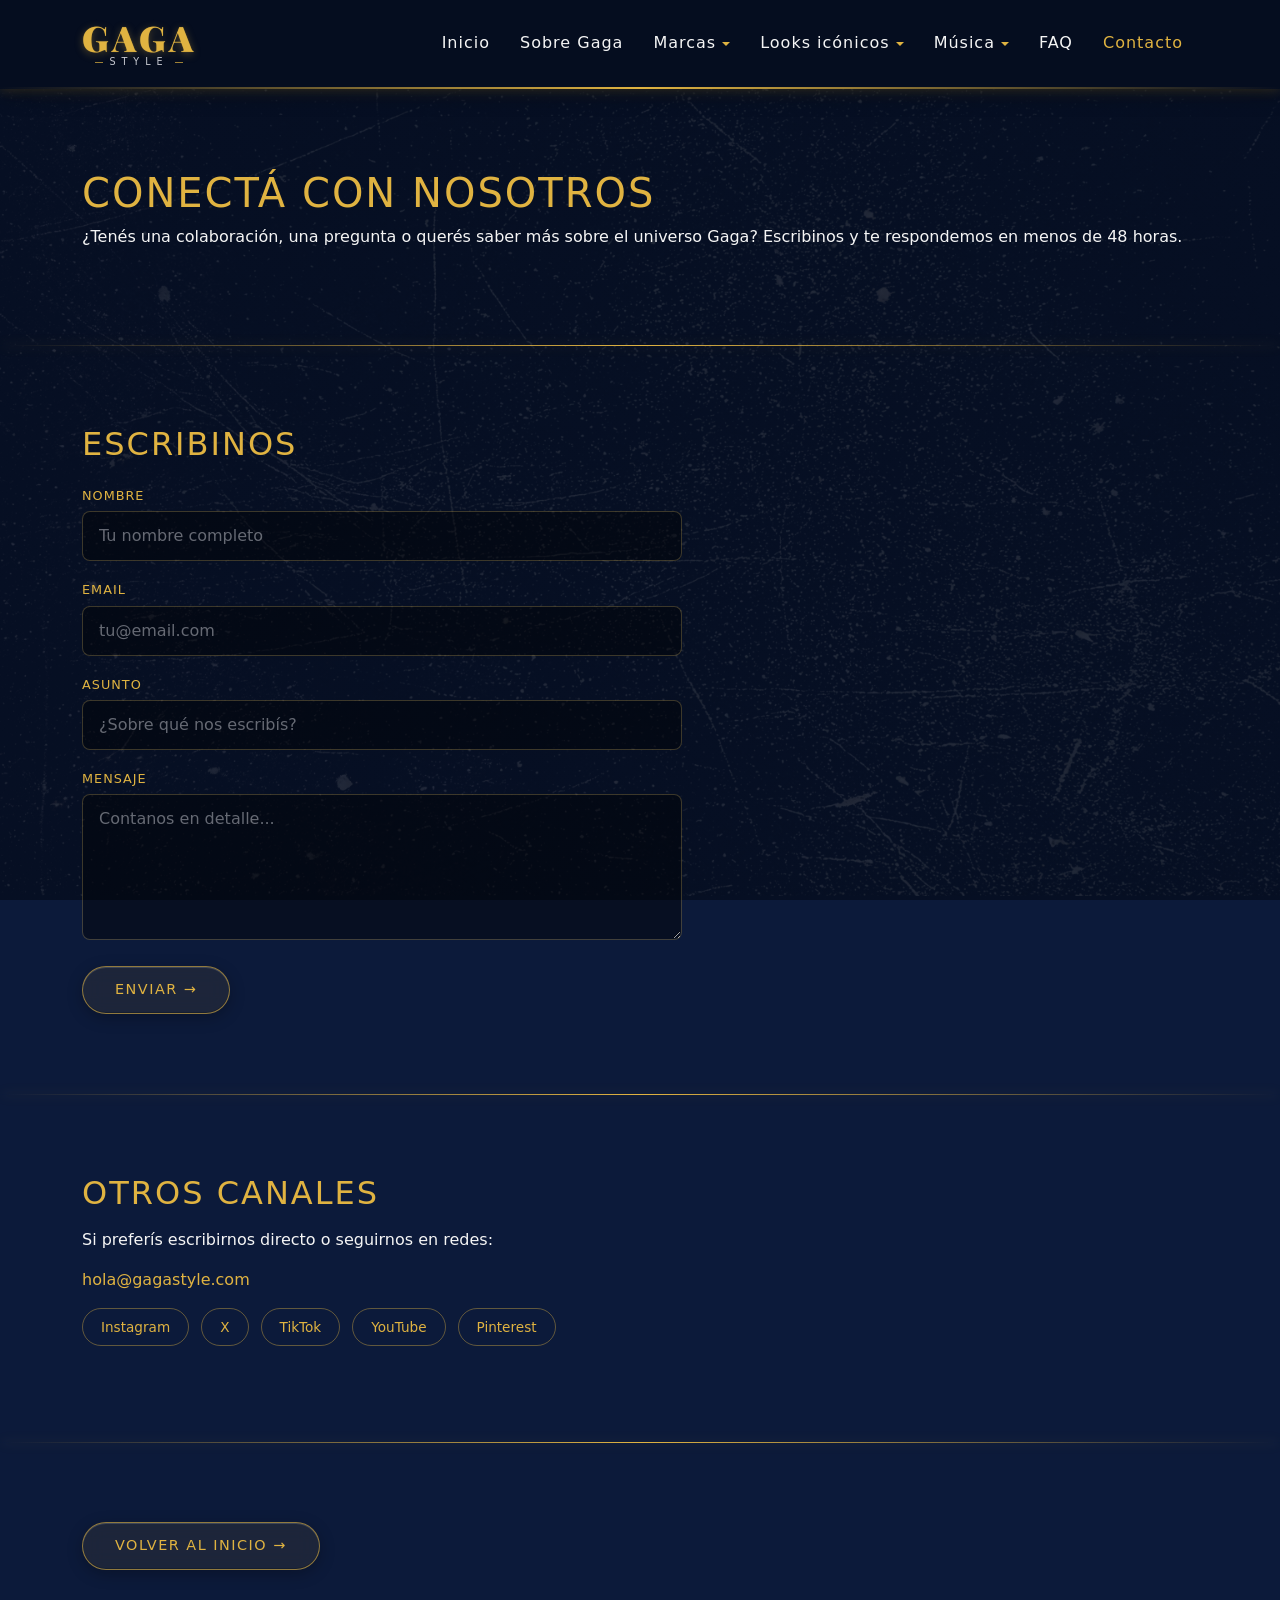
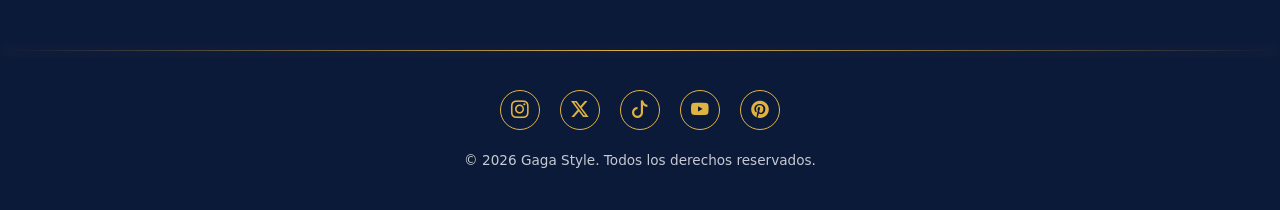
<file: secciones/contacto.html>
<!DOCTYPE html>
<html lang="es">
<head>
    <meta charset="UTF-8">
    <meta name="viewport" content="width=device-width, initial-scale=1.0">
    <link rel="icon" type="image/svg+xml" href="../multimedia/favicon.svg">
    <title>Contacto — GAGA Style</title>
    <link rel="stylesheet" href="../estilos/bootstrap.css">
    <link rel="stylesheet" href="https://cdn.jsdelivr.net/npm/bootstrap-icons@1.11.3/font/bootstrap-icons.css">
    <link rel="preconnect" href="https://fonts.googleapis.com">
    <link rel="preconnect" href="https://fonts.gstatic.com" crossorigin>
    <link rel="stylesheet" href="https://fonts.googleapis.com/css2?family=Playfair+Display:wght@700;900&display=swap">
    <link rel="stylesheet" href="../estilos/estilos.css">
</head>
<body>

    <header>
        <nav class="navbar navbar-expand-lg">
            <div class="container">
                <a class="navbar-brand" href="../index.html">
                    <span class="brand-main">GAGA</span>
                    <span class="brand-tag">Style</span>
                </a>
                <button class="navbar-toggler" type="button" data-bs-toggle="collapse" data-bs-target="#menuPrincipal" aria-controls="menuPrincipal" aria-expanded="false" aria-label="Abrir menú">
                    <span class="navbar-toggler-icon"></span>
                </button>
                <div class="collapse navbar-collapse" id="menuPrincipal">
                    <ul class="navbar-nav ms-auto">
                        <li class="nav-item"><a class="nav-link" href="../index.html">Inicio</a></li>
                        <li class="nav-item"><a class="nav-link" href="sobre.html">Sobre Gaga</a></li>
                        <li class="nav-item dropdown">
                            <a class="nav-link dropdown-toggle" href="../index.html#marcas" role="button" data-bs-toggle="dropdown" aria-expanded="false">Marcas</a>
                            <ul class="dropdown-menu">
                                <li><a class="dropdown-item" href="marca1.html">Versace</a></li>
                                <li><a class="dropdown-item" href="marca2.html">Armani</a></li>
                                <li><a class="dropdown-item" href="marca3.html">Valentino</a></li>
                                <li><a class="dropdown-item" href="marca4.html">Mugler</a></li>
                                <li><a class="dropdown-item" href="marca5.html">Alexander McQueen</a></li>
                                <li><a class="dropdown-item" href="marca6.html">Gucci</a></li>
                            </ul>
                        </li>
                        <li class="nav-item dropdown">
                            <a class="nav-link dropdown-toggle" href="../index.html#looks" role="button" data-bs-toggle="dropdown" aria-expanded="false">Looks icónicos</a>
                            <ul class="dropdown-menu">
                                <li><a class="dropdown-item" href="look1.html">Vestido de carne</a></li>
                                <li><a class="dropdown-item" href="look2.html">Burbujas plásticas</a></li>
                                <li><a class="dropdown-item" href="look3.html">Alta costura roja</a></li>
                            </ul>
                        </li>
                        <li class="nav-item dropdown nav-musica-pc">
                            <a class="nav-link dropdown-toggle" href="../index.html#musica" role="button" data-bs-toggle="dropdown" aria-expanded="false">Música</a>
                            <ul class="dropdown-menu">
                                <li><a class="dropdown-item" href="../index.html#musica">Música</a></li>
                                <li><a class="dropdown-item" href="../index.html#video">Video</a></li>
                                <li><a class="dropdown-item" href="discografia.html">Discografía</a></li>
                            </ul>
                        </li>
                        <li class="nav-item nav-musica-flat"><a class="nav-link" href="discografia.html">Discografía</a></li>
                        <li class="nav-item nav-musica-flat"><a class="nav-link" href="../index.html#musica">Música</a></li>
                        <li class="nav-item nav-musica-flat"><a class="nav-link" href="../index.html#video">Video</a></li>
                        <li class="nav-item"><a class="nav-link" href="../index.html#faq">FAQ</a></li>
                        <li class="nav-item"><a class="nav-link active" aria-current="page" href="contacto.html">Contacto</a></li>
                    </ul>
                </div>
            </div>
        </nav>
    </header>

    <main>

        <!-- Intro -->
        <section id="intro-contacto">
            <div class="container">
                <h1>Conectá con nosotros</h1>
                <p>¿Tenés una colaboración, una pregunta o querés saber más sobre el universo Gaga? Escribinos y te respondemos en menos de 48 horas.</p>
            </div>
        </section>

        <!-- Formulario -->
        <section id="formulario">
            <div class="container">
                <h2>Escribinos</h2>
                <form>
                    <div class="mb-3">
                        <label for="nombre" class="form-label">Nombre</label>
                        <input type="text" class="form-control" id="nombre" name="nombre" placeholder="Tu nombre completo" required>
                    </div>
                    <div class="mb-3">
                        <label for="email" class="form-label">Email</label>
                        <input type="email" class="form-control" id="email" name="email" placeholder="tu@email.com" required>
                    </div>
                    <div class="mb-3">
                        <label for="asunto" class="form-label">Asunto</label>
                        <input type="text" class="form-control" id="asunto" name="asunto" placeholder="¿Sobre qué nos escribís?" required>
                    </div>
                    <div class="mb-3">
                        <label for="mensaje" class="form-label">Mensaje</label>
                        <textarea class="form-control" id="mensaje" name="mensaje" rows="5" placeholder="Contanos en detalle..." required></textarea>
                    </div>
                    <button type="submit" class="btn btn-outline-warning">Enviar</button>
                </form>
            </div>
        </section>

        <!-- Otros canales -->
        <section id="canales">
            <div class="container">
                <h2>Otros canales</h2>
                <p>Si preferís escribirnos directo o seguirnos en redes:</p>
                <p><a href="mailto:hola@gagastyle.com">hola@gagastyle.com</a></p>
                <ul class="list-unstyled redes-contacto">
                    <li><a href="https://instagram.com/">Instagram</a></li>
                    <li><a href="https://x.com/">X</a></li>
                    <li><a href="https://tiktok.com/">TikTok</a></li>
                    <li><a href="https://youtube.com/">YouTube</a></li>
                    <li><a href="https://pinterest.com/">Pinterest</a></li>
                </ul>
            </div>
        </section>

        <!-- Volver -->
        <section id="volver">
            <div class="container">
                <a href="../index.html" class="btn btn-outline-warning">Volver al inicio</a>
            </div>
        </section>

    </main>

    <footer>
        <div class="container text-center">
            <ul class="list-unstyled">
                <li><a href="https://instagram.com/" aria-label="Instagram"><i class="bi bi-instagram"></i></a></li>
                <li><a href="https://x.com/" aria-label="X"><i class="bi bi-twitter-x"></i></a></li>
                <li><a href="https://tiktok.com/" aria-label="TikTok"><i class="bi bi-tiktok"></i></a></li>
                <li><a href="https://youtube.com/" aria-label="YouTube"><i class="bi bi-youtube"></i></a></li>
                <li><a href="https://pinterest.com/" aria-label="Pinterest"><i class="bi bi-pinterest"></i></a></li>
            </ul>
            <p>&copy; 2026 Gaga Style. Todos los derechos reservados.</p>
        </div>
    </footer>

    <script src="../js/bootstrap.bundle.min.js"></script>
</body>
</html>
</file>
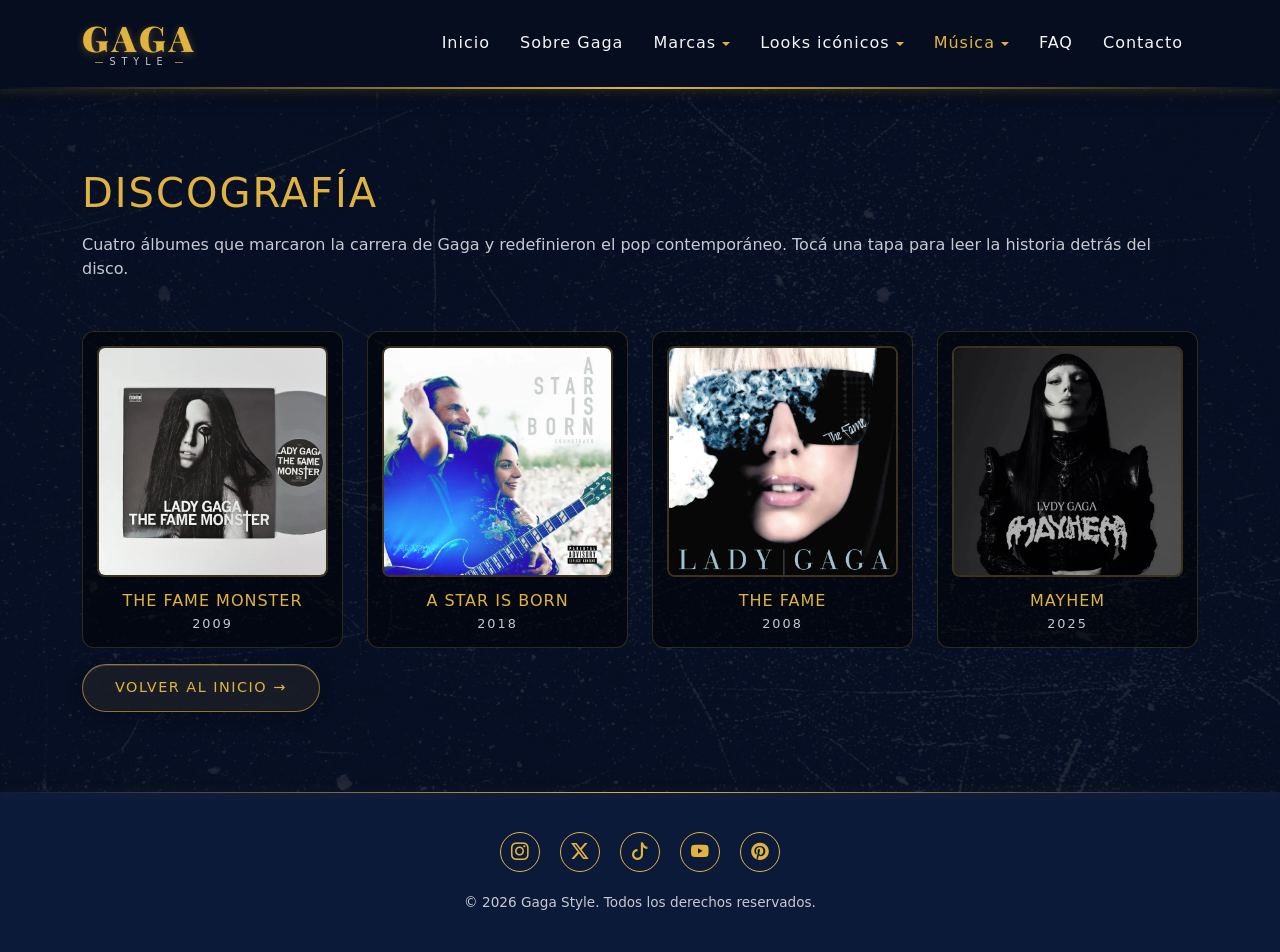
<file: secciones/discografia.html>
<!DOCTYPE html>
<html lang="es">
<head>
    <meta charset="UTF-8">
    <meta name="viewport" content="width=device-width, initial-scale=1.0">
    <link rel="icon" type="image/svg+xml" href="../multimedia/favicon.svg">
    <title>Discografía — GAGA Style</title>
    <link rel="stylesheet" href="../estilos/bootstrap.css">
    <link rel="stylesheet" href="https://cdn.jsdelivr.net/npm/bootstrap-icons@1.11.3/font/bootstrap-icons.css">
    <link rel="preconnect" href="https://fonts.googleapis.com">
    <link rel="preconnect" href="https://fonts.gstatic.com" crossorigin>
    <link rel="stylesheet" href="https://fonts.googleapis.com/css2?family=Playfair+Display:wght@700;900&display=swap">
    <link rel="stylesheet" href="../estilos/estilos.css">
</head>
<body>

    <header>
        <nav class="navbar navbar-expand-lg">
            <div class="container">
                <a class="navbar-brand" href="../index.html">
                    <span class="brand-main">GAGA</span>
                    <span class="brand-tag">Style</span>
                </a>
                <button class="navbar-toggler" type="button" data-bs-toggle="collapse" data-bs-target="#menuPrincipal" aria-controls="menuPrincipal" aria-expanded="false" aria-label="Abrir menú">
                    <span class="navbar-toggler-icon"></span>
                </button>
                <div class="collapse navbar-collapse" id="menuPrincipal">
                    <ul class="navbar-nav ms-auto">
                        <li class="nav-item"><a class="nav-link" href="../index.html">Inicio</a></li>
                        <li class="nav-item"><a class="nav-link" href="sobre.html">Sobre Gaga</a></li>
                        <li class="nav-item dropdown">
                            <a class="nav-link dropdown-toggle" href="../index.html#marcas" role="button" data-bs-toggle="dropdown" aria-expanded="false">Marcas</a>
                            <ul class="dropdown-menu">
                                <li><a class="dropdown-item" href="marca1.html">Versace</a></li>
                                <li><a class="dropdown-item" href="marca2.html">Armani</a></li>
                                <li><a class="dropdown-item" href="marca3.html">Valentino</a></li>
                                <li><a class="dropdown-item" href="marca4.html">Mugler</a></li>
                                <li><a class="dropdown-item" href="marca5.html">Alexander McQueen</a></li>
                                <li><a class="dropdown-item" href="marca6.html">Gucci</a></li>
                            </ul>
                        </li>
                        <li class="nav-item dropdown">
                            <a class="nav-link dropdown-toggle" href="../index.html#looks" role="button" data-bs-toggle="dropdown" aria-expanded="false">Looks icónicos</a>
                            <ul class="dropdown-menu">
                                <li><a class="dropdown-item" href="look1.html">Vestido de carne</a></li>
                                <li><a class="dropdown-item" href="look2.html">Burbujas plásticas</a></li>
                                <li><a class="dropdown-item" href="look3.html">Alta costura roja</a></li>
                            </ul>
                        </li>
                        <li class="nav-item dropdown nav-musica-pc">
                            <a class="nav-link dropdown-toggle active" aria-current="page" href="../index.html#musica" role="button" data-bs-toggle="dropdown" aria-expanded="false">Música</a>
                            <ul class="dropdown-menu">
                                <li><a class="dropdown-item" href="../index.html#musica">Música</a></li>
                                <li><a class="dropdown-item" href="../index.html#video">Video</a></li>
                                <li><a class="dropdown-item active" aria-current="page" href="discografia.html">Discografía</a></li>
                            </ul>
                        </li>
                        <li class="nav-item nav-musica-flat"><a class="nav-link active" aria-current="page" href="discografia.html">Discografía</a></li>
                        <li class="nav-item nav-musica-flat"><a class="nav-link" href="../index.html#musica">Música</a></li>
                        <li class="nav-item nav-musica-flat"><a class="nav-link" href="../index.html#video">Video</a></li>
                        <li class="nav-item"><a class="nav-link" href="../index.html#faq">FAQ</a></li>
                        <li class="nav-item"><a class="nav-link" href="contacto.html">Contacto</a></li>
                    </ul>
                </div>
            </div>
        </nav>
    </header>

    <main>

        <!-- Galería de discografía: 4 álbumes icónicos de Lady Gaga.
             Mobile: 1 columna (col-12). Tablet: 2 columnas (col-md-6). PC: 4 columnas (col-lg-3).
             Cada tapa es un <button> que abre un modal de Bootstrap con el texto del álbum. -->
        <section id="discografia">
            <div class="container">
                <h1>Discografía</h1>
                <p>Cuatro álbumes que marcaron la carrera de Gaga y redefinieron el pop contemporáneo. Tocá una tapa para leer la historia detrás del disco.</p>

                <ul class="row list-unstyled galeria-discos">
                    <li class="col-12 col-md-6 col-lg-3">
                        <article class="tarjeta-disco">
                            <button type="button" class="disco-trigger" data-bs-toggle="modal" data-bs-target="#discoModal1" aria-label="Abrir detalle de The Fame Monster">
                                <picture>
                                    <source media="(max-width: 767px)" srcset="../multimedia/discos/disco_mobile1.webp">
                                    <source media="(max-width: 991px)" srcset="../multimedia/discos/disco_tablet1.webp">
                                    <img src="../multimedia/discos/disco_pc1.webp" class="img-fluid" alt="Tapa del álbum The Fame Monster de Lady Gaga">
                                </picture>
                            </button>
                            <div class="disco-info">
                                <h2>The Fame Monster</h2>
                                <p>2009</p>
                            </div>
                        </article>
                    </li>
                    <li class="col-12 col-md-6 col-lg-3">
                        <article class="tarjeta-disco">
                            <button type="button" class="disco-trigger" data-bs-toggle="modal" data-bs-target="#discoModal2" aria-label="Abrir detalle de A Star Is Born">
                                <picture>
                                    <source media="(max-width: 767px)" srcset="../multimedia/discos/disco_mobile2.webp">
                                    <source media="(max-width: 991px)" srcset="../multimedia/discos/disco_tablet2.webp">
                                    <img src="../multimedia/discos/disco_pc2.webp" class="img-fluid" alt="Tapa del soundtrack de A Star Is Born con Lady Gaga y Bradley Cooper">
                                </picture>
                            </button>
                            <div class="disco-info">
                                <h2>A Star Is Born</h2>
                                <p>2018</p>
                            </div>
                        </article>
                    </li>
                    <li class="col-12 col-md-6 col-lg-3">
                        <article class="tarjeta-disco">
                            <button type="button" class="disco-trigger" data-bs-toggle="modal" data-bs-target="#discoModal3" aria-label="Abrir detalle de The Fame">
                                <picture>
                                    <source media="(max-width: 767px)" srcset="../multimedia/discos/disco_mobile3.webp">
                                    <source media="(max-width: 991px)" srcset="../multimedia/discos/disco_tablet3.webp">
                                    <img src="../multimedia/discos/disco_pc3.webp" class="img-fluid" alt="Tapa del álbum The Fame de Lady Gaga">
                                </picture>
                            </button>
                            <div class="disco-info">
                                <h2>The Fame</h2>
                                <p>2008</p>
                            </div>
                        </article>
                    </li>
                    <li class="col-12 col-md-6 col-lg-3">
                        <article class="tarjeta-disco">
                            <button type="button" class="disco-trigger" data-bs-toggle="modal" data-bs-target="#discoModal4" aria-label="Abrir detalle de Mayhem">
                                <picture>
                                    <source media="(max-width: 767px)" srcset="../multimedia/discos/disco_mobile4.webp">
                                    <source media="(max-width: 991px)" srcset="../multimedia/discos/disco_tablet4.webp">
                                    <img src="../multimedia/discos/disco_pc4.webp" class="img-fluid" alt="Tapa del álbum Mayhem de Lady Gaga">
                                </picture>
                            </button>
                            <div class="disco-info">
                                <h2>Mayhem</h2>
                                <p>2025</p>
                            </div>
                        </article>
                    </li>
                </ul>

                <a href="../index.html" class="btn btn-outline-warning">Volver al inicio</a>
            </div>
        </section>

    </main>

    <footer>
        <div class="container text-center">
            <ul class="list-unstyled">
                <li><a href="https://instagram.com/" aria-label="Instagram"><i class="bi bi-instagram"></i></a></li>
                <li><a href="https://x.com/" aria-label="X"><i class="bi bi-twitter-x"></i></a></li>
                <li><a href="https://tiktok.com/" aria-label="TikTok"><i class="bi bi-tiktok"></i></a></li>
                <li><a href="https://youtube.com/" aria-label="YouTube"><i class="bi bi-youtube"></i></a></li>
                <li><a href="https://pinterest.com/" aria-label="Pinterest"><i class="bi bi-pinterest"></i></a></li>
            </ul>
            <p>&copy; 2026 Gaga Style. Todos los derechos reservados.</p>
        </div>
    </footer>

    <!-- Modales: uno por disco. Se abren al clickear la tapa (botón con data-bs-toggle="modal"
         y data-bs-target apuntando al id del modal). Mismo lenguaje visual que .look-modal
         de los marcaN-look.html: navy + marco dorado. -->
    <div class="modal fade disco-modal" id="discoModal1" tabindex="-1" aria-labelledby="discoModal1Label" aria-hidden="true">
        <div class="modal-dialog modal-lg modal-dialog-centered">
            <div class="modal-content">
                <div class="modal-header">
                    <h2 class="modal-title" id="discoModal1Label">The Fame Monster · 2009</h2>
                    <button type="button" class="btn-close" data-bs-dismiss="modal" aria-label="Cerrar"></button>
                </div>
                <div class="modal-body">
                    <div class="row g-4 align-items-center">
                        <div class="col-md-5">
                            <img src="../multimedia/discos/disco_pc1.webp" class="img-fluid disco-modal-img" alt="Tapa del álbum The Fame Monster de Lady Gaga">
                        </div>
                        <div class="col-md-7">
                            <p>Segundo lanzamiento de Gaga: un EP de ocho canciones pensado como reverso oscuro de <em>The Fame</em>. Contiene himnos como "Bad Romance", "Telephone" (con Beyoncé) y "Alejandro". Acá Gaga explora el lado tóxico de la fama, los miedos y obsesiones que la persiguen tras volverse una estrella global.</p>
                        </div>
                    </div>
                </div>
            </div>
        </div>
    </div>

    <div class="modal fade disco-modal" id="discoModal2" tabindex="-1" aria-labelledby="discoModal2Label" aria-hidden="true">
        <div class="modal-dialog modal-lg modal-dialog-centered">
            <div class="modal-content">
                <div class="modal-header">
                    <h2 class="modal-title" id="discoModal2Label">A Star Is Born · 2018</h2>
                    <button type="button" class="btn-close" data-bs-dismiss="modal" aria-label="Cerrar"></button>
                </div>
                <div class="modal-body">
                    <div class="row g-4 align-items-center">
                        <div class="col-md-5">
                            <img src="../multimedia/discos/disco_pc2.webp" class="img-fluid disco-modal-img" alt="Tapa del soundtrack de A Star Is Born con Lady Gaga y Bradley Cooper">
                        </div>
                        <div class="col-md-7">
                            <p>Banda sonora de la película homónima protagonizada junto a Bradley Cooper. El álbum mostró la faceta más íntima y vocal de Gaga, con "Shallow" a la cabeza: canción que ganó el Oscar a Mejor Canción Original en 2019. Marcó un giro hacia lo acústico, emocional y cinematográfico.</p>
                        </div>
                    </div>
                </div>
            </div>
        </div>
    </div>

    <div class="modal fade disco-modal" id="discoModal3" tabindex="-1" aria-labelledby="discoModal3Label" aria-hidden="true">
        <div class="modal-dialog modal-lg modal-dialog-centered">
            <div class="modal-content">
                <div class="modal-header">
                    <h2 class="modal-title" id="discoModal3Label">The Fame · 2008</h2>
                    <button type="button" class="btn-close" data-bs-dismiss="modal" aria-label="Cerrar"></button>
                </div>
                <div class="modal-body">
                    <div class="row g-4 align-items-center">
                        <div class="col-md-5">
                            <img src="../multimedia/discos/disco_pc3.webp" class="img-fluid disco-modal-img" alt="Tapa del álbum The Fame de Lady Gaga">
                        </div>
                        <div class="col-md-7">
                            <p>El álbum debut que la convirtió en superestrella global. "Just Dance", "Poker Face", "Paparazzi" y "LoveGame" dominaron radios y pistas de baile de todo el planeta. Estableció el sonido electropop teatral que definiría una era entera del pop mainstream.</p>
                        </div>
                    </div>
                </div>
            </div>
        </div>
    </div>

    <div class="modal fade disco-modal" id="discoModal4" tabindex="-1" aria-labelledby="discoModal4Label" aria-hidden="true">
        <div class="modal-dialog modal-lg modal-dialog-centered">
            <div class="modal-content">
                <div class="modal-header">
                    <h2 class="modal-title" id="discoModal4Label">Mayhem · 2025</h2>
                    <button type="button" class="btn-close" data-bs-dismiss="modal" aria-label="Cerrar"></button>
                </div>
                <div class="modal-body">
                    <div class="row g-4 align-items-center">
                        <div class="col-md-5">
                            <img src="../multimedia/discos/disco_pc4.webp" class="img-fluid disco-modal-img" alt="Tapa del álbum Mayhem de Lady Gaga">
                        </div>
                        <div class="col-md-7">
                            <p>Séptimo álbum de estudio: regreso al pop oscuro y experimental, con influencias industriales y de glam rock. Lanzado en marzo de 2025, recupera la teatralidad y el riesgo estético de sus primeros años, ahora filtrado por dos décadas de carrera.</p>
                        </div>
                    </div>
                </div>
            </div>
        </div>
    </div>

    <script src="../js/bootstrap.bundle.min.js"></script>
</body>
</html>
</file>
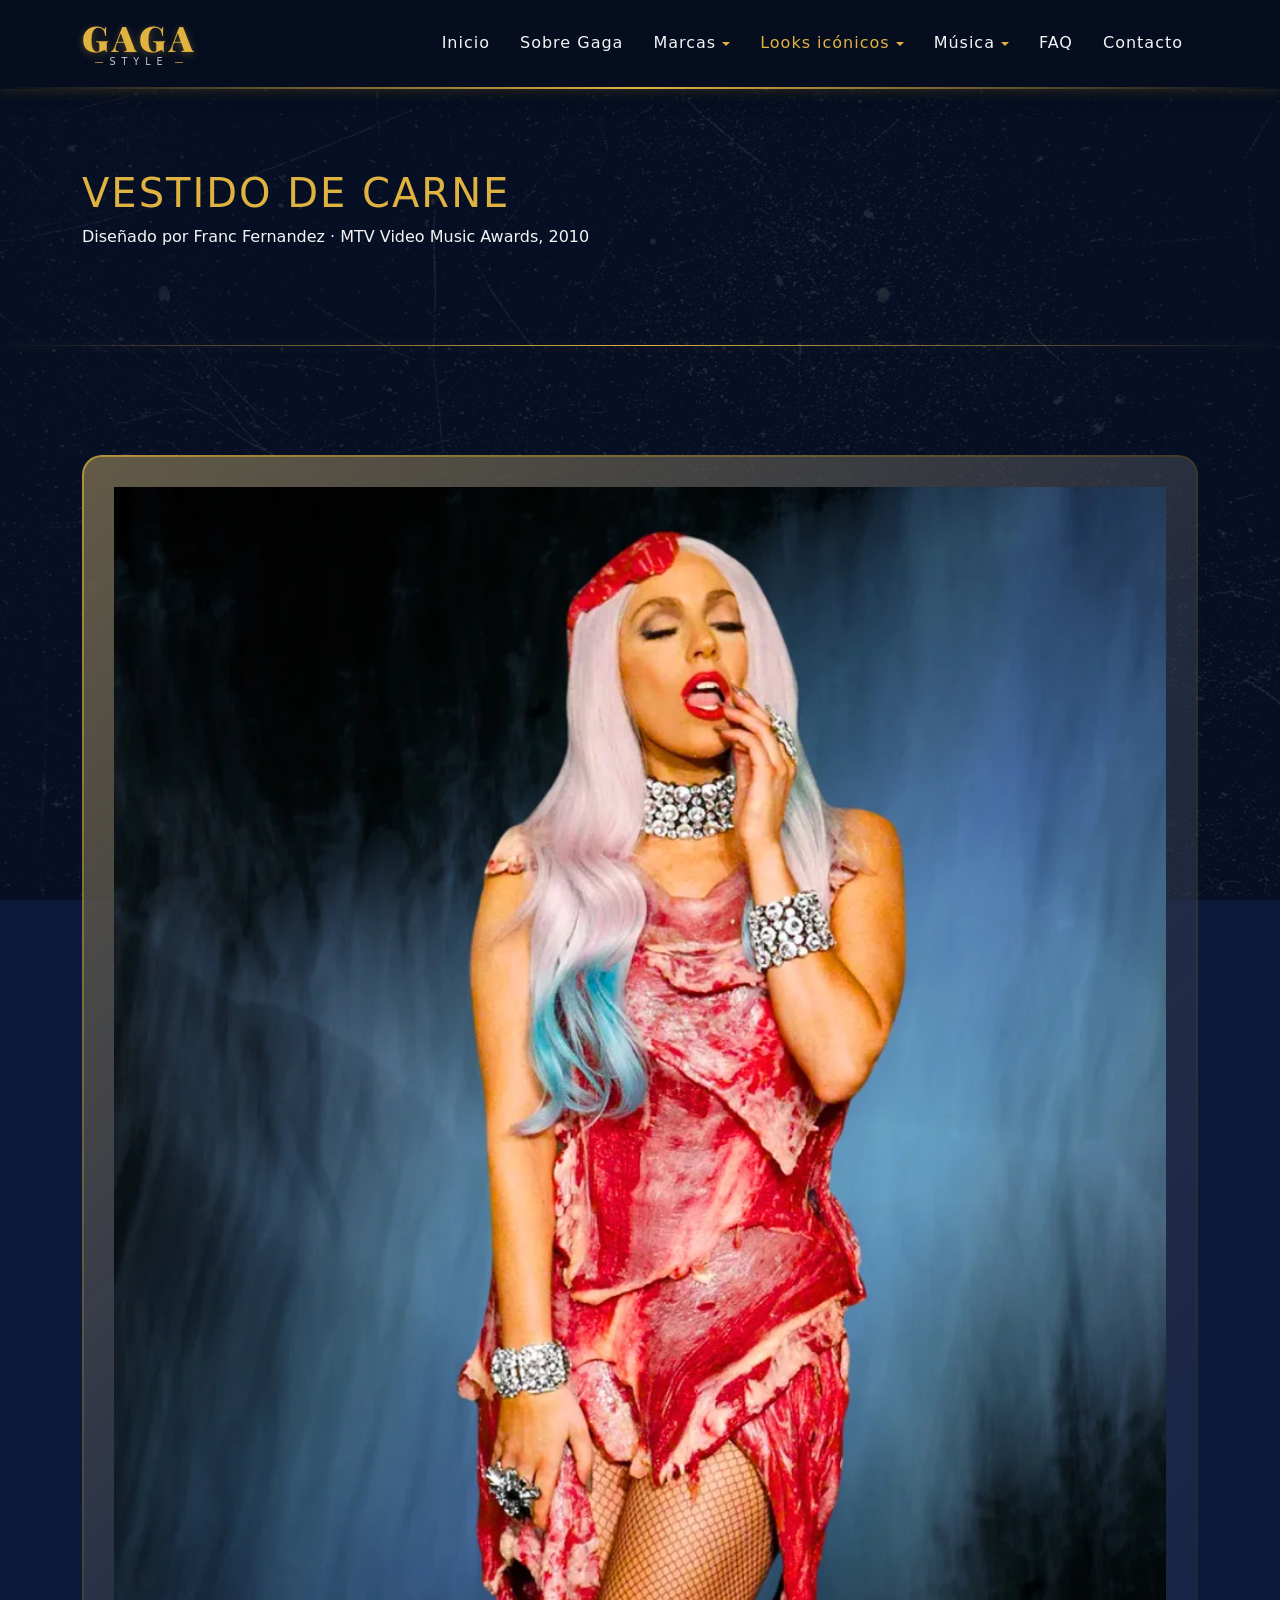
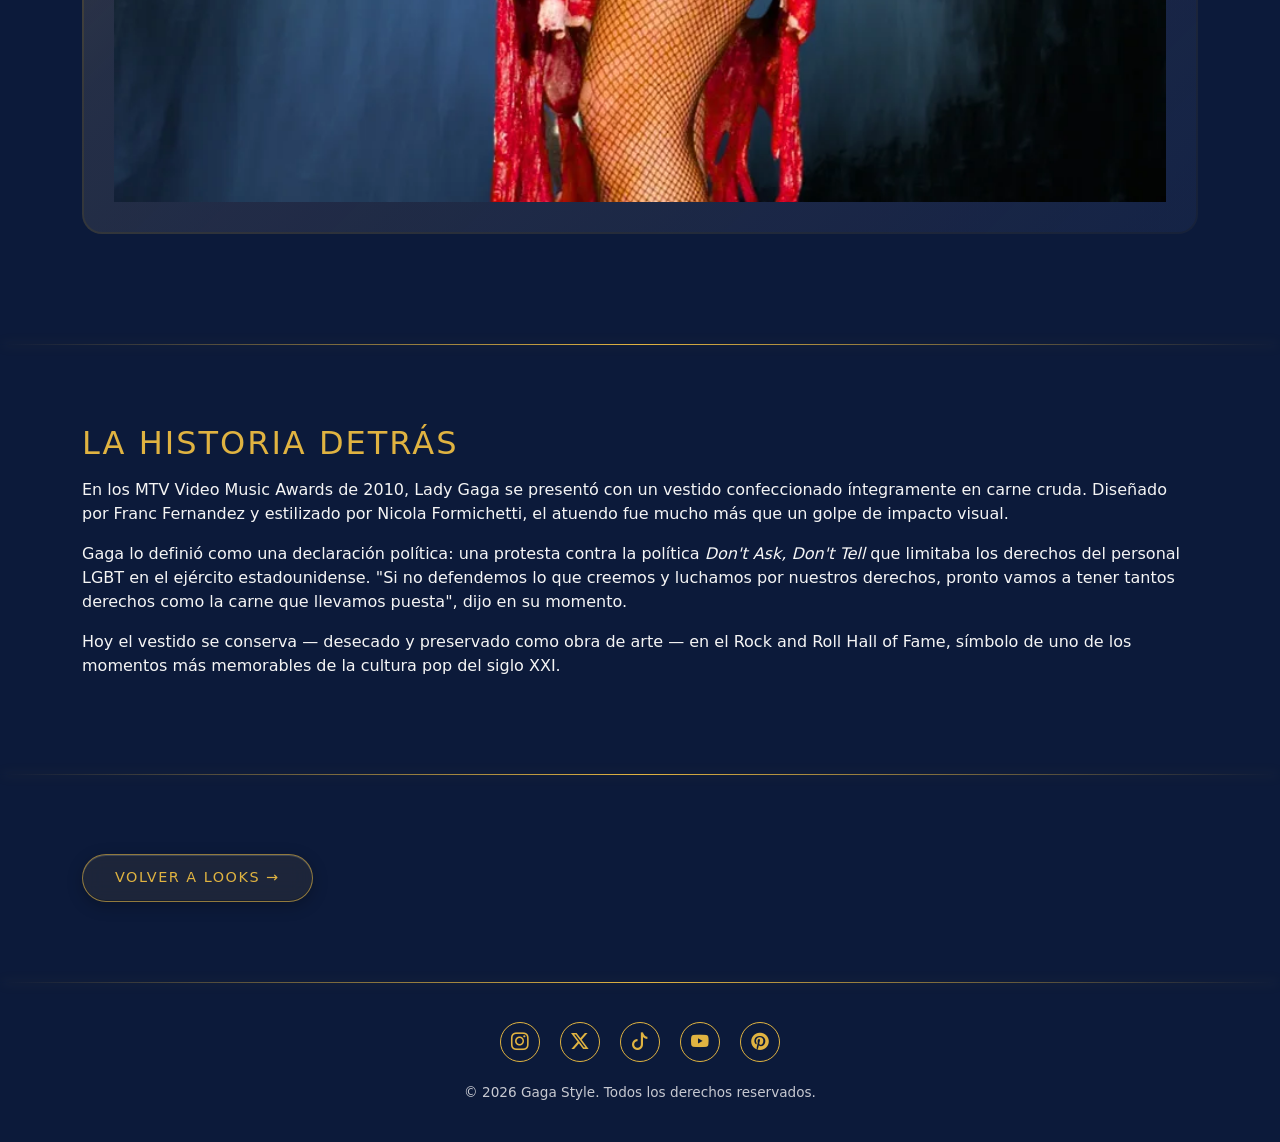
<file: secciones/look1.html>
<!DOCTYPE html>
<html lang="es">
<head>
    <meta charset="UTF-8">
    <meta name="viewport" content="width=device-width, initial-scale=1.0">
    <link rel="icon" type="image/svg+xml" href="../multimedia/favicon.svg">
    <title>Vestido de carne — GAGA Style</title>
    <link rel="stylesheet" href="../estilos/bootstrap.css">
    <link rel="stylesheet" href="https://cdn.jsdelivr.net/npm/bootstrap-icons@1.11.3/font/bootstrap-icons.css">
    <link rel="preconnect" href="https://fonts.googleapis.com">
    <link rel="preconnect" href="https://fonts.gstatic.com" crossorigin>
    <link rel="stylesheet" href="https://fonts.googleapis.com/css2?family=Playfair+Display:wght@700;900&display=swap">
    <link rel="stylesheet" href="../estilos/estilos.css">
</head>
<body>

    <header>
        <nav class="navbar navbar-expand-lg">
            <div class="container">
                <a class="navbar-brand" href="../index.html">
                    <span class="brand-main">GAGA</span>
                    <span class="brand-tag">Style</span>
                </a>
                <button class="navbar-toggler" type="button" data-bs-toggle="collapse" data-bs-target="#menuPrincipal" aria-controls="menuPrincipal" aria-expanded="false" aria-label="Abrir menú">
                    <span class="navbar-toggler-icon"></span>
                </button>
                <div class="collapse navbar-collapse" id="menuPrincipal">
                    <ul class="navbar-nav ms-auto">
                        <li class="nav-item"><a class="nav-link" href="../index.html">Inicio</a></li>
                        <li class="nav-item"><a class="nav-link" href="sobre.html">Sobre Gaga</a></li>
                        <li class="nav-item dropdown">
                            <a class="nav-link dropdown-toggle" href="../index.html#marcas" role="button" data-bs-toggle="dropdown" aria-expanded="false">Marcas</a>
                            <ul class="dropdown-menu">
                                <li><a class="dropdown-item" href="marca1.html">Versace</a></li>
                                <li><a class="dropdown-item" href="marca2.html">Armani</a></li>
                                <li><a class="dropdown-item" href="marca3.html">Valentino</a></li>
                                <li><a class="dropdown-item" href="marca4.html">Mugler</a></li>
                                <li><a class="dropdown-item" href="marca5.html">Alexander McQueen</a></li>
                                <li><a class="dropdown-item" href="marca6.html">Gucci</a></li>
                            </ul>
                        </li>
                        <li class="nav-item dropdown">
                            <a class="nav-link dropdown-toggle active" aria-current="page" href="../index.html#looks" role="button" data-bs-toggle="dropdown" aria-expanded="false">Looks icónicos</a>
                            <ul class="dropdown-menu">
                                <li><a class="dropdown-item" href="look1.html">Vestido de carne</a></li>
                                <li><a class="dropdown-item" href="look2.html">Burbujas plásticas</a></li>
                                <li><a class="dropdown-item" href="look3.html">Alta costura roja</a></li>
                            </ul>
                        </li>
                        <li class="nav-item dropdown nav-musica-pc">
                            <a class="nav-link dropdown-toggle" href="../index.html#musica" role="button" data-bs-toggle="dropdown" aria-expanded="false">Música</a>
                            <ul class="dropdown-menu">
                                <li><a class="dropdown-item" href="../index.html#musica">Música</a></li>
                                <li><a class="dropdown-item" href="../index.html#video">Video</a></li>
                                <li><a class="dropdown-item" href="discografia.html">Discografía</a></li>
                            </ul>
                        </li>
                        <li class="nav-item nav-musica-flat"><a class="nav-link" href="discografia.html">Discografía</a></li>
                        <li class="nav-item nav-musica-flat"><a class="nav-link" href="../index.html#musica">Música</a></li>
                        <li class="nav-item nav-musica-flat"><a class="nav-link" href="../index.html#video">Video</a></li>
                        <li class="nav-item"><a class="nav-link" href="../index.html#faq">FAQ</a></li>
                        <li class="nav-item"><a class="nav-link" href="contacto.html">Contacto</a></li>
                    </ul>
                </div>
            </div>
        </nav>
    </header>

    <main>

        <!-- Intro -->
        <section id="intro-look">
            <div class="container">
                <h1>Vestido de carne</h1>
                <p>Diseñado por Franc Fernandez · MTV Video Music Awards, 2010</p>
            </div>
        </section>

        <!-- Imagen -->
        <section id="imagen-look">
            <div class="container">
                <figure>
                    <picture>
                        <source media="(max-width: 767px)" srcset="../multimedia/looks/look1_mobile.webp">
                        <source media="(max-width: 991px)" srcset="../multimedia/looks/look1_tablet.webp">
                        <img src="../multimedia/looks/look1_pc.webp" class="img-fluid" alt="Lady Gaga con el vestido de carne en los MTV VMAs 2010">
                    </picture>
                </figure>
            </div>
        </section>

        <!-- Historia -->
        <section id="historia">
            <div class="container">
                <h2>La historia detrás</h2>
                <p>En los MTV Video Music Awards de 2010, Lady Gaga se presentó con un vestido confeccionado íntegramente en carne cruda. Diseñado por Franc Fernandez y estilizado por Nicola Formichetti, el atuendo fue mucho más que un golpe de impacto visual.</p>
                <p>Gaga lo definió como una declaración política: una protesta contra la política <em>Don't Ask, Don't Tell</em> que limitaba los derechos del personal LGBT en el ejército estadounidense. "Si no defendemos lo que creemos y luchamos por nuestros derechos, pronto vamos a tener tantos derechos como la carne que llevamos puesta", dijo en su momento.</p>
                <p>Hoy el vestido se conserva — desecado y preservado como obra de arte — en el Rock and Roll Hall of Fame, símbolo de uno de los momentos más memorables de la cultura pop del siglo XXI.</p>
            </div>
        </section>

        <!-- Volver -->
        <section id="volver">
            <div class="container">
                <a href="../index.html#looks" class="btn btn-outline-warning">Volver a looks</a>
            </div>
        </section>

    </main>

    <footer>
        <div class="container text-center">
            <ul class="list-unstyled">
                <li><a href="https://instagram.com/" aria-label="Instagram"><i class="bi bi-instagram"></i></a></li>
                <li><a href="https://x.com/" aria-label="X"><i class="bi bi-twitter-x"></i></a></li>
                <li><a href="https://tiktok.com/" aria-label="TikTok"><i class="bi bi-tiktok"></i></a></li>
                <li><a href="https://youtube.com/" aria-label="YouTube"><i class="bi bi-youtube"></i></a></li>
                <li><a href="https://pinterest.com/" aria-label="Pinterest"><i class="bi bi-pinterest"></i></a></li>
            </ul>
            <p>&copy; 2026 Gaga Style. Todos los derechos reservados.</p>
        </div>
    </footer>

    <script src="../js/bootstrap.bundle.min.js"></script>
</body>
</html>
</file>
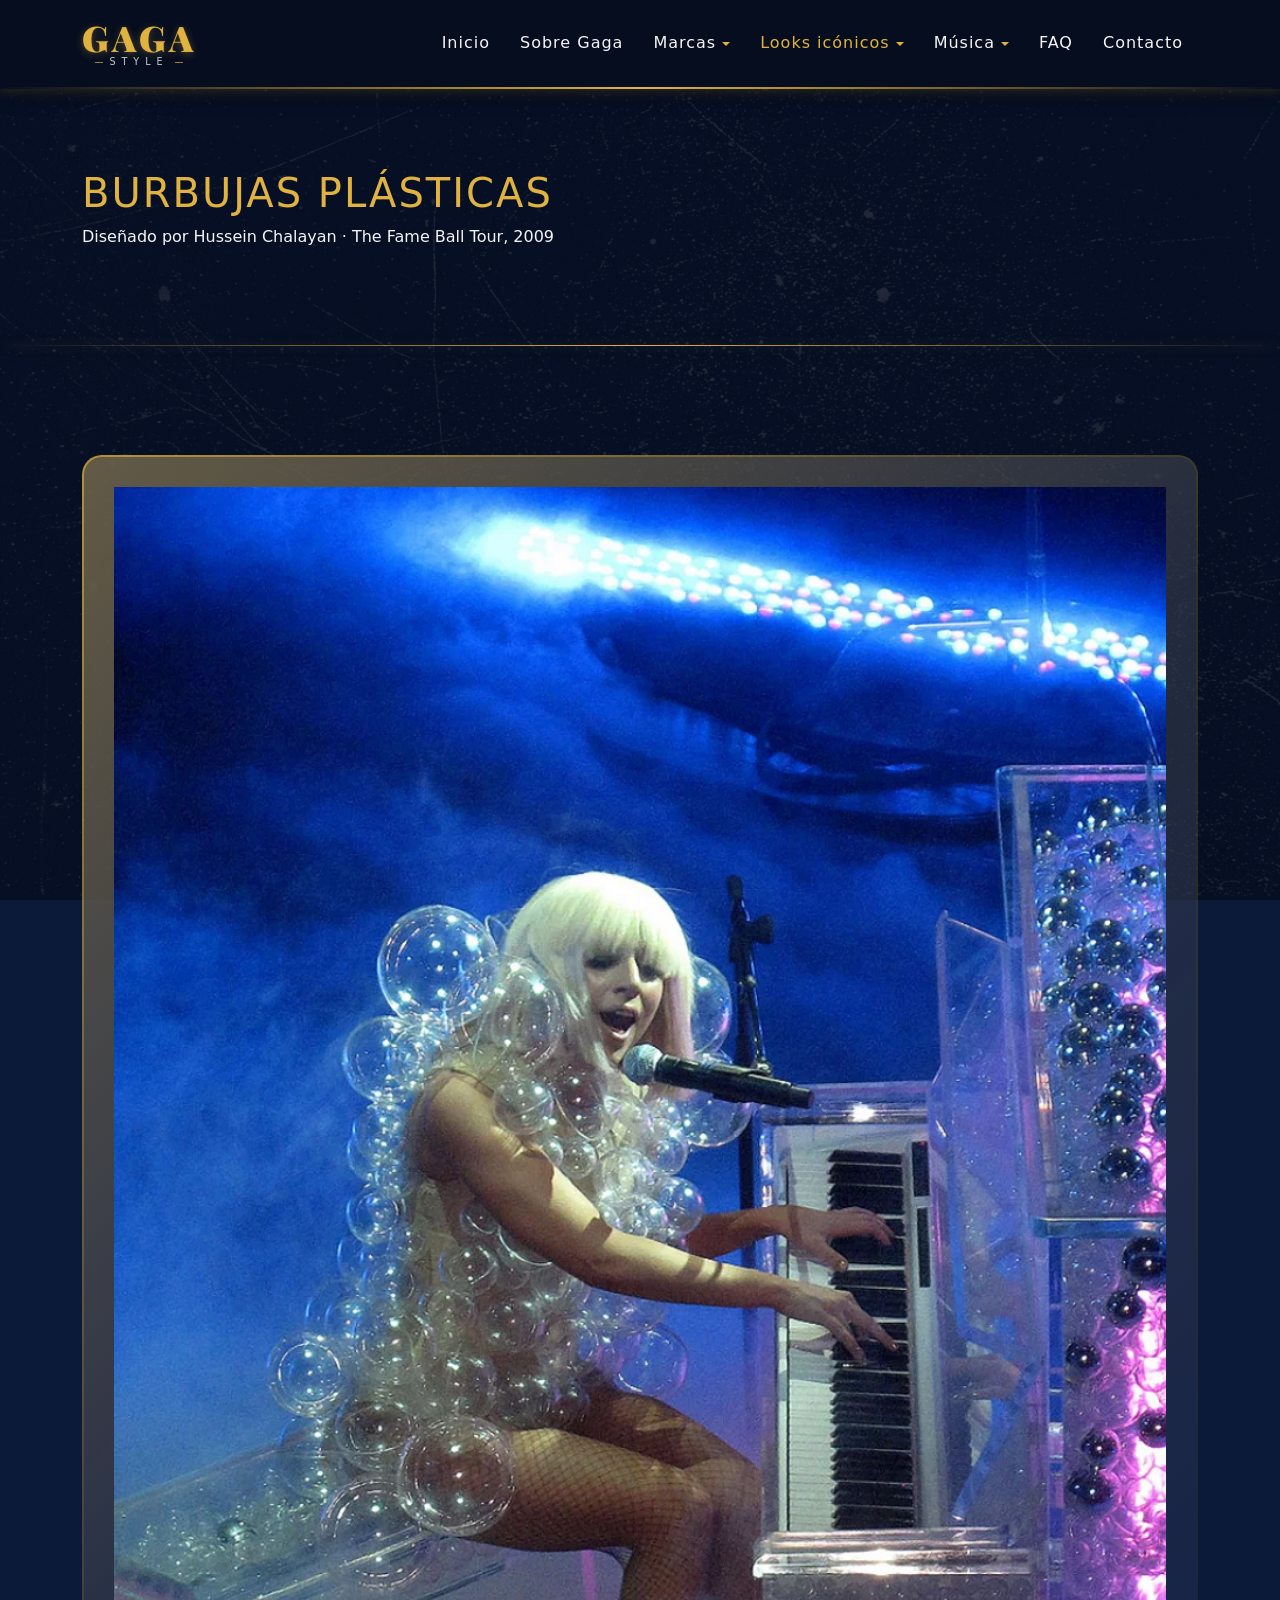
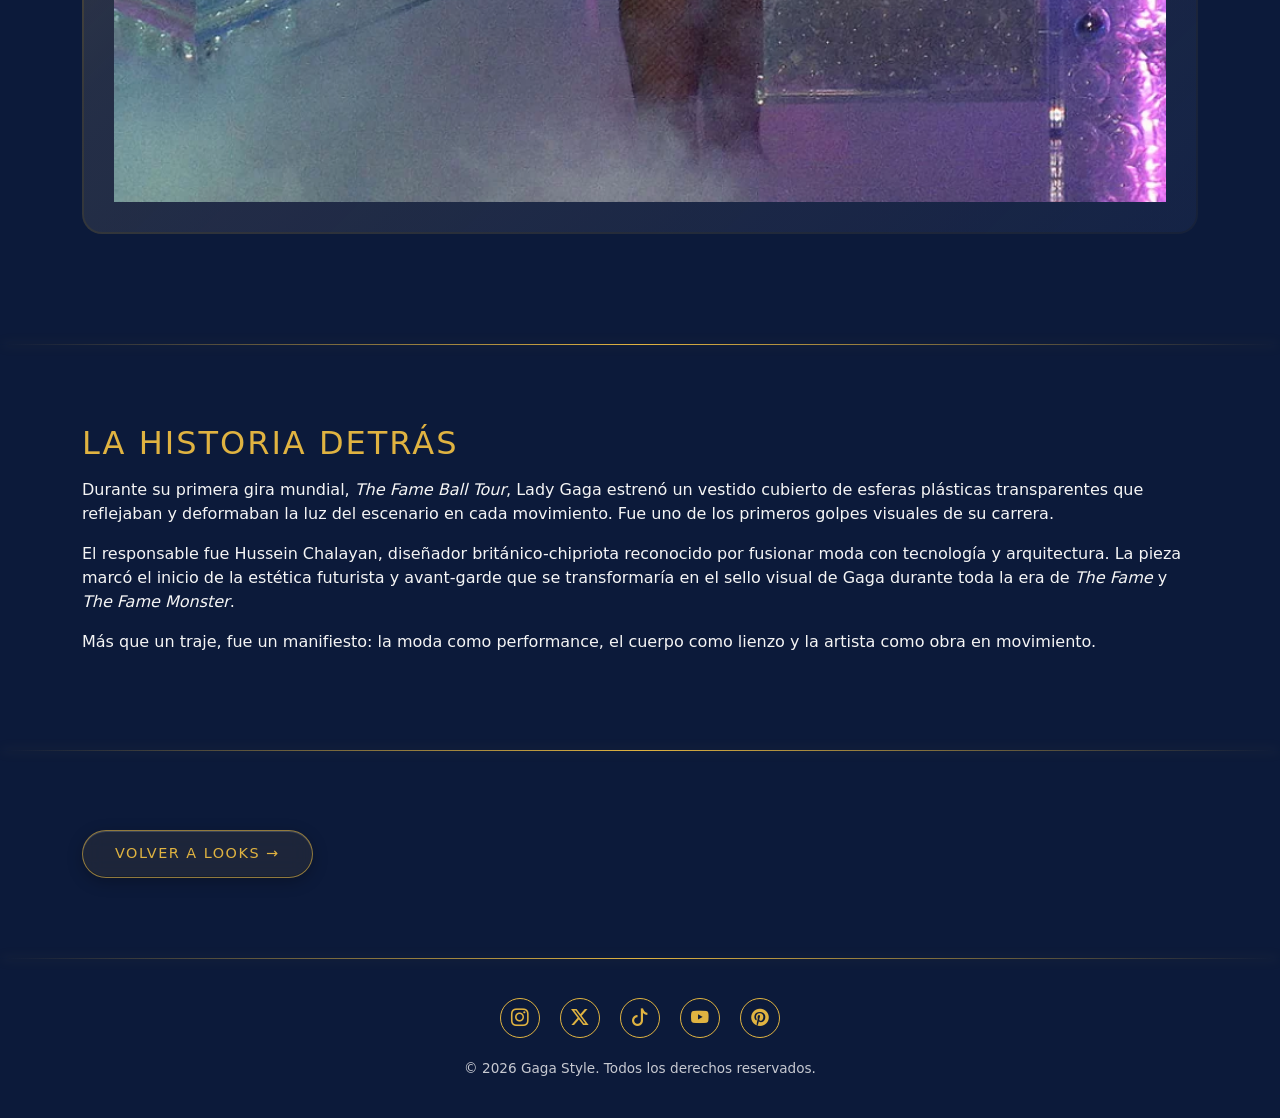
<file: secciones/look2.html>
<!DOCTYPE html>
<html lang="es">
<head>
    <meta charset="UTF-8">
    <meta name="viewport" content="width=device-width, initial-scale=1.0">
    <link rel="icon" type="image/svg+xml" href="../multimedia/favicon.svg">
    <title>Burbujas plásticas — GAGA Style</title>
    <link rel="stylesheet" href="../estilos/bootstrap.css">
    <link rel="stylesheet" href="https://cdn.jsdelivr.net/npm/bootstrap-icons@1.11.3/font/bootstrap-icons.css">
    <link rel="preconnect" href="https://fonts.googleapis.com">
    <link rel="preconnect" href="https://fonts.gstatic.com" crossorigin>
    <link rel="stylesheet" href="https://fonts.googleapis.com/css2?family=Playfair+Display:wght@700;900&display=swap">
    <link rel="stylesheet" href="../estilos/estilos.css">
</head>
<body>

    <header>
        <nav class="navbar navbar-expand-lg">
            <div class="container">
                <a class="navbar-brand" href="../index.html">
                    <span class="brand-main">GAGA</span>
                    <span class="brand-tag">Style</span>
                </a>
                <button class="navbar-toggler" type="button" data-bs-toggle="collapse" data-bs-target="#menuPrincipal" aria-controls="menuPrincipal" aria-expanded="false" aria-label="Abrir menú">
                    <span class="navbar-toggler-icon"></span>
                </button>
                <div class="collapse navbar-collapse" id="menuPrincipal">
                    <ul class="navbar-nav ms-auto">
                        <li class="nav-item"><a class="nav-link" href="../index.html">Inicio</a></li>
                        <li class="nav-item"><a class="nav-link" href="sobre.html">Sobre Gaga</a></li>
                        <li class="nav-item dropdown">
                            <a class="nav-link dropdown-toggle" href="../index.html#marcas" role="button" data-bs-toggle="dropdown" aria-expanded="false">Marcas</a>
                            <ul class="dropdown-menu">
                                <li><a class="dropdown-item" href="marca1.html">Versace</a></li>
                                <li><a class="dropdown-item" href="marca2.html">Armani</a></li>
                                <li><a class="dropdown-item" href="marca3.html">Valentino</a></li>
                                <li><a class="dropdown-item" href="marca4.html">Mugler</a></li>
                                <li><a class="dropdown-item" href="marca5.html">Alexander McQueen</a></li>
                                <li><a class="dropdown-item" href="marca6.html">Gucci</a></li>
                            </ul>
                        </li>
                        <li class="nav-item dropdown">
                            <a class="nav-link dropdown-toggle active" aria-current="page" href="../index.html#looks" role="button" data-bs-toggle="dropdown" aria-expanded="false">Looks icónicos</a>
                            <ul class="dropdown-menu">
                                <li><a class="dropdown-item" href="look1.html">Vestido de carne</a></li>
                                <li><a class="dropdown-item" href="look2.html">Burbujas plásticas</a></li>
                                <li><a class="dropdown-item" href="look3.html">Alta costura roja</a></li>
                            </ul>
                        </li>
                        <li class="nav-item dropdown nav-musica-pc">
                            <a class="nav-link dropdown-toggle" href="../index.html#musica" role="button" data-bs-toggle="dropdown" aria-expanded="false">Música</a>
                            <ul class="dropdown-menu">
                                <li><a class="dropdown-item" href="../index.html#musica">Música</a></li>
                                <li><a class="dropdown-item" href="../index.html#video">Video</a></li>
                                <li><a class="dropdown-item" href="discografia.html">Discografía</a></li>
                            </ul>
                        </li>
                        <li class="nav-item nav-musica-flat"><a class="nav-link" href="discografia.html">Discografía</a></li>
                        <li class="nav-item nav-musica-flat"><a class="nav-link" href="../index.html#musica">Música</a></li>
                        <li class="nav-item nav-musica-flat"><a class="nav-link" href="../index.html#video">Video</a></li>
                        <li class="nav-item"><a class="nav-link" href="../index.html#faq">FAQ</a></li>
                        <li class="nav-item"><a class="nav-link" href="contacto.html">Contacto</a></li>
                    </ul>
                </div>
            </div>
        </nav>
    </header>

    <main>

        <!-- Intro -->
        <section id="intro-look">
            <div class="container">
                <h1>Burbujas plásticas</h1>
                <p>Diseñado por Hussein Chalayan · The Fame Ball Tour, 2009</p>
            </div>
        </section>

        <!-- Imagen -->
        <section id="imagen-look">
            <div class="container">
                <figure>
                    <picture>
                        <source media="(max-width: 767px)" srcset="../multimedia/looks/look2_mobile.webp">
                        <source media="(max-width: 991px)" srcset="../multimedia/looks/look2_tablet.webp">
                        <img src="../multimedia/looks/look2_pc.webp" class="img-fluid" alt="Lady Gaga con el vestido de burbujas plásticas">
                    </picture>
                </figure>
            </div>
        </section>

        <!-- Historia -->
        <section id="historia">
            <div class="container">
                <h2>La historia detrás</h2>
                <p>Durante su primera gira mundial, <em>The Fame Ball Tour</em>, Lady Gaga estrenó un vestido cubierto de esferas plásticas transparentes que reflejaban y deformaban la luz del escenario en cada movimiento. Fue uno de los primeros golpes visuales de su carrera.</p>
                <p>El responsable fue Hussein Chalayan, diseñador británico-chipriota reconocido por fusionar moda con tecnología y arquitectura. La pieza marcó el inicio de la estética futurista y avant-garde que se transformaría en el sello visual de Gaga durante toda la era de <em>The Fame</em> y <em>The Fame Monster</em>.</p>
                <p>Más que un traje, fue un manifiesto: la moda como performance, el cuerpo como lienzo y la artista como obra en movimiento.</p>
            </div>
        </section>

        <!-- Volver -->
        <section id="volver">
            <div class="container">
                <a href="../index.html#looks" class="btn btn-outline-warning">Volver a looks</a>
            </div>
        </section>

    </main>

    <footer>
        <div class="container text-center">
            <ul class="list-unstyled">
                <li><a href="https://instagram.com/" aria-label="Instagram"><i class="bi bi-instagram"></i></a></li>
                <li><a href="https://x.com/" aria-label="X"><i class="bi bi-twitter-x"></i></a></li>
                <li><a href="https://tiktok.com/" aria-label="TikTok"><i class="bi bi-tiktok"></i></a></li>
                <li><a href="https://youtube.com/" aria-label="YouTube"><i class="bi bi-youtube"></i></a></li>
                <li><a href="https://pinterest.com/" aria-label="Pinterest"><i class="bi bi-pinterest"></i></a></li>
            </ul>
            <p>&copy; 2026 Gaga Style. Todos los derechos reservados.</p>
        </div>
    </footer>

    <script src="../js/bootstrap.bundle.min.js"></script>
</body>
</html>
</file>
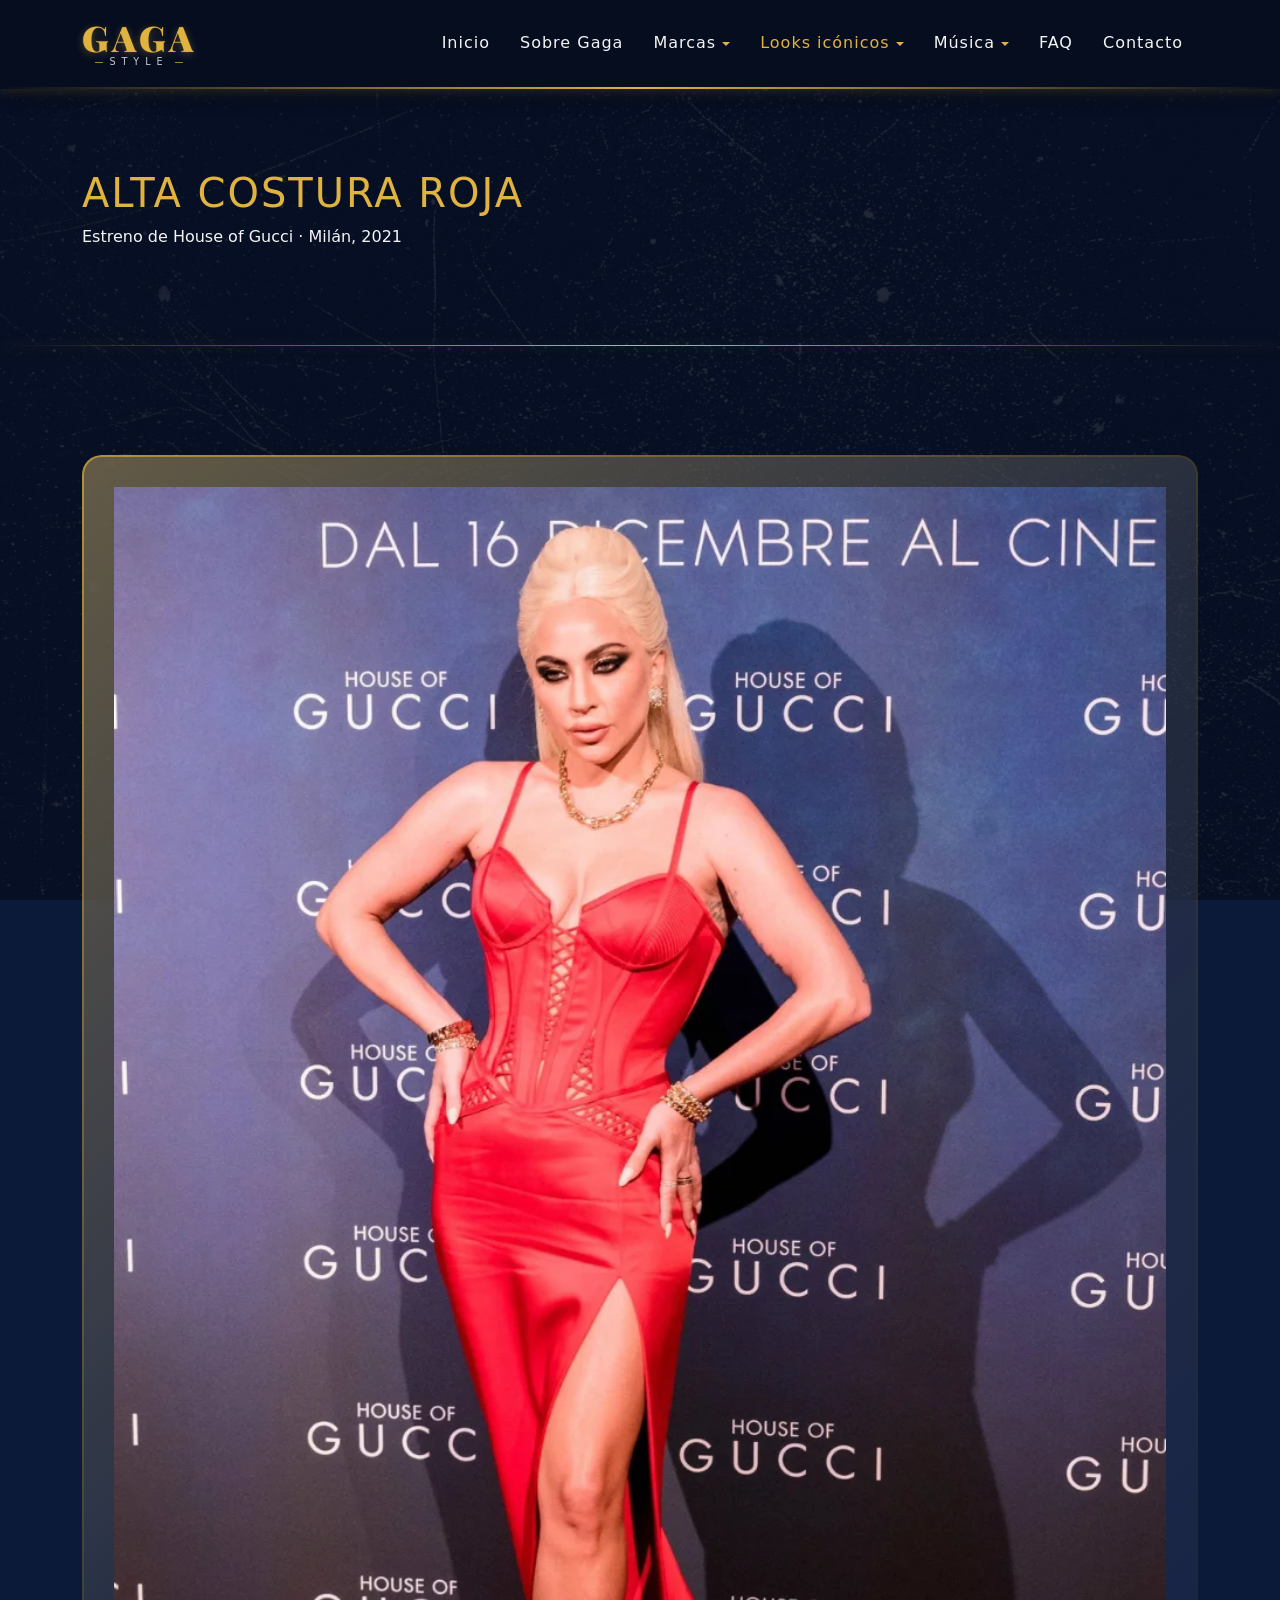
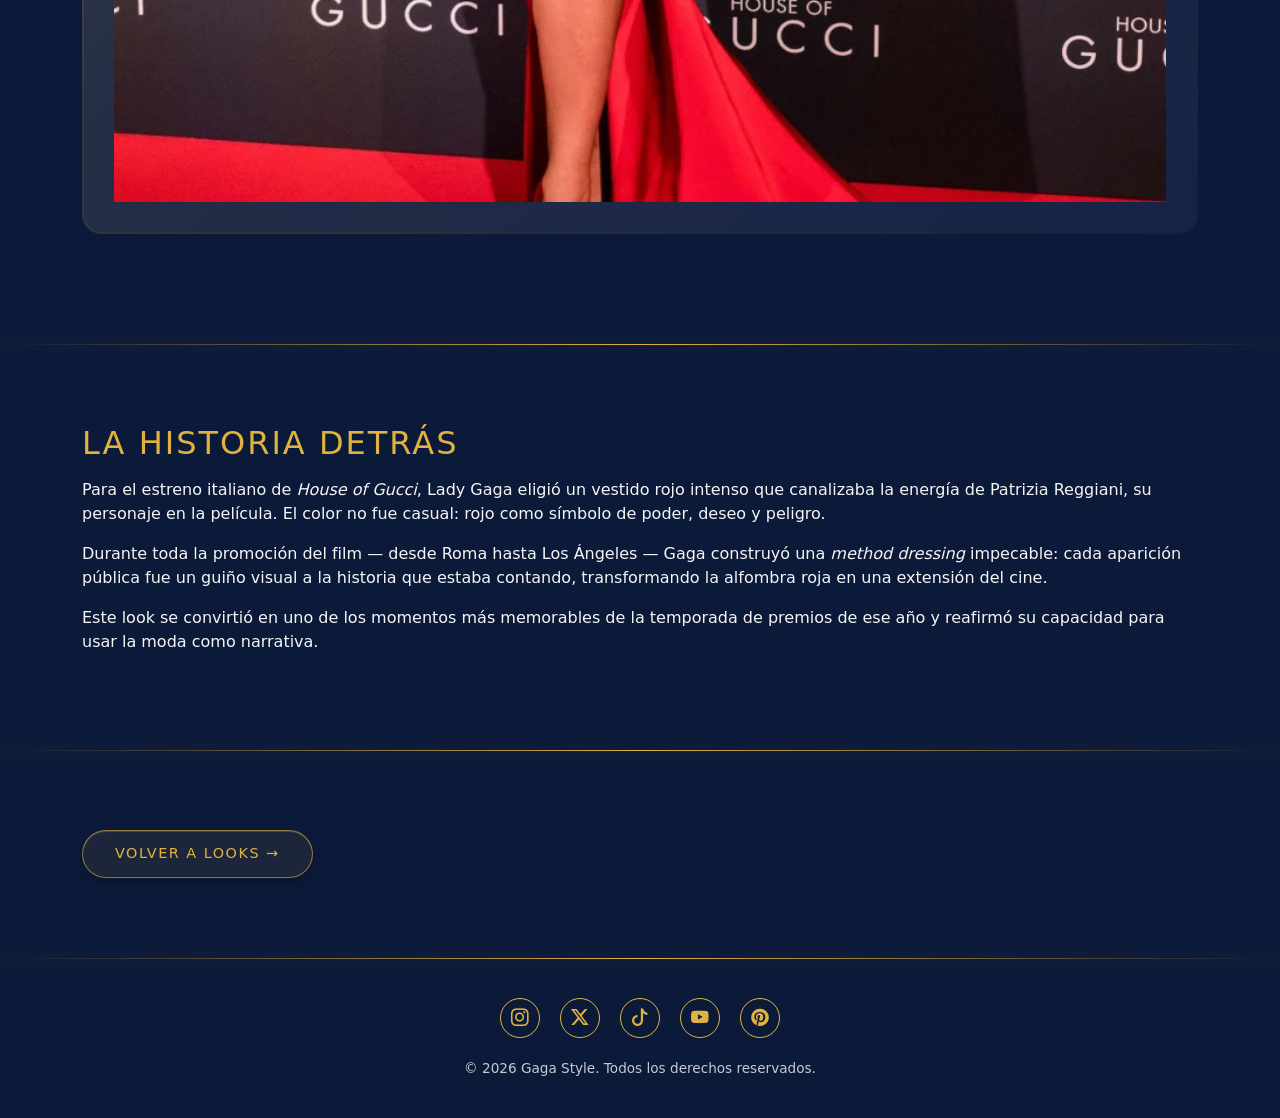
<file: secciones/look3.html>
<!DOCTYPE html>
<html lang="es">
<head>
    <meta charset="UTF-8">
    <meta name="viewport" content="width=device-width, initial-scale=1.0">
    <link rel="icon" type="image/svg+xml" href="../multimedia/favicon.svg">
    <title>Alta costura roja — GAGA Style</title>
    <link rel="stylesheet" href="../estilos/bootstrap.css">
    <link rel="stylesheet" href="https://cdn.jsdelivr.net/npm/bootstrap-icons@1.11.3/font/bootstrap-icons.css">
    <link rel="preconnect" href="https://fonts.googleapis.com">
    <link rel="preconnect" href="https://fonts.gstatic.com" crossorigin>
    <link rel="stylesheet" href="https://fonts.googleapis.com/css2?family=Playfair+Display:wght@700;900&display=swap">
    <link rel="stylesheet" href="../estilos/estilos.css">
</head>
<body>

    <header>
        <nav class="navbar navbar-expand-lg">
            <div class="container">
                <a class="navbar-brand" href="../index.html">
                    <span class="brand-main">GAGA</span>
                    <span class="brand-tag">Style</span>
                </a>
                <button class="navbar-toggler" type="button" data-bs-toggle="collapse" data-bs-target="#menuPrincipal" aria-controls="menuPrincipal" aria-expanded="false" aria-label="Abrir menú">
                    <span class="navbar-toggler-icon"></span>
                </button>
                <div class="collapse navbar-collapse" id="menuPrincipal">
                    <ul class="navbar-nav ms-auto">
                        <li class="nav-item"><a class="nav-link" href="../index.html">Inicio</a></li>
                        <li class="nav-item"><a class="nav-link" href="sobre.html">Sobre Gaga</a></li>
                        <li class="nav-item dropdown">
                            <a class="nav-link dropdown-toggle" href="../index.html#marcas" role="button" data-bs-toggle="dropdown" aria-expanded="false">Marcas</a>
                            <ul class="dropdown-menu">
                                <li><a class="dropdown-item" href="marca1.html">Versace</a></li>
                                <li><a class="dropdown-item" href="marca2.html">Armani</a></li>
                                <li><a class="dropdown-item" href="marca3.html">Valentino</a></li>
                                <li><a class="dropdown-item" href="marca4.html">Mugler</a></li>
                                <li><a class="dropdown-item" href="marca5.html">Alexander McQueen</a></li>
                                <li><a class="dropdown-item" href="marca6.html">Gucci</a></li>
                            </ul>
                        </li>
                        <li class="nav-item dropdown">
                            <a class="nav-link dropdown-toggle active" aria-current="page" href="../index.html#looks" role="button" data-bs-toggle="dropdown" aria-expanded="false">Looks icónicos</a>
                            <ul class="dropdown-menu">
                                <li><a class="dropdown-item" href="look1.html">Vestido de carne</a></li>
                                <li><a class="dropdown-item" href="look2.html">Burbujas plásticas</a></li>
                                <li><a class="dropdown-item" href="look3.html">Alta costura roja</a></li>
                            </ul>
                        </li>
                        <li class="nav-item dropdown nav-musica-pc">
                            <a class="nav-link dropdown-toggle" href="../index.html#musica" role="button" data-bs-toggle="dropdown" aria-expanded="false">Música</a>
                            <ul class="dropdown-menu">
                                <li><a class="dropdown-item" href="../index.html#musica">Música</a></li>
                                <li><a class="dropdown-item" href="../index.html#video">Video</a></li>
                                <li><a class="dropdown-item" href="discografia.html">Discografía</a></li>
                            </ul>
                        </li>
                        <li class="nav-item nav-musica-flat"><a class="nav-link" href="discografia.html">Discografía</a></li>
                        <li class="nav-item nav-musica-flat"><a class="nav-link" href="../index.html#musica">Música</a></li>
                        <li class="nav-item nav-musica-flat"><a class="nav-link" href="../index.html#video">Video</a></li>
                        <li class="nav-item"><a class="nav-link" href="../index.html#faq">FAQ</a></li>
                        <li class="nav-item"><a class="nav-link" href="contacto.html">Contacto</a></li>
                    </ul>
                </div>
            </div>
        </nav>
    </header>

    <main>

        <!-- Intro -->
        <section id="intro-look">
            <div class="container">
                <h1>Alta costura roja</h1>
                <p>Estreno de House of Gucci · Milán, 2021</p>
            </div>
        </section>

        <!-- Imagen -->
        <section id="imagen-look">
            <div class="container">
                <figure>
                    <picture>
                        <source media="(max-width: 767px)" srcset="../multimedia/looks/look3_mobile.webp">
                        <source media="(max-width: 991px)" srcset="../multimedia/looks/look3_tablet.webp">
                        <img src="../multimedia/looks/look3_pc.webp" class="img-fluid" alt="Lady Gaga con vestido rojo en la premiere de House of Gucci">
                    </picture>
                </figure>
            </div>
        </section>

        <!-- Historia -->
        <section id="historia">
            <div class="container">
                <h2>La historia detrás</h2>
                <p>Para el estreno italiano de <em>House of Gucci</em>, Lady Gaga eligió un vestido rojo intenso que canalizaba la energía de Patrizia Reggiani, su personaje en la película. El color no fue casual: rojo como símbolo de poder, deseo y peligro.</p>
                <p>Durante toda la promoción del film — desde Roma hasta Los Ángeles — Gaga construyó una <em>method dressing</em> impecable: cada aparición pública fue un guiño visual a la historia que estaba contando, transformando la alfombra roja en una extensión del cine.</p>
                <p>Este look se convirtió en uno de los momentos más memorables de la temporada de premios de ese año y reafirmó su capacidad para usar la moda como narrativa.</p>
            </div>
        </section>

        <!-- Volver -->
        <section id="volver">
            <div class="container">
                <a href="../index.html#looks" class="btn btn-outline-warning">Volver a looks</a>
            </div>
        </section>

    </main>

    <footer>
        <div class="container text-center">
            <ul class="list-unstyled">
                <li><a href="https://instagram.com/" aria-label="Instagram"><i class="bi bi-instagram"></i></a></li>
                <li><a href="https://x.com/" aria-label="X"><i class="bi bi-twitter-x"></i></a></li>
                <li><a href="https://tiktok.com/" aria-label="TikTok"><i class="bi bi-tiktok"></i></a></li>
                <li><a href="https://youtube.com/" aria-label="YouTube"><i class="bi bi-youtube"></i></a></li>
                <li><a href="https://pinterest.com/" aria-label="Pinterest"><i class="bi bi-pinterest"></i></a></li>
            </ul>
            <p>&copy; 2026 Gaga Style. Todos los derechos reservados.</p>
        </div>
    </footer>

    <script src="../js/bootstrap.bundle.min.js"></script>
</body>
</html>
</file>
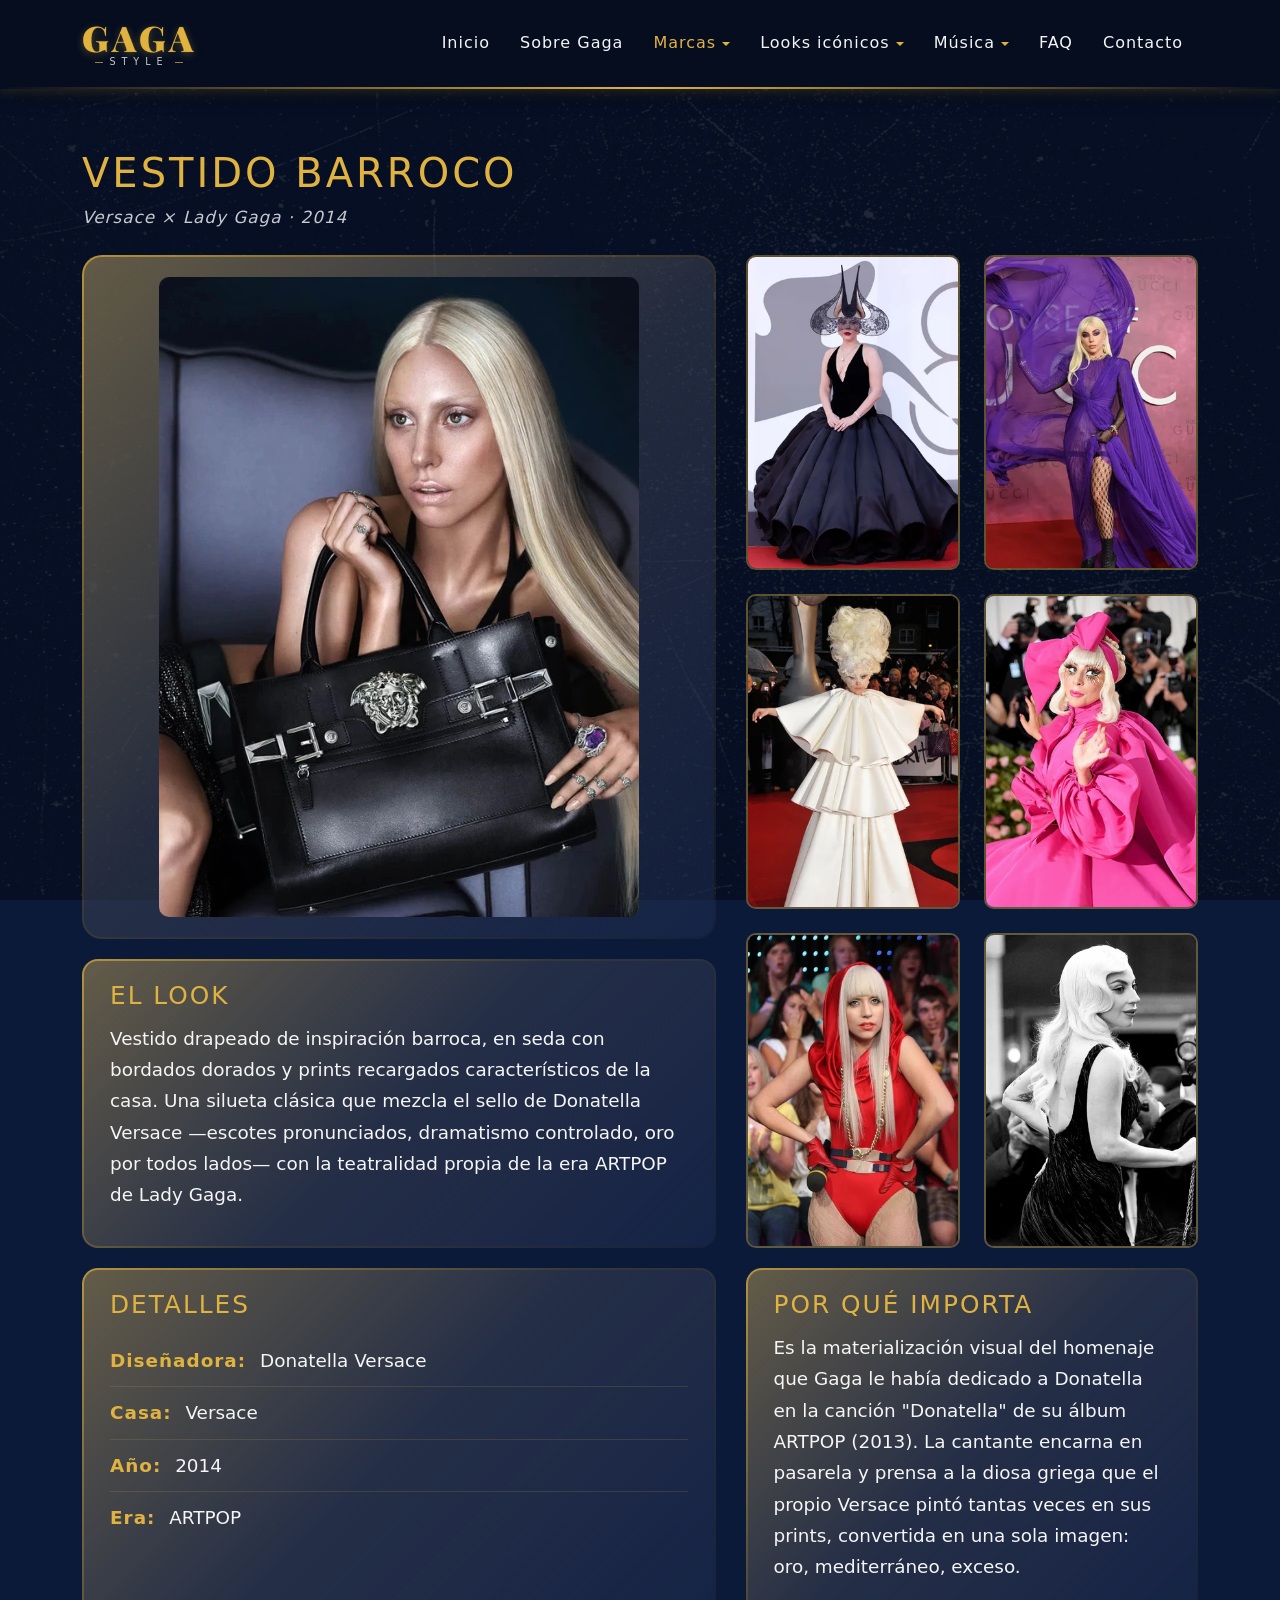
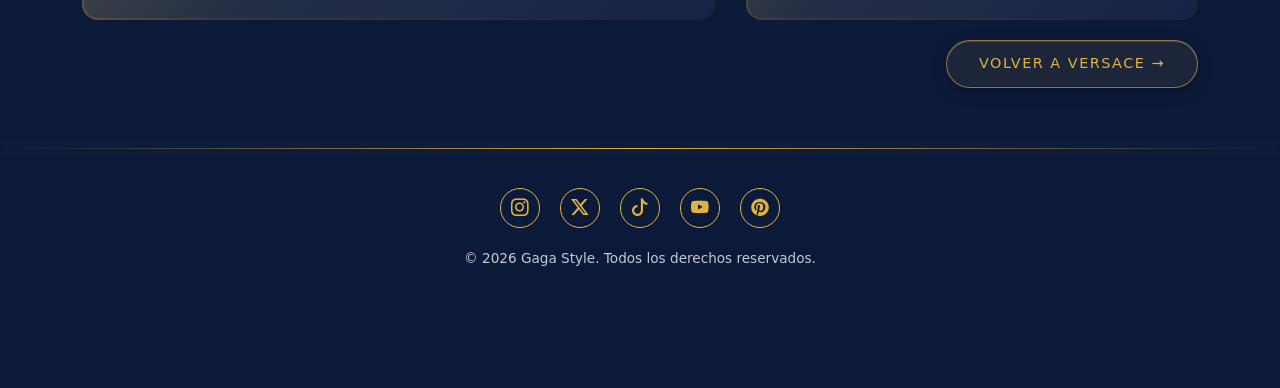
<file: secciones/marca1-look.html>
<!DOCTYPE html>
<html lang="es">
<head>
    <meta charset="UTF-8">
    <meta name="viewport" content="width=device-width, initial-scale=1.0">
    <link rel="icon" type="image/svg+xml" href="../multimedia/favicon.svg">
    <title>Vestido barroco — Versace × Gaga</title>
    <link rel="stylesheet" href="../estilos/bootstrap.css">
    <link rel="stylesheet" href="https://cdn.jsdelivr.net/npm/bootstrap-icons@1.11.3/font/bootstrap-icons.css">
    <link rel="preconnect" href="https://fonts.googleapis.com">
    <link rel="preconnect" href="https://fonts.gstatic.com" crossorigin>
    <link rel="stylesheet" href="https://fonts.googleapis.com/css2?family=Playfair+Display:wght@700;900&display=swap">
    <link rel="stylesheet" href="../estilos/fancybox.css">
    <link rel="stylesheet" href="../estilos/estilos.css">
</head>
<body>

    <header>
        <nav class="navbar navbar-expand-lg">
            <div class="container">
                <a class="navbar-brand" href="../index.html">
                    <span class="brand-main">GAGA</span>
                    <span class="brand-tag">Style</span>
                </a>
                <button class="navbar-toggler" type="button" data-bs-toggle="collapse" data-bs-target="#menuPrincipal" aria-controls="menuPrincipal" aria-expanded="false" aria-label="Abrir menú">
                    <span class="navbar-toggler-icon"></span>
                </button>
                <div class="collapse navbar-collapse" id="menuPrincipal">
                    <ul class="navbar-nav ms-auto">
                        <li class="nav-item"><a class="nav-link" href="../index.html">Inicio</a></li>
                        <li class="nav-item"><a class="nav-link" href="sobre.html">Sobre Gaga</a></li>
                        <li class="nav-item dropdown">
                            <a class="nav-link dropdown-toggle active" aria-current="page" href="../index.html#marcas" role="button" data-bs-toggle="dropdown" aria-expanded="false">Marcas</a>
                            <ul class="dropdown-menu">
                                <li><a class="dropdown-item" href="marca1.html">Versace</a></li>
                                <li><a class="dropdown-item" href="marca2.html">Armani</a></li>
                                <li><a class="dropdown-item" href="marca3.html">Valentino</a></li>
                                <li><a class="dropdown-item" href="marca4.html">Mugler</a></li>
                                <li><a class="dropdown-item" href="marca5.html">Alexander McQueen</a></li>
                                <li><a class="dropdown-item" href="marca6.html">Gucci</a></li>
                            </ul>
                        </li>
                        <li class="nav-item dropdown">
                            <a class="nav-link dropdown-toggle" href="../index.html#looks" role="button" data-bs-toggle="dropdown" aria-expanded="false">Looks icónicos</a>
                            <ul class="dropdown-menu">
                                <li><a class="dropdown-item" href="look1.html">Vestido de carne</a></li>
                                <li><a class="dropdown-item" href="look2.html">Burbujas plásticas</a></li>
                                <li><a class="dropdown-item" href="look3.html">Alta costura roja</a></li>
                            </ul>
                        </li>
                        <li class="nav-item dropdown nav-musica-pc">
                            <a class="nav-link dropdown-toggle" href="../index.html#musica" role="button" data-bs-toggle="dropdown" aria-expanded="false">Música</a>
                            <ul class="dropdown-menu">
                                <li><a class="dropdown-item" href="../index.html#musica">Música</a></li>
                                <li><a class="dropdown-item" href="../index.html#video">Video</a></li>
                                <li><a class="dropdown-item" href="discografia.html">Discografía</a></li>
                            </ul>
                        </li>
                        <li class="nav-item nav-musica-flat"><a class="nav-link" href="discografia.html">Discografía</a></li>
                        <li class="nav-item nav-musica-flat"><a class="nav-link" href="../index.html#musica">Música</a></li>
                        <li class="nav-item nav-musica-flat"><a class="nav-link" href="../index.html#video">Video</a></li>
                        <li class="nav-item"><a class="nav-link" href="../index.html#faq">FAQ</a></li>
                        <li class="nav-item"><a class="nav-link" href="contacto.html">Contacto</a></li>
                    </ul>
                </div>
            </div>
        </nav>
    </header>

    <main>
        <section id="look-marca">
            <div class="container">
                <h1>Vestido barroco</h1>
                <p class="marca-lead">Versace × Lady Gaga · 2014</p>

                <!-- Foto principal + galería de thumbs.
                     Mobile: foto principal a ancho completo y los thumbs en grilla de 2 columnas
                     debajo. Tablet/PC: foto principal a la izquierda y thumbs a la derecha.
                     Cada thumb es un <a> con data-fancybox: al hacer click abre la foto grande en
                     un lightbox de Fancybox (misma página), con el texto en data-caption. El
                     data-srcset carga la versión mini (360w) o grande (720w) según la pantalla.
                     Todos comparten data-fancybox="galeria" para formar una galería navegable. -->
                <div class="row look-fila align-items-start">
                    <figure class="col-12 col-md-7 look-figura-principal">
                        <picture>
                            <source media="(max-width: 767px)" srcset="../multimedia/looks-marca/marca1-look_mobile.webp">
                            <source media="(max-width: 991px)" srcset="../multimedia/looks-marca/marca1-look_tablet.webp">
                            <img src="../multimedia/looks-marca/marca1-look_pc.webp" class="img-fluid" alt="Look barroco de Versace en Lady Gaga">
                        </picture>
                    </figure>

                    <div class="col-12 col-md-5 look-galeria">
                        <!-- propiedad + break + columna -->
                        <ul class="row list-unstyled g-3" id="galeria">
                            <li class="col-6">
                                <a class="look-thumb" data-fancybox="galeria" href="../multimedia/looks-marca/galeria/marca1-foto1.webp" data-srcset="../multimedia/looks-marca/galeria/marca1-thumb1.webp 360w, ../multimedia/looks-marca/galeria/marca1-foto1.webp 720w" data-caption="<b>Detalle barroco</b> — Plano cerrado del vestido drapeado en seda con bordados dorados. Los prints recargados —cabeza de Medusa, motivos griegos— son la firma inconfundible de la casa Versace.">
                                    <img src="../multimedia/looks-marca/galeria/marca1-thumb1.webp" class="img-fluid" alt="Detalle 1 del vestido barroco de Versace">
                                </a>
                            </li>
                            <li class="col-6">
                                <a class="look-thumb" data-fancybox="galeria" href="../multimedia/looks-marca/galeria/marca1-foto2.webp" data-srcset="../multimedia/looks-marca/galeria/marca1-thumb2.webp 360w, ../multimedia/looks-marca/galeria/marca1-foto2.webp 720w" data-caption="<b>Pose editorial</b> — Pose de campaña fotografiada por Mert Alas y Marcus Piggott. Lady Gaga encarna a la diosa griega que Donatella Versace evoca temporada tras temporada.">
                                    <img src="../multimedia/looks-marca/galeria/marca1-thumb2.webp" class="img-fluid" alt="Detalle 2 del vestido barroco de Versace">
                                </a>
                            </li>
                            <li class="col-6">
                                <a class="look-thumb" data-fancybox="galeria" href="../multimedia/looks-marca/galeria/marca1-foto3.webp" data-srcset="../multimedia/looks-marca/galeria/marca1-thumb3.webp 360w, ../multimedia/looks-marca/galeria/marca1-foto3.webp 720w" data-caption="<b>Drapeado dorado</b> — El drapeado en oro y la caída de la seda repiten el gesto barroco que Gianni y Donatella convirtieron en marca de la casa: dramatismo controlado y sensualidad descarada.">
                                    <img src="../multimedia/looks-marca/galeria/marca1-thumb3.webp" class="img-fluid" alt="Detalle 3 del vestido barroco de Versace">
                                </a>
                            </li>
                            <li class="col-6">
                                <a class="look-thumb" data-fancybox="galeria" href="../multimedia/looks-marca/galeria/marca1-foto4.webp" data-srcset="../multimedia/looks-marca/galeria/marca1-thumb4.webp 360w, ../multimedia/looks-marca/galeria/marca1-foto4.webp 720w" data-caption="<b>Era ARTPOP</b> — Imagen icónica de la era ARTPOP (2013-2014). Gaga le había dedicado a Donatella la canción 'Donatella' y al año siguiente fue la cara de la campaña primavera-verano de la casa.">
                                    <img src="../multimedia/looks-marca/galeria/marca1-thumb4.webp" class="img-fluid" alt="Detalle 4 del vestido barroco de Versace">
                                </a>
                            </li>
                            <li class="col-6">
                                <a class="look-thumb" data-fancybox="galeria" href="../multimedia/looks-marca/galeria/marca1-foto5.webp" data-srcset="../multimedia/looks-marca/galeria/marca1-thumb5.webp 360w, ../multimedia/looks-marca/galeria/marca1-foto5.webp 720w" data-caption="<b>Cartera Medusa</b> — El accesorio que cerró la campaña: una cartera Versace con la cabeza de Medusa labrada en metal. Símbolo definitivo de la casa, presente en bolsos, hebillas y estampas desde 1978.">
                                    <img src="../multimedia/looks-marca/galeria/marca1-thumb5.webp" class="img-fluid" alt="Detalle 5 del vestido barroco de Versace">
                                </a>
                            </li>
                            <li class="col-6">
                                <a class="look-thumb" data-fancybox="galeria" href="../multimedia/looks-marca/galeria/marca1-foto6.webp" data-srcset="../multimedia/looks-marca/galeria/marca1-thumb6.webp 360w, ../multimedia/looks-marca/galeria/marca1-foto6.webp 720w" data-caption="<b>Mirada de campaña</b> — Plano del rostro: maquillaje editorial, mirada fija a cámara y melena rubia plancha. La estética que Mert &amp; Marcus repitieron en toda la campaña primavera-verano 2014 de Versace.">
                                    <img src="../multimedia/looks-marca/galeria/marca1-thumb6.webp" class="img-fluid" alt="Detalle 6 del vestido barroco de Versace">
                                </a>
                            </li>
                        </ul>
                    </div>
                </div>

                <!-- 3 bloques de info. En mobile/tablet son divs transparentes
                     que stackean vertical (sin cambio visual). En PC cada bloque
                     se vuelve una "card" con marco dorado y se reubica en el grid
                     (intro al lado de la galería, detalles+importa abajo lado a lado). -->
                <article class="marca-info">
                    <div class="look-bloque look-bloque-intro">
                        <h2>El look</h2>
                        <p>Vestido drapeado de inspiración barroca, en seda con bordados dorados y prints recargados característicos de la casa. Una silueta clásica que mezcla el sello de Donatella Versace —escotes pronunciados, dramatismo controlado, oro por todos lados— con la teatralidad propia de la era ARTPOP de Lady Gaga.</p>
                    </div>

                    <div class="look-bloque look-bloque-detalles">
                        <h2>Detalles</h2>
                        <ul>
                            <li><strong>Diseñadora:</strong> Donatella Versace</li>
                            <li><strong>Casa:</strong> Versace</li>
                            <li><strong>Año:</strong> 2014</li>
                            <li><strong>Era:</strong> ARTPOP</li>
                        </ul>
                    </div>

                    <div class="look-bloque look-bloque-importa">
                        <h2>Por qué importa</h2>
                        <p>Es la materialización visual del homenaje que Gaga le había dedicado a Donatella en la canción "Donatella" de su álbum ARTPOP (2013). La cantante encarna en pasarela y prensa a la diosa griega que el propio Versace pintó tantas veces en sus prints, convertida en una sola imagen: oro, mediterráneo, exceso.</p>
                    </div>
                </article>

                <a href="marca1.html" class="btn btn-outline-warning">Volver a Versace</a>
            </div>
        </section>
    </main>

    <footer>
        <div class="container text-center">
            <ul class="list-unstyled">
                <li><a href="https://instagram.com/" aria-label="Instagram"><i class="bi bi-instagram"></i></a></li>
                <li><a href="https://x.com/" aria-label="X"><i class="bi bi-twitter-x"></i></a></li>
                <li><a href="https://tiktok.com/" aria-label="TikTok"><i class="bi bi-tiktok"></i></a></li>
                <li><a href="https://youtube.com/" aria-label="YouTube"><i class="bi bi-youtube"></i></a></li>
                <li><a href="https://pinterest.com/" aria-label="Pinterest"><i class="bi bi-pinterest"></i></a></li>
            </ul>
            <p>&copy; 2026 Gaga Style. Todos los derechos reservados.</p>
        </div>
    </footer>

    <script src="../js/bootstrap.bundle.min.js"></script>
    <script src="../js/fancybox.umd.js"></script>
    <!-- Inicializa Fancybox: agrupa todos los <a data-fancybox="galeria"> en una
         misma galería navegable (lightbox en la misma página, con miniaturas). -->
    <script>
        Fancybox.bind('[data-fancybox="galeria"]');
    </script>
</body>
</html>
</file>
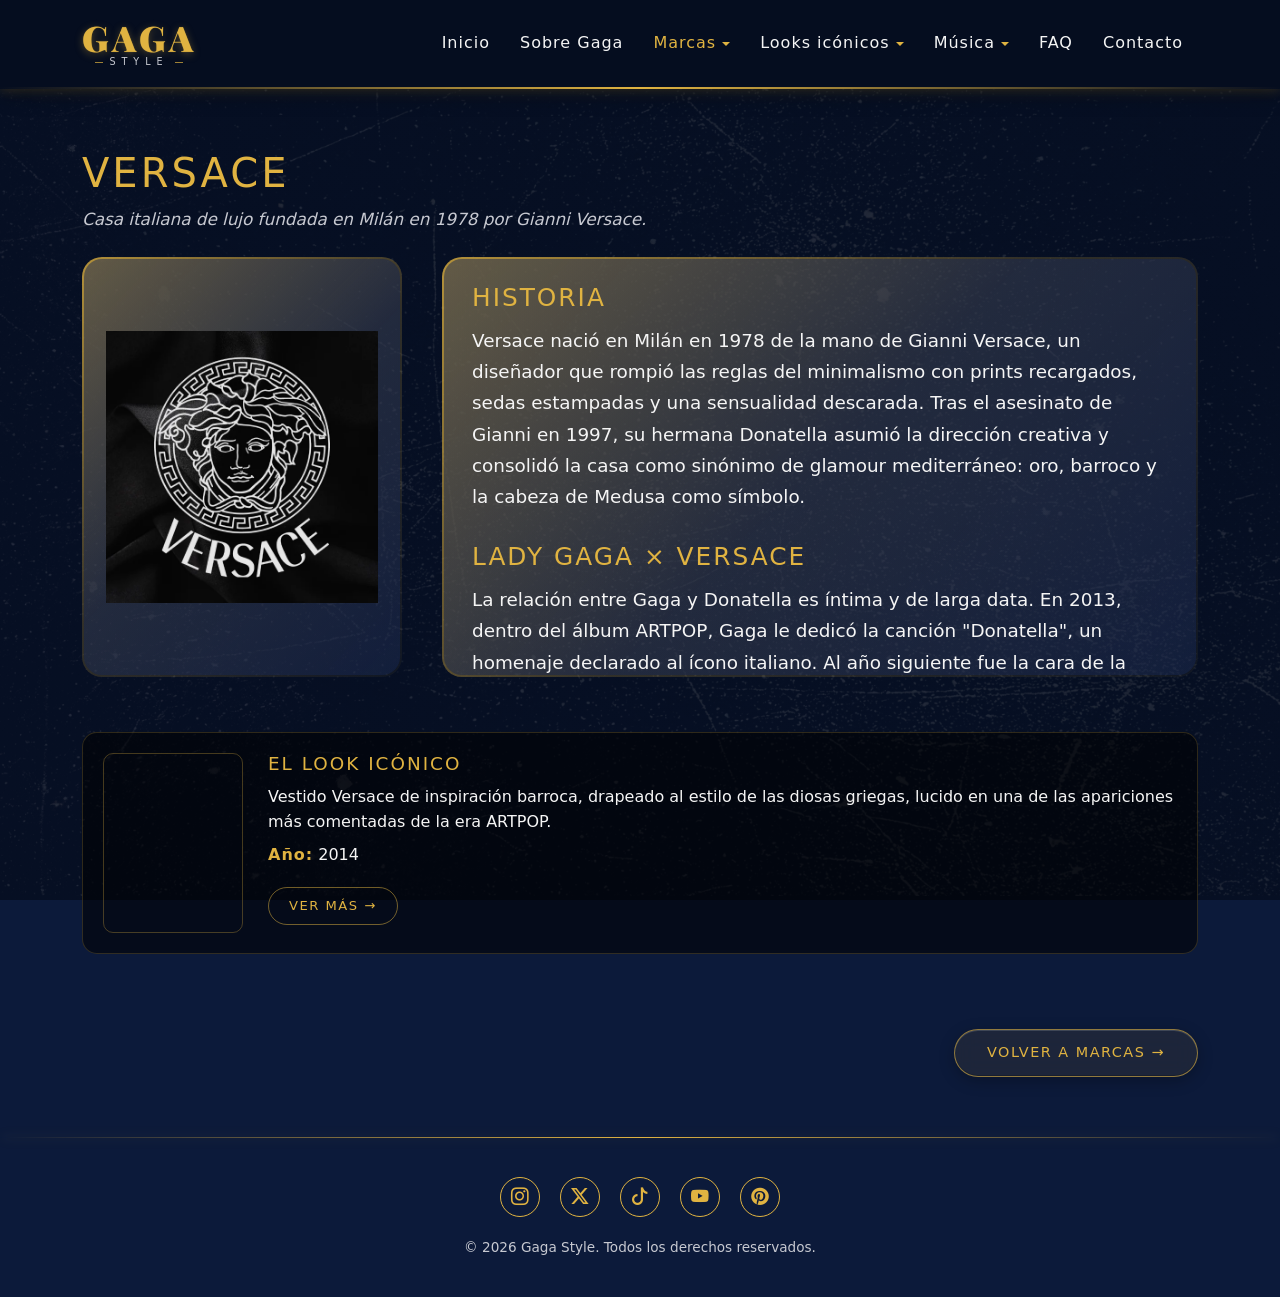
<file: secciones/marca1.html>
<!DOCTYPE html>
<html lang="es">
<head>
    <meta charset="UTF-8">
    <meta name="viewport" content="width=device-width, initial-scale=1.0">
    <link rel="icon" type="image/svg+xml" href="../multimedia/favicon.svg">
    <title>Versace — GAGA Style</title>
    <link rel="stylesheet" href="../estilos/bootstrap.css">
    <link rel="stylesheet" href="https://cdn.jsdelivr.net/npm/bootstrap-icons@1.11.3/font/bootstrap-icons.css">
    <link rel="preconnect" href="https://fonts.googleapis.com">
    <link rel="preconnect" href="https://fonts.gstatic.com" crossorigin>
    <link rel="stylesheet" href="https://fonts.googleapis.com/css2?family=Playfair+Display:wght@700;900&display=swap">
    <link rel="stylesheet" href="../estilos/estilos.css">
</head>
<body>

    <header>
        <nav class="navbar navbar-expand-lg">
            <div class="container">
                <a class="navbar-brand" href="../index.html">
                    <span class="brand-main">GAGA</span>
                    <span class="brand-tag">Style</span>
                </a>
                <button class="navbar-toggler" type="button" data-bs-toggle="collapse" data-bs-target="#menuPrincipal" aria-controls="menuPrincipal" aria-expanded="false" aria-label="Abrir menú">
                    <span class="navbar-toggler-icon"></span>
                </button>
                <div class="collapse navbar-collapse" id="menuPrincipal">
                    <ul class="navbar-nav ms-auto">
                        <li class="nav-item"><a class="nav-link" href="../index.html">Inicio</a></li>
                        <li class="nav-item"><a class="nav-link" href="sobre.html">Sobre Gaga</a></li>
                        <li class="nav-item dropdown">
                            <a class="nav-link dropdown-toggle active" aria-current="page" href="../index.html#marcas" role="button" data-bs-toggle="dropdown" aria-expanded="false">Marcas</a>
                            <ul class="dropdown-menu">
                                <li><a class="dropdown-item" href="marca1.html">Versace</a></li>
                                <li><a class="dropdown-item" href="marca2.html">Armani</a></li>
                                <li><a class="dropdown-item" href="marca3.html">Valentino</a></li>
                                <li><a class="dropdown-item" href="marca4.html">Mugler</a></li>
                                <li><a class="dropdown-item" href="marca5.html">Alexander McQueen</a></li>
                                <li><a class="dropdown-item" href="marca6.html">Gucci</a></li>
                            </ul>
                        </li>
                        <li class="nav-item dropdown">
                            <a class="nav-link dropdown-toggle" href="../index.html#looks" role="button" data-bs-toggle="dropdown" aria-expanded="false">Looks icónicos</a>
                            <ul class="dropdown-menu">
                                <li><a class="dropdown-item" href="look1.html">Vestido de carne</a></li>
                                <li><a class="dropdown-item" href="look2.html">Burbujas plásticas</a></li>
                                <li><a class="dropdown-item" href="look3.html">Alta costura roja</a></li>
                            </ul>
                        </li>
                        <li class="nav-item dropdown nav-musica-pc">
                            <a class="nav-link dropdown-toggle" href="../index.html#musica" role="button" data-bs-toggle="dropdown" aria-expanded="false">Música</a>
                            <ul class="dropdown-menu">
                                <li><a class="dropdown-item" href="../index.html#musica">Música</a></li>
                                <li><a class="dropdown-item" href="../index.html#video">Video</a></li>
                                <li><a class="dropdown-item" href="discografia.html">Discografía</a></li>
                            </ul>
                        </li>
                        <li class="nav-item nav-musica-flat"><a class="nav-link" href="discografia.html">Discografía</a></li>
                        <li class="nav-item nav-musica-flat"><a class="nav-link" href="../index.html#musica">Música</a></li>
                        <li class="nav-item nav-musica-flat"><a class="nav-link" href="../index.html#video">Video</a></li>
                        <li class="nav-item"><a class="nav-link" href="../index.html#faq">FAQ</a></li>
                        <li class="nav-item"><a class="nav-link" href="contacto.html">Contacto</a></li>
                    </ul>
                </div>
            </div>
        </nav>
    </header>

    <main>
        <section id="marca">
            <div class="container">
                <h1>Versace</h1>
                <p class="marca-lead">Casa italiana de lujo fundada en Milán en 1978 por Gianni Versace.</p>

                <figure>
                    <img src="../multimedia/marcas/marca1.webp" class="img-fluid" alt="Logo de Versace">
                </figure>

                <article class="marca-info">
                    <h2>Historia</h2>
                    <p>Versace nació en Milán en 1978 de la mano de Gianni Versace, un diseñador que rompió las reglas del minimalismo con prints recargados, sedas estampadas y una sensualidad descarada. Tras el asesinato de Gianni en 1997, su hermana Donatella asumió la dirección creativa y consolidó la casa como sinónimo de glamour mediterráneo: oro, barroco y la cabeza de Medusa como símbolo.</p>

                    <h2>Lady Gaga × Versace</h2>
                    <p>La relación entre Gaga y Donatella es íntima y de larga data. En 2013, dentro del álbum ARTPOP, Gaga le dedicó la canción "Donatella", un homenaje declarado al ícono italiano. Al año siguiente fue la cara de la campaña primavera-verano de Versace, fotografiada por Mert Alas y Marcus Piggott.</p>
                </article>

                <a href="marca1-look.html" class="look-icono">
                    <div class="look-mini">
                        <picture>
                            <source media="(max-width: 767px)" srcset="../multimedia/looks-marca/marca1-look_mobile.webp">
                            <source media="(max-width: 991px)" srcset="../multimedia/looks-marca/marca1-look_tablet.webp">
                            <img src="../multimedia/looks-marca/marca1-look_pc.webp" alt="Look barroco de Versace en Lady Gaga">
                        </picture>
                        <div class="look-texto">
                            <h3>El look icónico</h3>
                            <p>Vestido Versace de inspiración barroca, drapeado al estilo de las diosas griegas, lucido en una de las apariciones más comentadas de la era ARTPOP.</p>
                            <p><strong>Año:</strong> 2014</p>
                            <span class="btn-ver-mas">Ver más →</span>
                        </div>
                    </div>
                </a>

                <a href="../index.html#marcas" class="btn btn-outline-warning">Volver a marcas</a>
            </div>
        </section>
    </main>

    <footer>
        <div class="container text-center">
            <ul class="list-unstyled">
                <li><a href="https://instagram.com/" aria-label="Instagram"><i class="bi bi-instagram"></i></a></li>
                <li><a href="https://x.com/" aria-label="X"><i class="bi bi-twitter-x"></i></a></li>
                <li><a href="https://tiktok.com/" aria-label="TikTok"><i class="bi bi-tiktok"></i></a></li>
                <li><a href="https://youtube.com/" aria-label="YouTube"><i class="bi bi-youtube"></i></a></li>
                <li><a href="https://pinterest.com/" aria-label="Pinterest"><i class="bi bi-pinterest"></i></a></li>
            </ul>
            <p>&copy; 2026 Gaga Style. Todos los derechos reservados.</p>
        </div>
    </footer>

    <script src="../js/bootstrap.bundle.min.js"></script>
</body>
</html>
</file>
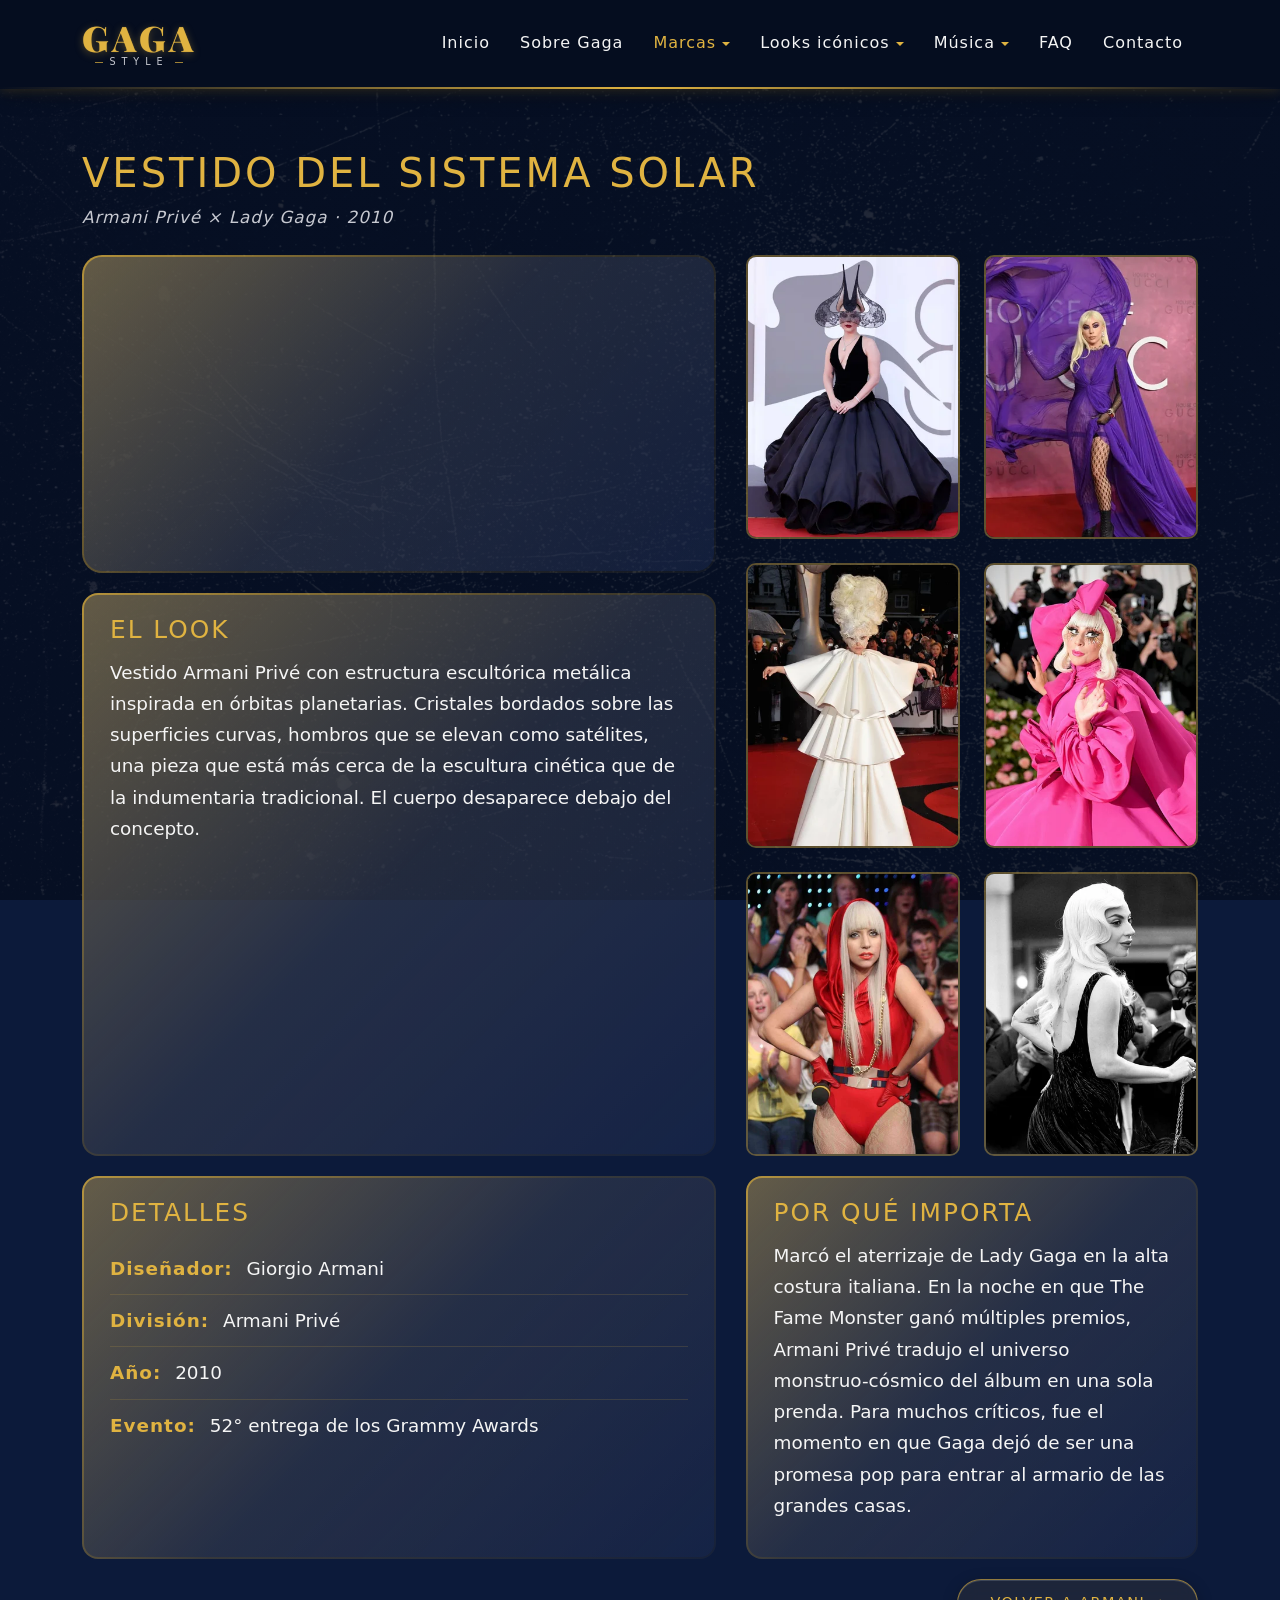
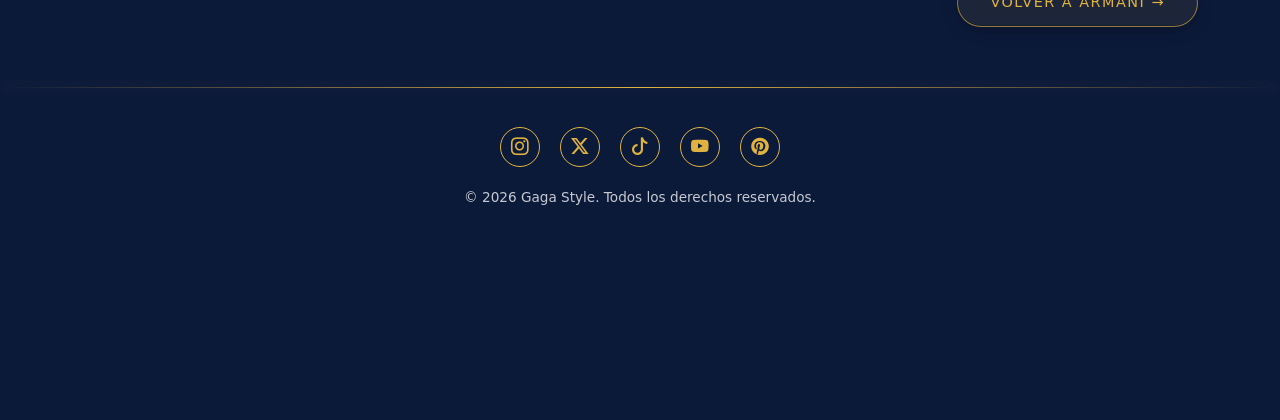
<file: secciones/marca2-look.html>
<!DOCTYPE html>
<html lang="es">
<head>
    <meta charset="UTF-8">
    <meta name="viewport" content="width=device-width, initial-scale=1.0">
    <link rel="icon" type="image/svg+xml" href="../multimedia/favicon.svg">
    <title>Vestido sistema solar — Armani × Gaga</title>
    <link rel="stylesheet" href="../estilos/bootstrap.css">
    <link rel="stylesheet" href="https://cdn.jsdelivr.net/npm/bootstrap-icons@1.11.3/font/bootstrap-icons.css">
    <link rel="preconnect" href="https://fonts.googleapis.com">
    <link rel="preconnect" href="https://fonts.gstatic.com" crossorigin>
    <link rel="stylesheet" href="https://fonts.googleapis.com/css2?family=Playfair+Display:wght@700;900&display=swap">
    <link rel="stylesheet" href="../estilos/fancybox.css">
    <link rel="stylesheet" href="../estilos/estilos.css">
</head>
<body>

    <header>
        <nav class="navbar navbar-expand-lg">
            <div class="container">
                <a class="navbar-brand" href="../index.html">
                    <span class="brand-main">GAGA</span>
                    <span class="brand-tag">Style</span>
                </a>
                <button class="navbar-toggler" type="button" data-bs-toggle="collapse" data-bs-target="#menuPrincipal" aria-controls="menuPrincipal" aria-expanded="false" aria-label="Abrir menú">
                    <span class="navbar-toggler-icon"></span>
                </button>
                <div class="collapse navbar-collapse" id="menuPrincipal">
                    <ul class="navbar-nav ms-auto">
                        <li class="nav-item"><a class="nav-link" href="../index.html">Inicio</a></li>
                        <li class="nav-item"><a class="nav-link" href="sobre.html">Sobre Gaga</a></li>
                        <li class="nav-item dropdown">
                            <a class="nav-link dropdown-toggle active" aria-current="page" href="../index.html#marcas" role="button" data-bs-toggle="dropdown" aria-expanded="false">Marcas</a>
                            <ul class="dropdown-menu">
                                <li><a class="dropdown-item" href="marca1.html">Versace</a></li>
                                <li><a class="dropdown-item" href="marca2.html">Armani</a></li>
                                <li><a class="dropdown-item" href="marca3.html">Valentino</a></li>
                                <li><a class="dropdown-item" href="marca4.html">Mugler</a></li>
                                <li><a class="dropdown-item" href="marca5.html">Alexander McQueen</a></li>
                                <li><a class="dropdown-item" href="marca6.html">Gucci</a></li>
                            </ul>
                        </li>
                        <li class="nav-item dropdown">
                            <a class="nav-link dropdown-toggle" href="../index.html#looks" role="button" data-bs-toggle="dropdown" aria-expanded="false">Looks icónicos</a>
                            <ul class="dropdown-menu">
                                <li><a class="dropdown-item" href="look1.html">Vestido de carne</a></li>
                                <li><a class="dropdown-item" href="look2.html">Burbujas plásticas</a></li>
                                <li><a class="dropdown-item" href="look3.html">Alta costura roja</a></li>
                            </ul>
                        </li>
                        <li class="nav-item dropdown nav-musica-pc">
                            <a class="nav-link dropdown-toggle" href="../index.html#musica" role="button" data-bs-toggle="dropdown" aria-expanded="false">Música</a>
                            <ul class="dropdown-menu">
                                <li><a class="dropdown-item" href="../index.html#musica">Música</a></li>
                                <li><a class="dropdown-item" href="../index.html#video">Video</a></li>
                                <li><a class="dropdown-item" href="discografia.html">Discografía</a></li>
                            </ul>
                        </li>
                        <li class="nav-item nav-musica-flat"><a class="nav-link" href="discografia.html">Discografía</a></li>
                        <li class="nav-item nav-musica-flat"><a class="nav-link" href="../index.html#musica">Música</a></li>
                        <li class="nav-item nav-musica-flat"><a class="nav-link" href="../index.html#video">Video</a></li>
                        <li class="nav-item"><a class="nav-link" href="../index.html#faq">FAQ</a></li>
                        <li class="nav-item"><a class="nav-link" href="contacto.html">Contacto</a></li>
                    </ul>
                </div>
            </div>
        </nav>
    </header>

    <main>
        <section id="look-marca">
            <div class="container">
                <h1>Vestido del sistema solar</h1>
                <p class="marca-lead">Armani Privé × Lady Gaga · 2010</p>

                <!-- Foto principal + galería de thumbs. Las 6 imágenes de la galería se comparten
                     entre todas las marcas (carpeta multimedia/looks-marca/galeria/marca1-*).
                     Mobile: foto principal a ancho completo + thumbs en grilla de 2 columnas debajo.
                     Tablet/PC: foto a la izquierda + thumbs a la derecha. Cada thumb es un <a> con
                     data-fancybox que abre la foto grande en un lightbox de Fancybox (data-caption
                     para el texto, data-srcset para cargar mini 360w o grande 720w según pantalla). -->
                <div class="row look-fila align-items-start">
                    <figure class="col-12 col-md-7 look-figura-principal">
                        <picture>
                            <source media="(max-width: 767px)" srcset="../multimedia/looks-marca/marca2-look_mobile.webp">
                            <source media="(max-width: 991px)" srcset="../multimedia/looks-marca/marca2-look_tablet.webp">
                            <img src="../multimedia/looks-marca/marca2-look_pc.webp" class="img-fluid" alt="Vestido Armani sistema solar lucido por Lady Gaga">
                        </picture>
                    </figure>

                    <div class="col-12 col-md-5 look-galeria">
                        <!-- propiedad + break + columna -->
                        <ul class="row list-unstyled g-3" id="galeria">
                            <li class="col-6">
                                <a class="look-thumb" data-fancybox="galeria" href="../multimedia/looks-marca/galeria/marca1-foto1.webp" data-srcset="../multimedia/looks-marca/galeria/marca1-thumb1.webp 360w, ../multimedia/looks-marca/galeria/marca1-foto1.webp 720w" data-caption="<b>Detalle barroco</b> — Plano cerrado de un vestido drapeado en seda con bordados dorados. Los prints recargados —cabeza de Medusa, motivos griegos— son la firma inconfundible de Versace.">
                                    <img src="../multimedia/looks-marca/galeria/marca1-thumb1.webp" class="img-fluid" alt="Detalle 1 del look">
                                </a>
                            </li>
                            <li class="col-6">
                                <a class="look-thumb" data-fancybox="galeria" href="../multimedia/looks-marca/galeria/marca1-foto2.webp" data-srcset="../multimedia/looks-marca/galeria/marca1-thumb2.webp 360w, ../multimedia/looks-marca/galeria/marca1-foto2.webp 720w" data-caption="<b>Pose editorial</b> — Pose de campaña fotografiada por Mert Alas y Marcus Piggott. Lady Gaga encarna a la diosa griega que las casas de alta costura evocan temporada tras temporada.">
                                    <img src="../multimedia/looks-marca/galeria/marca1-thumb2.webp" class="img-fluid" alt="Detalle 2 del look">
                                </a>
                            </li>
                            <li class="col-6">
                                <a class="look-thumb" data-fancybox="galeria" href="../multimedia/looks-marca/galeria/marca1-foto3.webp" data-srcset="../multimedia/looks-marca/galeria/marca1-thumb3.webp 360w, ../multimedia/looks-marca/galeria/marca1-foto3.webp 720w" data-caption="<b>Drapeado dorado</b> — El drapeado en oro y la caída de la seda repiten el gesto barroco italiano: dramatismo controlado, sensualidad descarada y cita constante al imaginario clásico.">
                                    <img src="../multimedia/looks-marca/galeria/marca1-thumb3.webp" class="img-fluid" alt="Detalle 3 del look">
                                </a>
                            </li>
                            <li class="col-6">
                                <a class="look-thumb" data-fancybox="galeria" href="../multimedia/looks-marca/galeria/marca1-foto4.webp" data-srcset="../multimedia/looks-marca/galeria/marca1-thumb4.webp 360w, ../multimedia/looks-marca/galeria/marca1-foto4.webp 720w" data-caption="<b>Imagen icónica</b> — Una de las imágenes más reproducidas de Lady Gaga: campaña fotografiada como editorial puro, donde cada accesorio y cada gesto fue calculado al detalle.">
                                    <img src="../multimedia/looks-marca/galeria/marca1-thumb4.webp" class="img-fluid" alt="Detalle 4 del look">
                                </a>
                            </li>
                            <li class="col-6">
                                <a class="look-thumb" data-fancybox="galeria" href="../multimedia/looks-marca/galeria/marca1-foto5.webp" data-srcset="../multimedia/looks-marca/galeria/marca1-thumb5.webp 360w, ../multimedia/looks-marca/galeria/marca1-foto5.webp 720w" data-caption="<b>Detalle de accesorio</b> — El accesorio cerró la campaña: una pieza labrada en metal que se transformó en símbolo. Las casas de alta costura construyen identidad a través de detalles así.">
                                    <img src="../multimedia/looks-marca/galeria/marca1-thumb5.webp" class="img-fluid" alt="Detalle 5 del look">
                                </a>
                            </li>
                            <li class="col-6">
                                <a class="look-thumb" data-fancybox="galeria" href="../multimedia/looks-marca/galeria/marca1-foto6.webp" data-srcset="../multimedia/looks-marca/galeria/marca1-thumb6.webp 360w, ../multimedia/looks-marca/galeria/marca1-foto6.webp 720w" data-caption="<b>Mirada de campaña</b> — Plano del rostro: maquillaje editorial, mirada fija a cámara y estilismo cuidado al milímetro. La estética que se repitió en toda la campaña gráfica del look.">
                                    <img src="../multimedia/looks-marca/galeria/marca1-thumb6.webp" class="img-fluid" alt="Detalle 6 del look">
                                </a>
                            </li>
                        </ul>
                    </div>
                </div>

                <!-- 3 bloques de info (transparentes en mobile/tablet, cards en PC). -->
                <article class="marca-info">
                    <div class="look-bloque look-bloque-intro">
                        <h2>El look</h2>
                        <p>Vestido Armani Privé con estructura escultórica metálica inspirada en órbitas planetarias. Cristales bordados sobre las superficies curvas, hombros que se elevan como satélites, una pieza que está más cerca de la escultura cinética que de la indumentaria tradicional. El cuerpo desaparece debajo del concepto.</p>
                    </div>

                    <div class="look-bloque look-bloque-detalles">
                        <h2>Detalles</h2>
                        <ul>
                            <li><strong>Diseñador:</strong> Giorgio Armani</li>
                            <li><strong>División:</strong> Armani Privé</li>
                            <li><strong>Año:</strong> 2010</li>
                            <li><strong>Evento:</strong> 52° entrega de los Grammy Awards</li>
                        </ul>
                    </div>

                    <div class="look-bloque look-bloque-importa">
                        <h2>Por qué importa</h2>
                        <p>Marcó el aterrizaje de Lady Gaga en la alta costura italiana. En la noche en que The Fame Monster ganó múltiples premios, Armani Privé tradujo el universo monstruo-cósmico del álbum en una sola prenda. Para muchos críticos, fue el momento en que Gaga dejó de ser una promesa pop para entrar al armario de las grandes casas.</p>
                    </div>
                </article>

                <a href="marca2.html" class="btn btn-outline-warning">Volver a Armani</a>
            </div>
        </section>
    </main>

    <footer>
        <div class="container text-center">
            <ul class="list-unstyled">
                <li><a href="https://instagram.com/" aria-label="Instagram"><i class="bi bi-instagram"></i></a></li>
                <li><a href="https://x.com/" aria-label="X"><i class="bi bi-twitter-x"></i></a></li>
                <li><a href="https://tiktok.com/" aria-label="TikTok"><i class="bi bi-tiktok"></i></a></li>
                <li><a href="https://youtube.com/" aria-label="YouTube"><i class="bi bi-youtube"></i></a></li>
                <li><a href="https://pinterest.com/" aria-label="Pinterest"><i class="bi bi-pinterest"></i></a></li>
            </ul>
            <p>&copy; 2026 Gaga Style. Todos los derechos reservados.</p>
        </div>
    </footer>

    <script src="../js/bootstrap.bundle.min.js"></script>
    <script src="../js/fancybox.umd.js"></script>
    <!-- Inicializa Fancybox: agrupa todos los <a data-fancybox="galeria"> en una
         misma galería navegable (lightbox en la misma página, con miniaturas). -->
    <script>
        Fancybox.bind('[data-fancybox="galeria"]');
    </script>
</body>
</html>
</file>
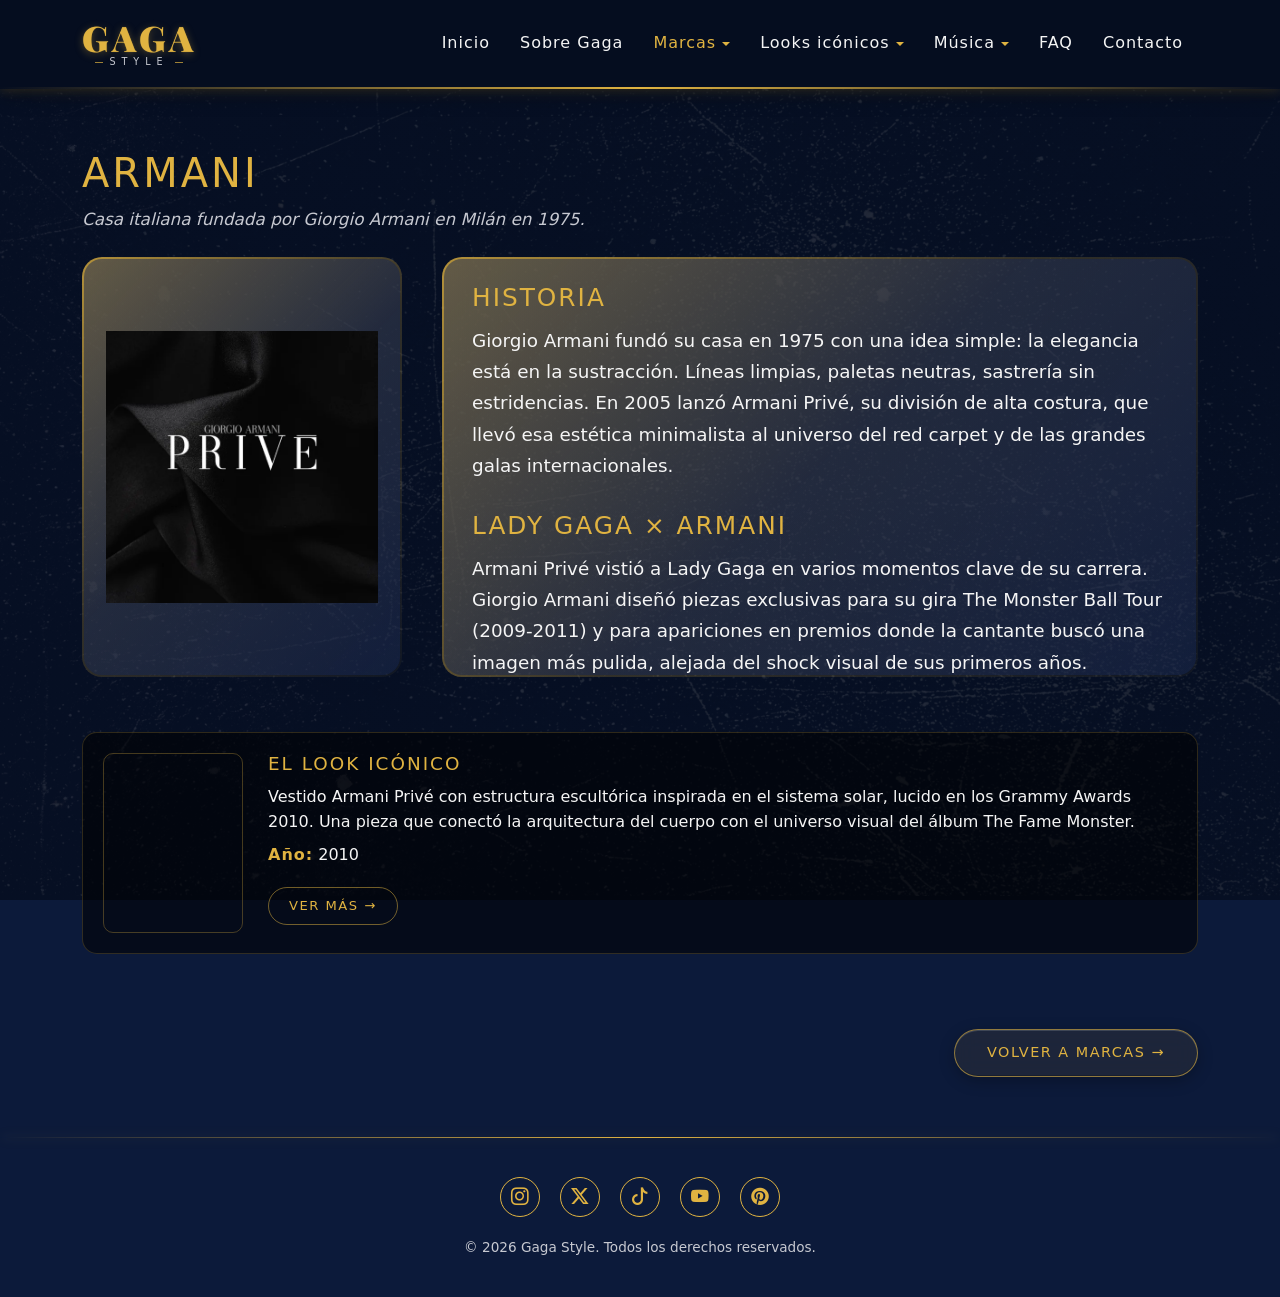
<file: secciones/marca2.html>
<!DOCTYPE html>
<html lang="es">
<head>
    <meta charset="UTF-8">
    <meta name="viewport" content="width=device-width, initial-scale=1.0">
    <link rel="icon" type="image/svg+xml" href="../multimedia/favicon.svg">
    <title>Armani — GAGA Style</title>
    <link rel="stylesheet" href="../estilos/bootstrap.css">
    <link rel="stylesheet" href="https://cdn.jsdelivr.net/npm/bootstrap-icons@1.11.3/font/bootstrap-icons.css">
    <link rel="preconnect" href="https://fonts.googleapis.com">
    <link rel="preconnect" href="https://fonts.gstatic.com" crossorigin>
    <link rel="stylesheet" href="https://fonts.googleapis.com/css2?family=Playfair+Display:wght@700;900&display=swap">
    <link rel="stylesheet" href="../estilos/estilos.css">
</head>
<body>

    <header>
        <nav class="navbar navbar-expand-lg">
            <div class="container">
                <a class="navbar-brand" href="../index.html">
                    <span class="brand-main">GAGA</span>
                    <span class="brand-tag">Style</span>
                </a>
                <button class="navbar-toggler" type="button" data-bs-toggle="collapse" data-bs-target="#menuPrincipal" aria-controls="menuPrincipal" aria-expanded="false" aria-label="Abrir menú">
                    <span class="navbar-toggler-icon"></span>
                </button>
                <div class="collapse navbar-collapse" id="menuPrincipal">
                    <ul class="navbar-nav ms-auto">
                        <li class="nav-item"><a class="nav-link" href="../index.html">Inicio</a></li>
                        <li class="nav-item"><a class="nav-link" href="sobre.html">Sobre Gaga</a></li>
                        <li class="nav-item dropdown">
                            <a class="nav-link dropdown-toggle active" aria-current="page" href="../index.html#marcas" role="button" data-bs-toggle="dropdown" aria-expanded="false">Marcas</a>
                            <ul class="dropdown-menu">
                                <li><a class="dropdown-item" href="marca1.html">Versace</a></li>
                                <li><a class="dropdown-item" href="marca2.html">Armani</a></li>
                                <li><a class="dropdown-item" href="marca3.html">Valentino</a></li>
                                <li><a class="dropdown-item" href="marca4.html">Mugler</a></li>
                                <li><a class="dropdown-item" href="marca5.html">Alexander McQueen</a></li>
                                <li><a class="dropdown-item" href="marca6.html">Gucci</a></li>
                            </ul>
                        </li>
                        <li class="nav-item dropdown">
                            <a class="nav-link dropdown-toggle" href="../index.html#looks" role="button" data-bs-toggle="dropdown" aria-expanded="false">Looks icónicos</a>
                            <ul class="dropdown-menu">
                                <li><a class="dropdown-item" href="look1.html">Vestido de carne</a></li>
                                <li><a class="dropdown-item" href="look2.html">Burbujas plásticas</a></li>
                                <li><a class="dropdown-item" href="look3.html">Alta costura roja</a></li>
                            </ul>
                        </li>
                        <li class="nav-item dropdown nav-musica-pc">
                            <a class="nav-link dropdown-toggle" href="../index.html#musica" role="button" data-bs-toggle="dropdown" aria-expanded="false">Música</a>
                            <ul class="dropdown-menu">
                                <li><a class="dropdown-item" href="../index.html#musica">Música</a></li>
                                <li><a class="dropdown-item" href="../index.html#video">Video</a></li>
                                <li><a class="dropdown-item" href="discografia.html">Discografía</a></li>
                            </ul>
                        </li>
                        <li class="nav-item nav-musica-flat"><a class="nav-link" href="discografia.html">Discografía</a></li>
                        <li class="nav-item nav-musica-flat"><a class="nav-link" href="../index.html#musica">Música</a></li>
                        <li class="nav-item nav-musica-flat"><a class="nav-link" href="../index.html#video">Video</a></li>
                        <li class="nav-item"><a class="nav-link" href="../index.html#faq">FAQ</a></li>
                        <li class="nav-item"><a class="nav-link" href="contacto.html">Contacto</a></li>
                    </ul>
                </div>
            </div>
        </nav>
    </header>

    <main>
        <section id="marca">
            <div class="container">
                <h1>Armani</h1>
                <p class="marca-lead">Casa italiana fundada por Giorgio Armani en Milán en 1975.</p>

                <figure>
                    <img src="../multimedia/marcas/marca2.webp" class="img-fluid" alt="Logo de Armani">
                </figure>

                <article class="marca-info">
                    <h2>Historia</h2>
                    <p>Giorgio Armani fundó su casa en 1975 con una idea simple: la elegancia está en la sustracción. Líneas limpias, paletas neutras, sastrería sin estridencias. En 2005 lanzó Armani Privé, su división de alta costura, que llevó esa estética minimalista al universo del red carpet y de las grandes galas internacionales.</p>

                    <h2>Lady Gaga × Armani</h2>
                    <p>Armani Privé vistió a Lady Gaga en varios momentos clave de su carrera. Giorgio Armani diseñó piezas exclusivas para su gira The Monster Ball Tour (2009-2011) y para apariciones en premios donde la cantante buscó una imagen más pulida, alejada del shock visual de sus primeros años.</p>
                </article>

                <a href="marca2-look.html" class="look-icono">
                    <div class="look-mini">
                        <picture>
                            <source media="(max-width: 767px)" srcset="../multimedia/looks-marca/marca2-look_mobile.webp">
                            <source media="(max-width: 991px)" srcset="../multimedia/looks-marca/marca2-look_tablet.webp">
                            <img src="../multimedia/looks-marca/marca2-look_pc.webp" alt="Look Armani sistema solar en Lady Gaga">
                        </picture>
                        <div class="look-texto">
                            <h3>El look icónico</h3>
                            <p>Vestido Armani Privé con estructura escultórica inspirada en el sistema solar, lucido en los Grammy Awards 2010. Una pieza que conectó la arquitectura del cuerpo con el universo visual del álbum The Fame Monster.</p>
                            <p><strong>Año:</strong> 2010</p>
                            <span class="btn-ver-mas">Ver más →</span>
                        </div>
                    </div>
                </a>

                <a href="../index.html#marcas" class="btn btn-outline-warning">Volver a marcas</a>
            </div>
        </section>
    </main>

    <footer>
        <div class="container text-center">
            <ul class="list-unstyled">
                <li><a href="https://instagram.com/" aria-label="Instagram"><i class="bi bi-instagram"></i></a></li>
                <li><a href="https://x.com/" aria-label="X"><i class="bi bi-twitter-x"></i></a></li>
                <li><a href="https://tiktok.com/" aria-label="TikTok"><i class="bi bi-tiktok"></i></a></li>
                <li><a href="https://youtube.com/" aria-label="YouTube"><i class="bi bi-youtube"></i></a></li>
                <li><a href="https://pinterest.com/" aria-label="Pinterest"><i class="bi bi-pinterest"></i></a></li>
            </ul>
            <p>&copy; 2026 Gaga Style. Todos los derechos reservados.</p>
        </div>
    </footer>

    <script src="../js/bootstrap.bundle.min.js"></script>
</body>
</html>
</file>
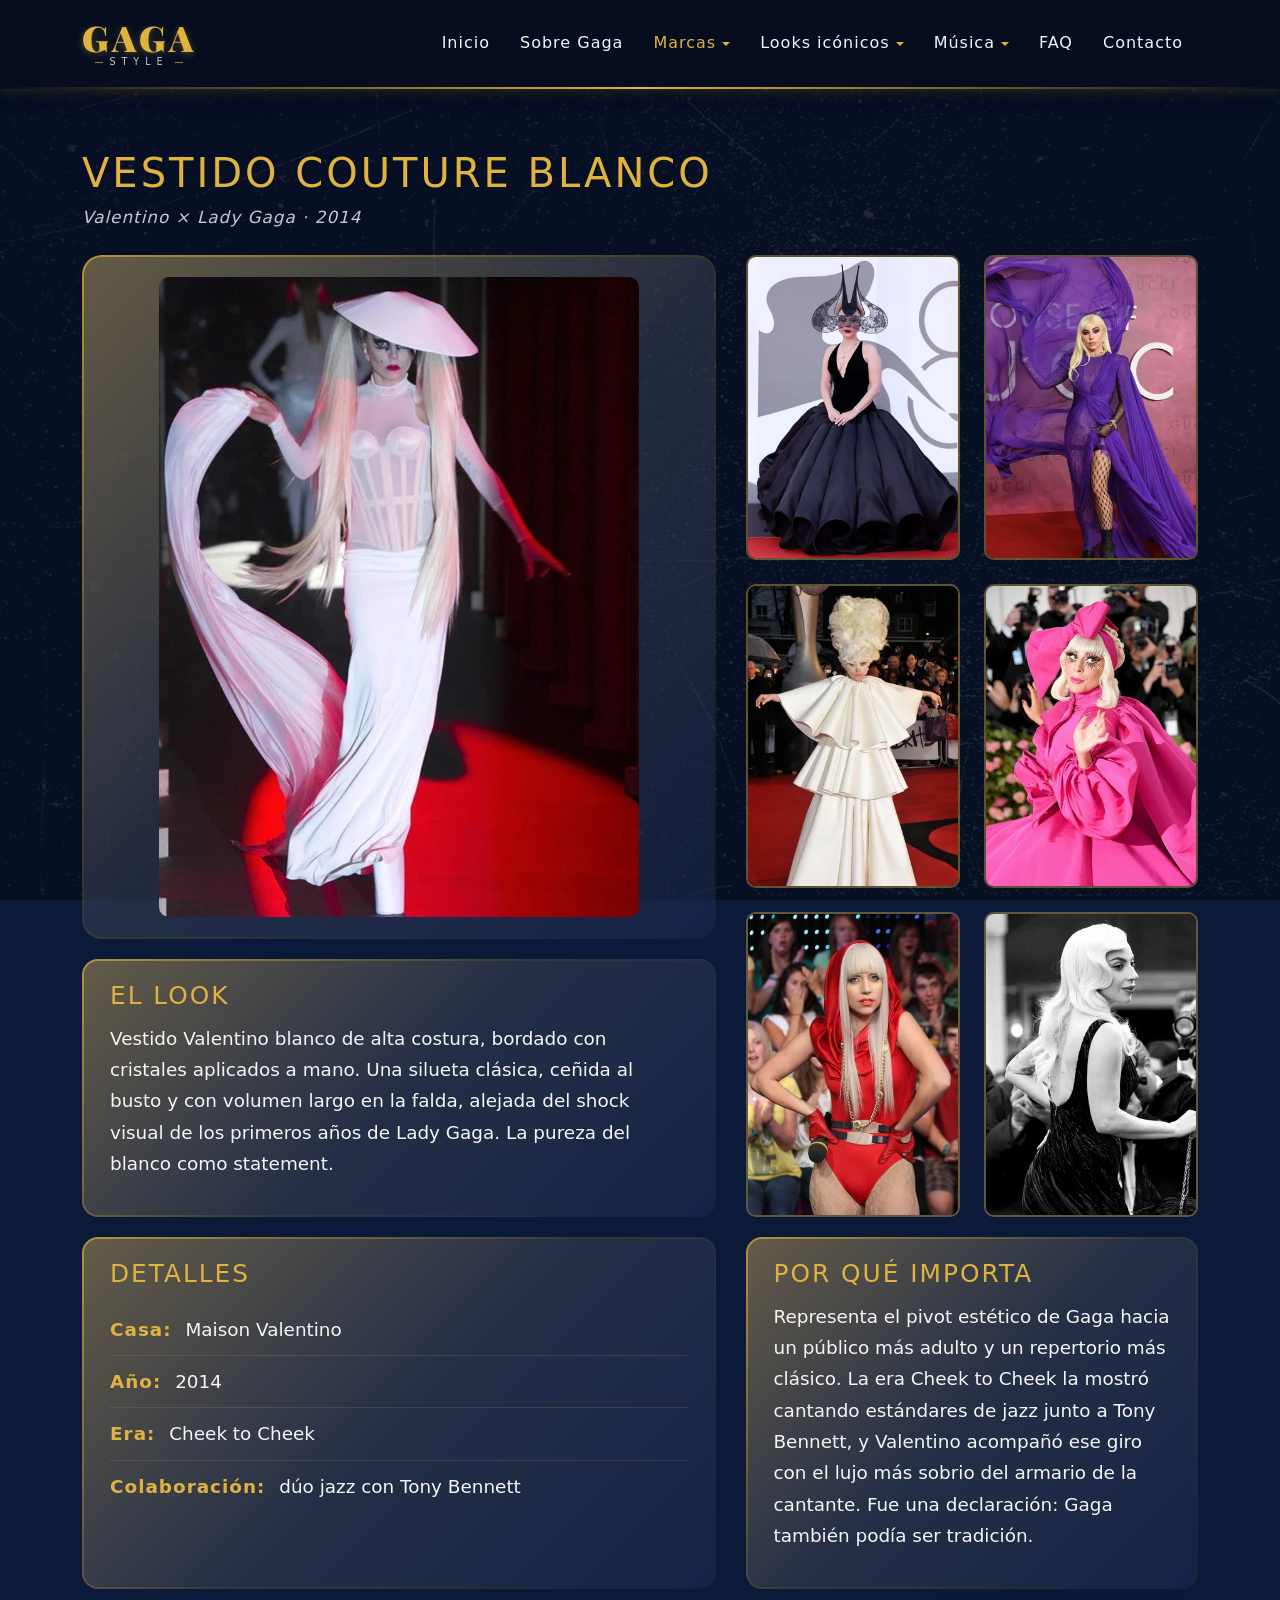
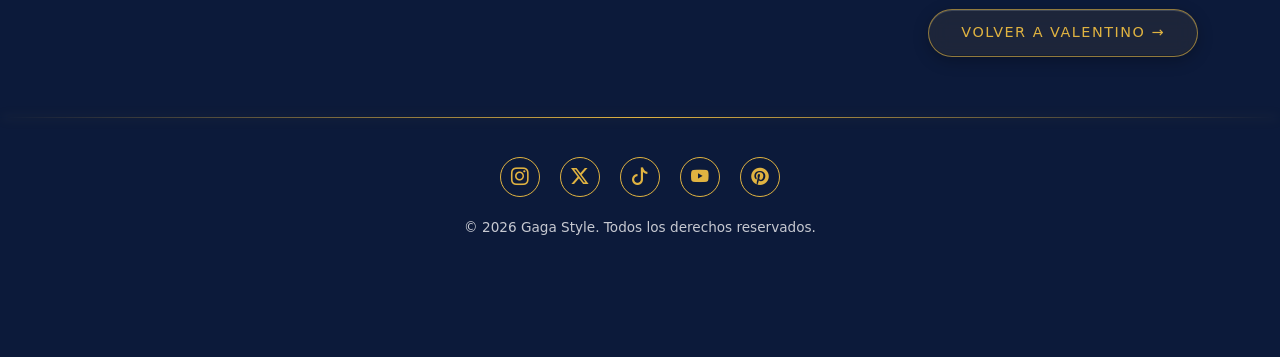
<file: secciones/marca3-look.html>
<!DOCTYPE html>
<html lang="es">
<head>
    <meta charset="UTF-8">
    <meta name="viewport" content="width=device-width, initial-scale=1.0">
    <link rel="icon" type="image/svg+xml" href="../multimedia/favicon.svg">
    <title>Vestido couture blanco — Valentino × Gaga</title>
    <link rel="stylesheet" href="../estilos/bootstrap.css">
    <link rel="stylesheet" href="https://cdn.jsdelivr.net/npm/bootstrap-icons@1.11.3/font/bootstrap-icons.css">
    <link rel="preconnect" href="https://fonts.googleapis.com">
    <link rel="preconnect" href="https://fonts.gstatic.com" crossorigin>
    <link rel="stylesheet" href="https://fonts.googleapis.com/css2?family=Playfair+Display:wght@700;900&display=swap">
    <link rel="stylesheet" href="../estilos/fancybox.css">
    <link rel="stylesheet" href="../estilos/estilos.css">
</head>
<body>

    <header>
        <nav class="navbar navbar-expand-lg">
            <div class="container">
                <a class="navbar-brand" href="../index.html">
                    <span class="brand-main">GAGA</span>
                    <span class="brand-tag">Style</span>
                </a>
                <button class="navbar-toggler" type="button" data-bs-toggle="collapse" data-bs-target="#menuPrincipal" aria-controls="menuPrincipal" aria-expanded="false" aria-label="Abrir menú">
                    <span class="navbar-toggler-icon"></span>
                </button>
                <div class="collapse navbar-collapse" id="menuPrincipal">
                    <ul class="navbar-nav ms-auto">
                        <li class="nav-item"><a class="nav-link" href="../index.html">Inicio</a></li>
                        <li class="nav-item"><a class="nav-link" href="sobre.html">Sobre Gaga</a></li>
                        <li class="nav-item dropdown">
                            <a class="nav-link dropdown-toggle active" aria-current="page" href="../index.html#marcas" role="button" data-bs-toggle="dropdown" aria-expanded="false">Marcas</a>
                            <ul class="dropdown-menu">
                                <li><a class="dropdown-item" href="marca1.html">Versace</a></li>
                                <li><a class="dropdown-item" href="marca2.html">Armani</a></li>
                                <li><a class="dropdown-item" href="marca3.html">Valentino</a></li>
                                <li><a class="dropdown-item" href="marca4.html">Mugler</a></li>
                                <li><a class="dropdown-item" href="marca5.html">Alexander McQueen</a></li>
                                <li><a class="dropdown-item" href="marca6.html">Gucci</a></li>
                            </ul>
                        </li>
                        <li class="nav-item dropdown">
                            <a class="nav-link dropdown-toggle" href="../index.html#looks" role="button" data-bs-toggle="dropdown" aria-expanded="false">Looks icónicos</a>
                            <ul class="dropdown-menu">
                                <li><a class="dropdown-item" href="look1.html">Vestido de carne</a></li>
                                <li><a class="dropdown-item" href="look2.html">Burbujas plásticas</a></li>
                                <li><a class="dropdown-item" href="look3.html">Alta costura roja</a></li>
                            </ul>
                        </li>
                        <li class="nav-item dropdown nav-musica-pc">
                            <a class="nav-link dropdown-toggle" href="../index.html#musica" role="button" data-bs-toggle="dropdown" aria-expanded="false">Música</a>
                            <ul class="dropdown-menu">
                                <li><a class="dropdown-item" href="../index.html#musica">Música</a></li>
                                <li><a class="dropdown-item" href="../index.html#video">Video</a></li>
                                <li><a class="dropdown-item" href="discografia.html">Discografía</a></li>
                            </ul>
                        </li>
                        <li class="nav-item nav-musica-flat"><a class="nav-link" href="discografia.html">Discografía</a></li>
                        <li class="nav-item nav-musica-flat"><a class="nav-link" href="../index.html#musica">Música</a></li>
                        <li class="nav-item nav-musica-flat"><a class="nav-link" href="../index.html#video">Video</a></li>
                        <li class="nav-item"><a class="nav-link" href="../index.html#faq">FAQ</a></li>
                        <li class="nav-item"><a class="nav-link" href="contacto.html">Contacto</a></li>
                    </ul>
                </div>
            </div>
        </nav>
    </header>

    <main>
        <section id="look-marca">
            <div class="container">
                <h1>Vestido couture blanco</h1>
                <p class="marca-lead">Valentino × Lady Gaga · 2014</p>

                <!-- Foto principal + galería de thumbs. Las 6 imágenes de la galería se comparten
                     entre todas las marcas (carpeta multimedia/looks-marca/galeria/marca1-*).
                     Mobile: foto principal a ancho completo + thumbs en grilla de 2 columnas debajo.
                     Tablet/PC: foto a la izquierda + thumbs a la derecha. Cada thumb es un <a> con
                     data-fancybox que abre la foto grande en un lightbox de Fancybox (data-caption
                     para el texto, data-srcset para cargar mini 360w o grande 720w según pantalla). -->
                <div class="row look-fila align-items-start">
                    <figure class="col-12 col-md-7 look-figura-principal">
                        <picture>
                            <source media="(max-width: 767px)" srcset="../multimedia/looks-marca/marca3-look_mobile.webp">
                            <source media="(max-width: 991px)" srcset="../multimedia/looks-marca/marca3-look_tablet.webp">
                            <img src="../multimedia/looks-marca/marca3-look_pc.webp" class="img-fluid" alt="Vestido Valentino blanco lucido por Lady Gaga">
                        </picture>
                    </figure>

                    <div class="col-12 col-md-5 look-galeria">
                        <!-- propiedad + break + columna -->
                        <ul class="row list-unstyled g-3" id="galeria">
                            <li class="col-6">
                                <a class="look-thumb" data-fancybox="galeria" href="../multimedia/looks-marca/galeria/marca1-foto1.webp" data-srcset="../multimedia/looks-marca/galeria/marca1-thumb1.webp 360w, ../multimedia/looks-marca/galeria/marca1-foto1.webp 720w" data-caption="<b>Detalle barroco</b> — Plano cerrado de un vestido drapeado en seda con bordados dorados. Los prints recargados —cabeza de Medusa, motivos griegos— son la firma inconfundible de Versace.">
                                    <img src="../multimedia/looks-marca/galeria/marca1-thumb1.webp" class="img-fluid" alt="Detalle 1 del look">
                                </a>
                            </li>
                            <li class="col-6">
                                <a class="look-thumb" data-fancybox="galeria" href="../multimedia/looks-marca/galeria/marca1-foto2.webp" data-srcset="../multimedia/looks-marca/galeria/marca1-thumb2.webp 360w, ../multimedia/looks-marca/galeria/marca1-foto2.webp 720w" data-caption="<b>Pose editorial</b> — Pose de campaña fotografiada por Mert Alas y Marcus Piggott. Lady Gaga encarna a la diosa griega que las casas de alta costura evocan temporada tras temporada.">
                                    <img src="../multimedia/looks-marca/galeria/marca1-thumb2.webp" class="img-fluid" alt="Detalle 2 del look">
                                </a>
                            </li>
                            <li class="col-6">
                                <a class="look-thumb" data-fancybox="galeria" href="../multimedia/looks-marca/galeria/marca1-foto3.webp" data-srcset="../multimedia/looks-marca/galeria/marca1-thumb3.webp 360w, ../multimedia/looks-marca/galeria/marca1-foto3.webp 720w" data-caption="<b>Drapeado dorado</b> — El drapeado en oro y la caída de la seda repiten el gesto barroco italiano: dramatismo controlado, sensualidad descarada y cita constante al imaginario clásico.">
                                    <img src="../multimedia/looks-marca/galeria/marca1-thumb3.webp" class="img-fluid" alt="Detalle 3 del look">
                                </a>
                            </li>
                            <li class="col-6">
                                <a class="look-thumb" data-fancybox="galeria" href="../multimedia/looks-marca/galeria/marca1-foto4.webp" data-srcset="../multimedia/looks-marca/galeria/marca1-thumb4.webp 360w, ../multimedia/looks-marca/galeria/marca1-foto4.webp 720w" data-caption="<b>Imagen icónica</b> — Una de las imágenes más reproducidas de Lady Gaga: campaña fotografiada como editorial puro, donde cada accesorio y cada gesto fue calculado al detalle.">
                                    <img src="../multimedia/looks-marca/galeria/marca1-thumb4.webp" class="img-fluid" alt="Detalle 4 del look">
                                </a>
                            </li>
                            <li class="col-6">
                                <a class="look-thumb" data-fancybox="galeria" href="../multimedia/looks-marca/galeria/marca1-foto5.webp" data-srcset="../multimedia/looks-marca/galeria/marca1-thumb5.webp 360w, ../multimedia/looks-marca/galeria/marca1-foto5.webp 720w" data-caption="<b>Detalle de accesorio</b> — El accesorio cerró la campaña: una pieza labrada en metal que se transformó en símbolo. Las casas de alta costura construyen identidad a través de detalles así.">
                                    <img src="../multimedia/looks-marca/galeria/marca1-thumb5.webp" class="img-fluid" alt="Detalle 5 del look">
                                </a>
                            </li>
                            <li class="col-6">
                                <a class="look-thumb" data-fancybox="galeria" href="../multimedia/looks-marca/galeria/marca1-foto6.webp" data-srcset="../multimedia/looks-marca/galeria/marca1-thumb6.webp 360w, ../multimedia/looks-marca/galeria/marca1-foto6.webp 720w" data-caption="<b>Mirada de campaña</b> — Plano del rostro: maquillaje editorial, mirada fija a cámara y estilismo cuidado al milímetro. La estética que se repitió en toda la campaña gráfica del look.">
                                    <img src="../multimedia/looks-marca/galeria/marca1-thumb6.webp" class="img-fluid" alt="Detalle 6 del look">
                                </a>
                            </li>
                        </ul>
                    </div>
                </div>

                <!-- 3 bloques de info (transparentes en mobile/tablet, cards en PC). -->
                <article class="marca-info">
                    <div class="look-bloque look-bloque-intro">
                        <h2>El look</h2>
                        <p>Vestido Valentino blanco de alta costura, bordado con cristales aplicados a mano. Una silueta clásica, ceñida al busto y con volumen largo en la falda, alejada del shock visual de los primeros años de Lady Gaga. La pureza del blanco como statement.</p>
                    </div>

                    <div class="look-bloque look-bloque-detalles">
                        <h2>Detalles</h2>
                        <ul>
                            <li><strong>Casa:</strong> Maison Valentino</li>
                            <li><strong>Año:</strong> 2014</li>
                            <li><strong>Era:</strong> Cheek to Cheek</li>
                            <li><strong>Colaboración:</strong> dúo jazz con Tony Bennett</li>
                        </ul>
                    </div>

                    <div class="look-bloque look-bloque-importa">
                        <h2>Por qué importa</h2>
                        <p>Representa el pivot estético de Gaga hacia un público más adulto y un repertorio más clásico. La era Cheek to Cheek la mostró cantando estándares de jazz junto a Tony Bennett, y Valentino acompañó ese giro con el lujo más sobrio del armario de la cantante. Fue una declaración: Gaga también podía ser tradición.</p>
                    </div>
                </article>

                <a href="marca3.html" class="btn btn-outline-warning">Volver a Valentino</a>
            </div>
        </section>
    </main>

    <footer>
        <div class="container text-center">
            <ul class="list-unstyled">
                <li><a href="https://instagram.com/" aria-label="Instagram"><i class="bi bi-instagram"></i></a></li>
                <li><a href="https://x.com/" aria-label="X"><i class="bi bi-twitter-x"></i></a></li>
                <li><a href="https://tiktok.com/" aria-label="TikTok"><i class="bi bi-tiktok"></i></a></li>
                <li><a href="https://youtube.com/" aria-label="YouTube"><i class="bi bi-youtube"></i></a></li>
                <li><a href="https://pinterest.com/" aria-label="Pinterest"><i class="bi bi-pinterest"></i></a></li>
            </ul>
            <p>&copy; 2026 Gaga Style. Todos los derechos reservados.</p>
        </div>
    </footer>

    <script src="../js/bootstrap.bundle.min.js"></script>
    <script src="../js/fancybox.umd.js"></script>
    <!-- Inicializa Fancybox: agrupa todos los <a data-fancybox="galeria"> en una
         misma galería navegable (lightbox en la misma página, con miniaturas). -->
    <script>
        Fancybox.bind('[data-fancybox="galeria"]');
    </script>
</body>
</html>
</file>
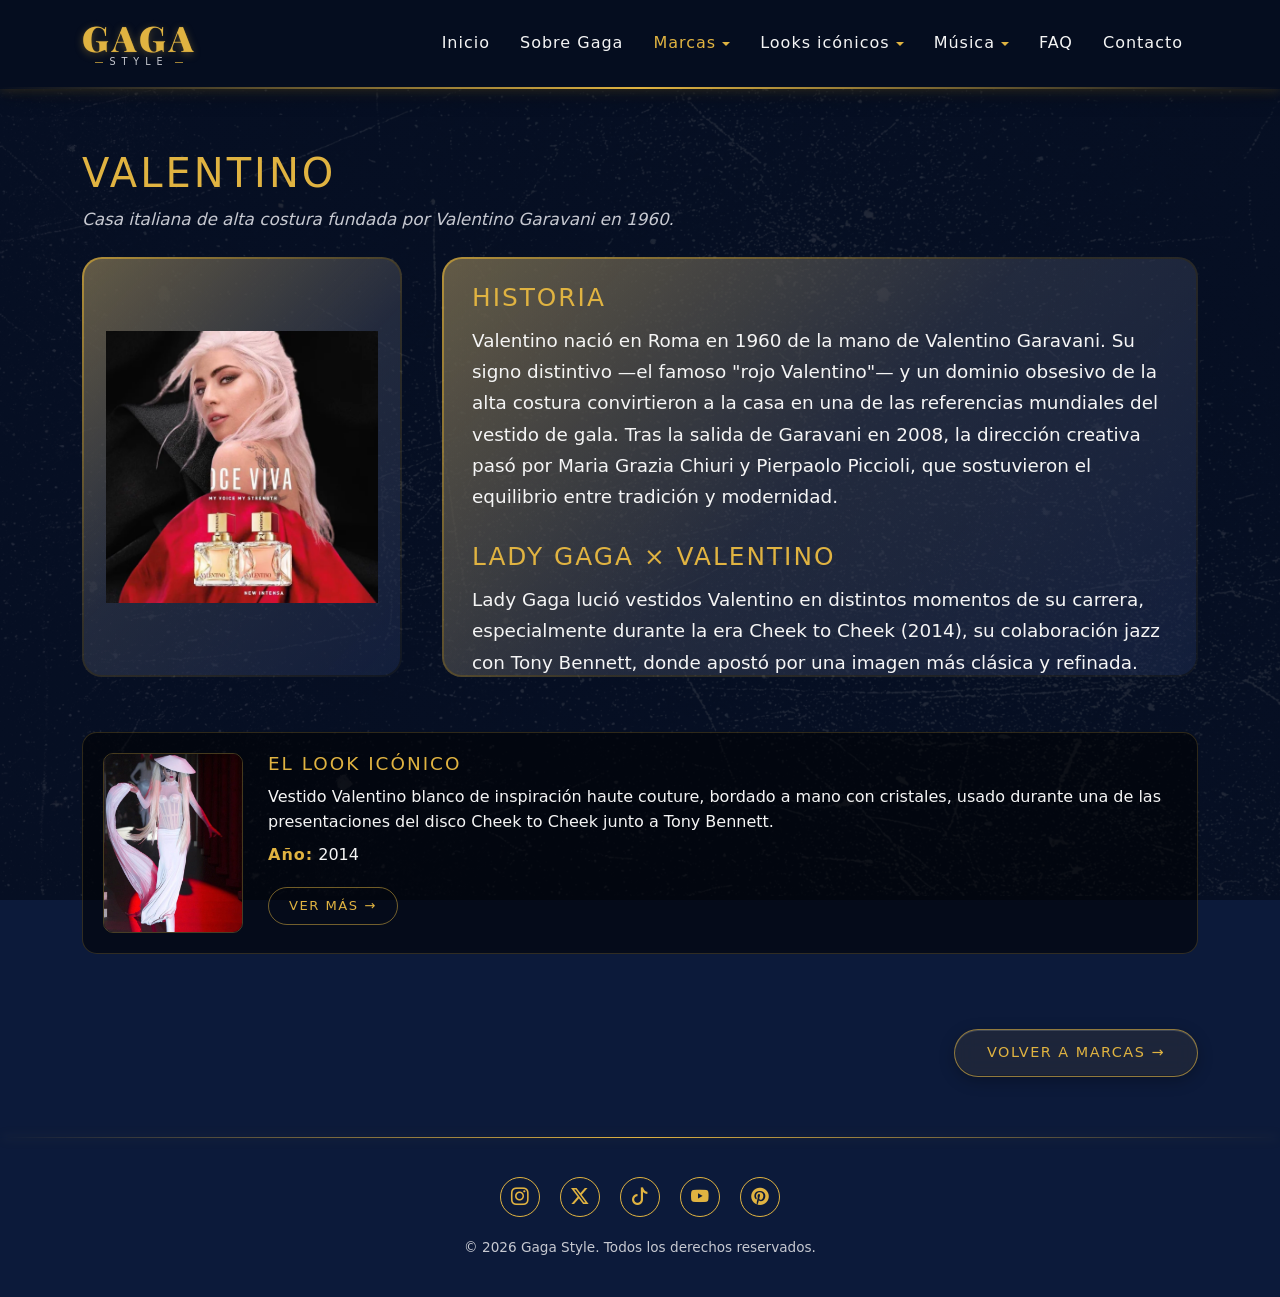
<file: secciones/marca3.html>
<!DOCTYPE html>
<html lang="es">
<head>
    <meta charset="UTF-8">
    <meta name="viewport" content="width=device-width, initial-scale=1.0">
    <link rel="icon" type="image/svg+xml" href="../multimedia/favicon.svg">
    <title>Valentino — GAGA Style</title>
    <link rel="stylesheet" href="../estilos/bootstrap.css">
    <link rel="stylesheet" href="https://cdn.jsdelivr.net/npm/bootstrap-icons@1.11.3/font/bootstrap-icons.css">
    <link rel="preconnect" href="https://fonts.googleapis.com">
    <link rel="preconnect" href="https://fonts.gstatic.com" crossorigin>
    <link rel="stylesheet" href="https://fonts.googleapis.com/css2?family=Playfair+Display:wght@700;900&display=swap">
    <link rel="stylesheet" href="../estilos/estilos.css">
</head>
<body>

    <header>
        <nav class="navbar navbar-expand-lg">
            <div class="container">
                <a class="navbar-brand" href="../index.html">
                    <span class="brand-main">GAGA</span>
                    <span class="brand-tag">Style</span>
                </a>
                <button class="navbar-toggler" type="button" data-bs-toggle="collapse" data-bs-target="#menuPrincipal" aria-controls="menuPrincipal" aria-expanded="false" aria-label="Abrir menú">
                    <span class="navbar-toggler-icon"></span>
                </button>
                <div class="collapse navbar-collapse" id="menuPrincipal">
                    <ul class="navbar-nav ms-auto">
                        <li class="nav-item"><a class="nav-link" href="../index.html">Inicio</a></li>
                        <li class="nav-item"><a class="nav-link" href="sobre.html">Sobre Gaga</a></li>
                        <li class="nav-item dropdown">
                            <a class="nav-link dropdown-toggle active" aria-current="page" href="../index.html#marcas" role="button" data-bs-toggle="dropdown" aria-expanded="false">Marcas</a>
                            <ul class="dropdown-menu">
                                <li><a class="dropdown-item" href="marca1.html">Versace</a></li>
                                <li><a class="dropdown-item" href="marca2.html">Armani</a></li>
                                <li><a class="dropdown-item" href="marca3.html">Valentino</a></li>
                                <li><a class="dropdown-item" href="marca4.html">Mugler</a></li>
                                <li><a class="dropdown-item" href="marca5.html">Alexander McQueen</a></li>
                                <li><a class="dropdown-item" href="marca6.html">Gucci</a></li>
                            </ul>
                        </li>
                        <li class="nav-item dropdown">
                            <a class="nav-link dropdown-toggle" href="../index.html#looks" role="button" data-bs-toggle="dropdown" aria-expanded="false">Looks icónicos</a>
                            <ul class="dropdown-menu">
                                <li><a class="dropdown-item" href="look1.html">Vestido de carne</a></li>
                                <li><a class="dropdown-item" href="look2.html">Burbujas plásticas</a></li>
                                <li><a class="dropdown-item" href="look3.html">Alta costura roja</a></li>
                            </ul>
                        </li>
                        <li class="nav-item dropdown nav-musica-pc">
                            <a class="nav-link dropdown-toggle" href="../index.html#musica" role="button" data-bs-toggle="dropdown" aria-expanded="false">Música</a>
                            <ul class="dropdown-menu">
                                <li><a class="dropdown-item" href="../index.html#musica">Música</a></li>
                                <li><a class="dropdown-item" href="../index.html#video">Video</a></li>
                                <li><a class="dropdown-item" href="discografia.html">Discografía</a></li>
                            </ul>
                        </li>
                        <li class="nav-item nav-musica-flat"><a class="nav-link" href="discografia.html">Discografía</a></li>
                        <li class="nav-item nav-musica-flat"><a class="nav-link" href="../index.html#musica">Música</a></li>
                        <li class="nav-item nav-musica-flat"><a class="nav-link" href="../index.html#video">Video</a></li>
                        <li class="nav-item"><a class="nav-link" href="../index.html#faq">FAQ</a></li>
                        <li class="nav-item"><a class="nav-link" href="contacto.html">Contacto</a></li>
                    </ul>
                </div>
            </div>
        </nav>
    </header>

    <main>
        <section id="marca">
            <div class="container">
                <h1>Valentino</h1>
                <p class="marca-lead">Casa italiana de alta costura fundada por Valentino Garavani en 1960.</p>

                <figure>
                    <img src="../multimedia/marcas/marca3.webp" class="img-fluid" alt="Logo de Valentino">
                </figure>

                <article class="marca-info">
                    <h2>Historia</h2>
                    <p>Valentino nació en Roma en 1960 de la mano de Valentino Garavani. Su signo distintivo —el famoso "rojo Valentino"— y un dominio obsesivo de la alta costura convirtieron a la casa en una de las referencias mundiales del vestido de gala. Tras la salida de Garavani en 2008, la dirección creativa pasó por Maria Grazia Chiuri y Pierpaolo Piccioli, que sostuvieron el equilibrio entre tradición y modernidad.</p>

                    <h2>Lady Gaga × Valentino</h2>
                    <p>Lady Gaga lució vestidos Valentino en distintos momentos de su carrera, especialmente durante la era Cheek to Cheek (2014), su colaboración jazz con Tony Bennett, donde apostó por una imagen más clásica y refinada. Valentino acompañó ese viraje estético con piezas de inspiración couture.</p>
                </article>

                <a href="marca3-look.html" class="look-icono">
                    <div class="look-mini">
                        <picture>
                            <source media="(max-width: 767px)" srcset="../multimedia/looks-marca/marca3-look_mobile.webp">
                            <source media="(max-width: 991px)" srcset="../multimedia/looks-marca/marca3-look_tablet.webp">
                            <img src="../multimedia/looks-marca/marca3-look_pc.webp" alt="Look Valentino Cheek to Cheek en Lady Gaga">
                        </picture>
                        <div class="look-texto">
                            <h3>El look icónico</h3>
                            <p>Vestido Valentino blanco de inspiración haute couture, bordado a mano con cristales, usado durante una de las presentaciones del disco Cheek to Cheek junto a Tony Bennett.</p>
                            <p><strong>Año:</strong> 2014</p>
                            <span class="btn-ver-mas">Ver más →</span>
                        </div>
                    </div>
                </a>

                <a href="../index.html#marcas" class="btn btn-outline-warning">Volver a marcas</a>
            </div>
        </section>
    </main>

    <footer>
        <div class="container text-center">
            <ul class="list-unstyled">
                <li><a href="https://instagram.com/" aria-label="Instagram"><i class="bi bi-instagram"></i></a></li>
                <li><a href="https://x.com/" aria-label="X"><i class="bi bi-twitter-x"></i></a></li>
                <li><a href="https://tiktok.com/" aria-label="TikTok"><i class="bi bi-tiktok"></i></a></li>
                <li><a href="https://youtube.com/" aria-label="YouTube"><i class="bi bi-youtube"></i></a></li>
                <li><a href="https://pinterest.com/" aria-label="Pinterest"><i class="bi bi-pinterest"></i></a></li>
            </ul>
            <p>&copy; 2026 Gaga Style. Todos los derechos reservados.</p>
        </div>
    </footer>

    <script src="../js/bootstrap.bundle.min.js"></script>
</body>
</html>
</file>
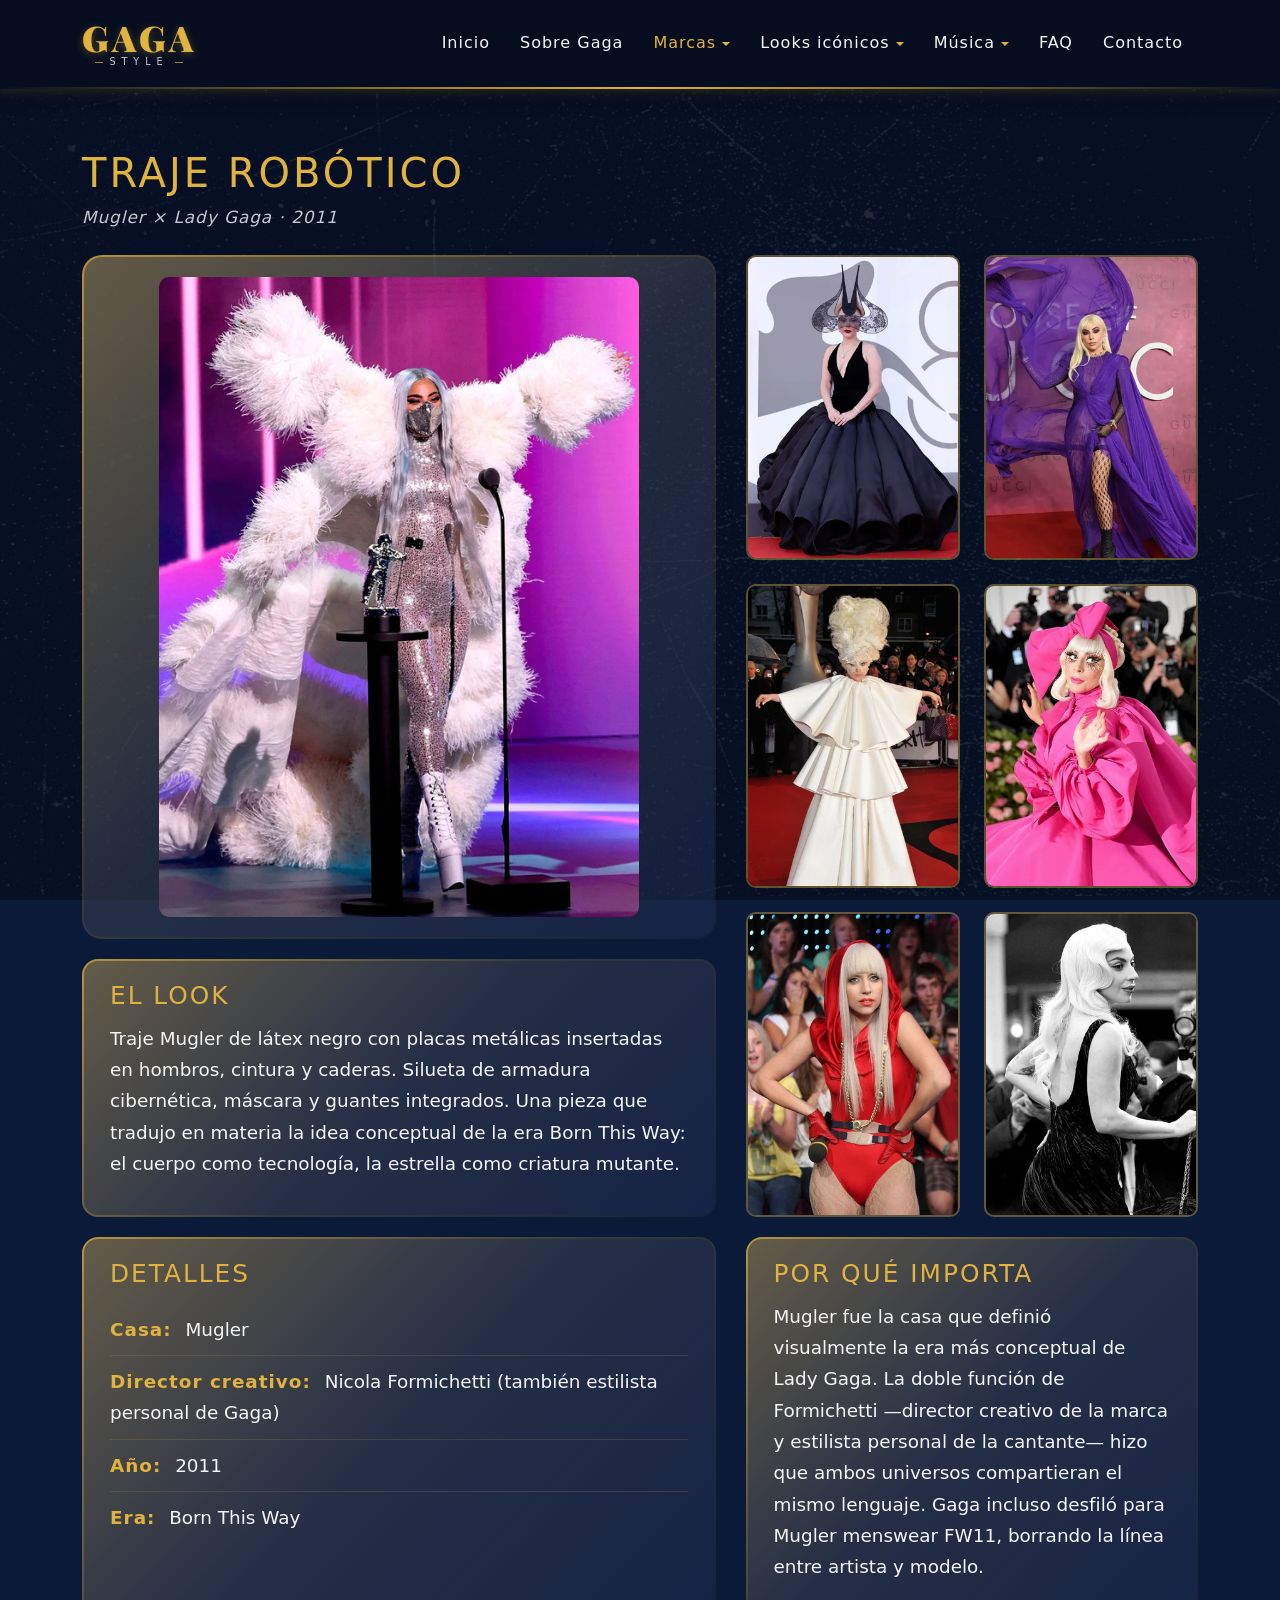
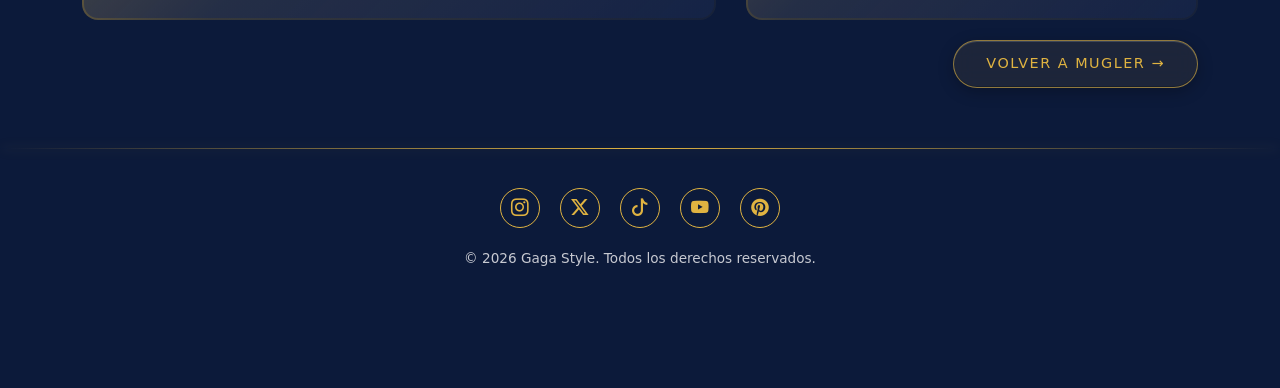
<file: secciones/marca4-look.html>
<!DOCTYPE html>
<html lang="es">
<head>
    <meta charset="UTF-8">
    <meta name="viewport" content="width=device-width, initial-scale=1.0">
    <link rel="icon" type="image/svg+xml" href="../multimedia/favicon.svg">
    <title>Traje robótico — Mugler × Gaga</title>
    <link rel="stylesheet" href="../estilos/bootstrap.css">
    <link rel="stylesheet" href="https://cdn.jsdelivr.net/npm/bootstrap-icons@1.11.3/font/bootstrap-icons.css">
    <link rel="preconnect" href="https://fonts.googleapis.com">
    <link rel="preconnect" href="https://fonts.gstatic.com" crossorigin>
    <link rel="stylesheet" href="https://fonts.googleapis.com/css2?family=Playfair+Display:wght@700;900&display=swap">
    <link rel="stylesheet" href="../estilos/fancybox.css">
    <link rel="stylesheet" href="../estilos/estilos.css">
</head>
<body>

    <header>
        <nav class="navbar navbar-expand-lg">
            <div class="container">
                <a class="navbar-brand" href="../index.html">
                    <span class="brand-main">GAGA</span>
                    <span class="brand-tag">Style</span>
                </a>
                <button class="navbar-toggler" type="button" data-bs-toggle="collapse" data-bs-target="#menuPrincipal" aria-controls="menuPrincipal" aria-expanded="false" aria-label="Abrir menú">
                    <span class="navbar-toggler-icon"></span>
                </button>
                <div class="collapse navbar-collapse" id="menuPrincipal">
                    <ul class="navbar-nav ms-auto">
                        <li class="nav-item"><a class="nav-link" href="../index.html">Inicio</a></li>
                        <li class="nav-item"><a class="nav-link" href="sobre.html">Sobre Gaga</a></li>
                        <li class="nav-item dropdown">
                            <a class="nav-link dropdown-toggle active" aria-current="page" href="../index.html#marcas" role="button" data-bs-toggle="dropdown" aria-expanded="false">Marcas</a>
                            <ul class="dropdown-menu">
                                <li><a class="dropdown-item" href="marca1.html">Versace</a></li>
                                <li><a class="dropdown-item" href="marca2.html">Armani</a></li>
                                <li><a class="dropdown-item" href="marca3.html">Valentino</a></li>
                                <li><a class="dropdown-item" href="marca4.html">Mugler</a></li>
                                <li><a class="dropdown-item" href="marca5.html">Alexander McQueen</a></li>
                                <li><a class="dropdown-item" href="marca6.html">Gucci</a></li>
                            </ul>
                        </li>
                        <li class="nav-item dropdown">
                            <a class="nav-link dropdown-toggle" href="../index.html#looks" role="button" data-bs-toggle="dropdown" aria-expanded="false">Looks icónicos</a>
                            <ul class="dropdown-menu">
                                <li><a class="dropdown-item" href="look1.html">Vestido de carne</a></li>
                                <li><a class="dropdown-item" href="look2.html">Burbujas plásticas</a></li>
                                <li><a class="dropdown-item" href="look3.html">Alta costura roja</a></li>
                            </ul>
                        </li>
                        <li class="nav-item dropdown nav-musica-pc">
                            <a class="nav-link dropdown-toggle" href="../index.html#musica" role="button" data-bs-toggle="dropdown" aria-expanded="false">Música</a>
                            <ul class="dropdown-menu">
                                <li><a class="dropdown-item" href="../index.html#musica">Música</a></li>
                                <li><a class="dropdown-item" href="../index.html#video">Video</a></li>
                                <li><a class="dropdown-item" href="discografia.html">Discografía</a></li>
                            </ul>
                        </li>
                        <li class="nav-item nav-musica-flat"><a class="nav-link" href="discografia.html">Discografía</a></li>
                        <li class="nav-item nav-musica-flat"><a class="nav-link" href="../index.html#musica">Música</a></li>
                        <li class="nav-item nav-musica-flat"><a class="nav-link" href="../index.html#video">Video</a></li>
                        <li class="nav-item"><a class="nav-link" href="../index.html#faq">FAQ</a></li>
                        <li class="nav-item"><a class="nav-link" href="contacto.html">Contacto</a></li>
                    </ul>
                </div>
            </div>
        </nav>
    </header>

    <main>
        <section id="look-marca">
            <div class="container">
                <h1>Traje robótico</h1>
                <p class="marca-lead">Mugler × Lady Gaga · 2011</p>

                <!-- Foto principal + galería de thumbs. Las 6 imágenes de la galería se comparten
                     entre todas las marcas (carpeta multimedia/looks-marca/galeria/marca1-*).
                     Mobile: foto principal a ancho completo + thumbs en grilla de 2 columnas debajo.
                     Tablet/PC: foto a la izquierda + thumbs a la derecha. Cada thumb es un <a> con
                     data-fancybox que abre la foto grande en un lightbox de Fancybox (data-caption
                     para el texto, data-srcset para cargar mini 360w o grande 720w según pantalla). -->
                <div class="row look-fila align-items-start">
                    <figure class="col-12 col-md-7 look-figura-principal">
                        <picture>
                            <source media="(max-width: 767px)" srcset="../multimedia/looks-marca/marca4-look_mobile.webp">
                            <source media="(max-width: 991px)" srcset="../multimedia/looks-marca/marca4-look_tablet.webp">
                            <img src="../multimedia/looks-marca/marca4-look_pc.webp" class="img-fluid" alt="Traje robótico Mugler lucido por Lady Gaga">
                        </picture>
                    </figure>

                    <div class="col-12 col-md-5 look-galeria">
                        <!-- propiedad + break + columna -->
                        <ul class="row list-unstyled g-3" id="galeria">
                            <li class="col-6">
                                <a class="look-thumb" data-fancybox="galeria" href="../multimedia/looks-marca/galeria/marca1-foto1.webp" data-srcset="../multimedia/looks-marca/galeria/marca1-thumb1.webp 360w, ../multimedia/looks-marca/galeria/marca1-foto1.webp 720w" data-caption="<b>Detalle barroco</b> — Plano cerrado de un vestido drapeado en seda con bordados dorados. Los prints recargados —cabeza de Medusa, motivos griegos— son la firma inconfundible de Versace.">
                                    <img src="../multimedia/looks-marca/galeria/marca1-thumb1.webp" class="img-fluid" alt="Detalle 1 del look">
                                </a>
                            </li>
                            <li class="col-6">
                                <a class="look-thumb" data-fancybox="galeria" href="../multimedia/looks-marca/galeria/marca1-foto2.webp" data-srcset="../multimedia/looks-marca/galeria/marca1-thumb2.webp 360w, ../multimedia/looks-marca/galeria/marca1-foto2.webp 720w" data-caption="<b>Pose editorial</b> — Pose de campaña fotografiada por Mert Alas y Marcus Piggott. Lady Gaga encarna a la diosa griega que las casas de alta costura evocan temporada tras temporada.">
                                    <img src="../multimedia/looks-marca/galeria/marca1-thumb2.webp" class="img-fluid" alt="Detalle 2 del look">
                                </a>
                            </li>
                            <li class="col-6">
                                <a class="look-thumb" data-fancybox="galeria" href="../multimedia/looks-marca/galeria/marca1-foto3.webp" data-srcset="../multimedia/looks-marca/galeria/marca1-thumb3.webp 360w, ../multimedia/looks-marca/galeria/marca1-foto3.webp 720w" data-caption="<b>Drapeado dorado</b> — El drapeado en oro y la caída de la seda repiten el gesto barroco italiano: dramatismo controlado, sensualidad descarada y cita constante al imaginario clásico.">
                                    <img src="../multimedia/looks-marca/galeria/marca1-thumb3.webp" class="img-fluid" alt="Detalle 3 del look">
                                </a>
                            </li>
                            <li class="col-6">
                                <a class="look-thumb" data-fancybox="galeria" href="../multimedia/looks-marca/galeria/marca1-foto4.webp" data-srcset="../multimedia/looks-marca/galeria/marca1-thumb4.webp 360w, ../multimedia/looks-marca/galeria/marca1-foto4.webp 720w" data-caption="<b>Imagen icónica</b> — Una de las imágenes más reproducidas de Lady Gaga: campaña fotografiada como editorial puro, donde cada accesorio y cada gesto fue calculado al detalle.">
                                    <img src="../multimedia/looks-marca/galeria/marca1-thumb4.webp" class="img-fluid" alt="Detalle 4 del look">
                                </a>
                            </li>
                            <li class="col-6">
                                <a class="look-thumb" data-fancybox="galeria" href="../multimedia/looks-marca/galeria/marca1-foto5.webp" data-srcset="../multimedia/looks-marca/galeria/marca1-thumb5.webp 360w, ../multimedia/looks-marca/galeria/marca1-foto5.webp 720w" data-caption="<b>Detalle de accesorio</b> — El accesorio cerró la campaña: una pieza labrada en metal que se transformó en símbolo. Las casas de alta costura construyen identidad a través de detalles así.">
                                    <img src="../multimedia/looks-marca/galeria/marca1-thumb5.webp" class="img-fluid" alt="Detalle 5 del look">
                                </a>
                            </li>
                            <li class="col-6">
                                <a class="look-thumb" data-fancybox="galeria" href="../multimedia/looks-marca/galeria/marca1-foto6.webp" data-srcset="../multimedia/looks-marca/galeria/marca1-thumb6.webp 360w, ../multimedia/looks-marca/galeria/marca1-foto6.webp 720w" data-caption="<b>Mirada de campaña</b> — Plano del rostro: maquillaje editorial, mirada fija a cámara y estilismo cuidado al milímetro. La estética que se repitió en toda la campaña gráfica del look.">
                                    <img src="../multimedia/looks-marca/galeria/marca1-thumb6.webp" class="img-fluid" alt="Detalle 6 del look">
                                </a>
                            </li>
                        </ul>
                    </div>
                </div>

                <!-- 3 bloques de info (transparentes en mobile/tablet, cards en PC). -->
                <article class="marca-info">
                    <div class="look-bloque look-bloque-intro">
                        <h2>El look</h2>
                        <p>Traje Mugler de látex negro con placas metálicas insertadas en hombros, cintura y caderas. Silueta de armadura cibernética, máscara y guantes integrados. Una pieza que tradujo en materia la idea conceptual de la era Born This Way: el cuerpo como tecnología, la estrella como criatura mutante.</p>
                    </div>

                    <div class="look-bloque look-bloque-detalles">
                        <h2>Detalles</h2>
                        <ul>
                            <li><strong>Casa:</strong> Mugler</li>
                            <li><strong>Director creativo:</strong> Nicola Formichetti (también estilista personal de Gaga)</li>
                            <li><strong>Año:</strong> 2011</li>
                            <li><strong>Era:</strong> Born This Way</li>
                        </ul>
                    </div>

                    <div class="look-bloque look-bloque-importa">
                        <h2>Por qué importa</h2>
                        <p>Mugler fue la casa que definió visualmente la era más conceptual de Lady Gaga. La doble función de Formichetti —director creativo de la marca y estilista personal de la cantante— hizo que ambos universos compartieran el mismo lenguaje. Gaga incluso desfiló para Mugler menswear FW11, borrando la línea entre artista y modelo.</p>
                    </div>
                </article>

                <a href="marca4.html" class="btn btn-outline-warning">Volver a Mugler</a>
            </div>
        </section>
    </main>

    <footer>
        <div class="container text-center">
            <ul class="list-unstyled">
                <li><a href="https://instagram.com/" aria-label="Instagram"><i class="bi bi-instagram"></i></a></li>
                <li><a href="https://x.com/" aria-label="X"><i class="bi bi-twitter-x"></i></a></li>
                <li><a href="https://tiktok.com/" aria-label="TikTok"><i class="bi bi-tiktok"></i></a></li>
                <li><a href="https://youtube.com/" aria-label="YouTube"><i class="bi bi-youtube"></i></a></li>
                <li><a href="https://pinterest.com/" aria-label="Pinterest"><i class="bi bi-pinterest"></i></a></li>
            </ul>
            <p>&copy; 2026 Gaga Style. Todos los derechos reservados.</p>
        </div>
    </footer>

    <script src="../js/bootstrap.bundle.min.js"></script>
    <script src="../js/fancybox.umd.js"></script>
    <!-- Inicializa Fancybox: agrupa todos los <a data-fancybox="galeria"> en una
         misma galería navegable (lightbox en la misma página, con miniaturas). -->
    <script>
        Fancybox.bind('[data-fancybox="galeria"]');
    </script>
</body>
</html>
</file>
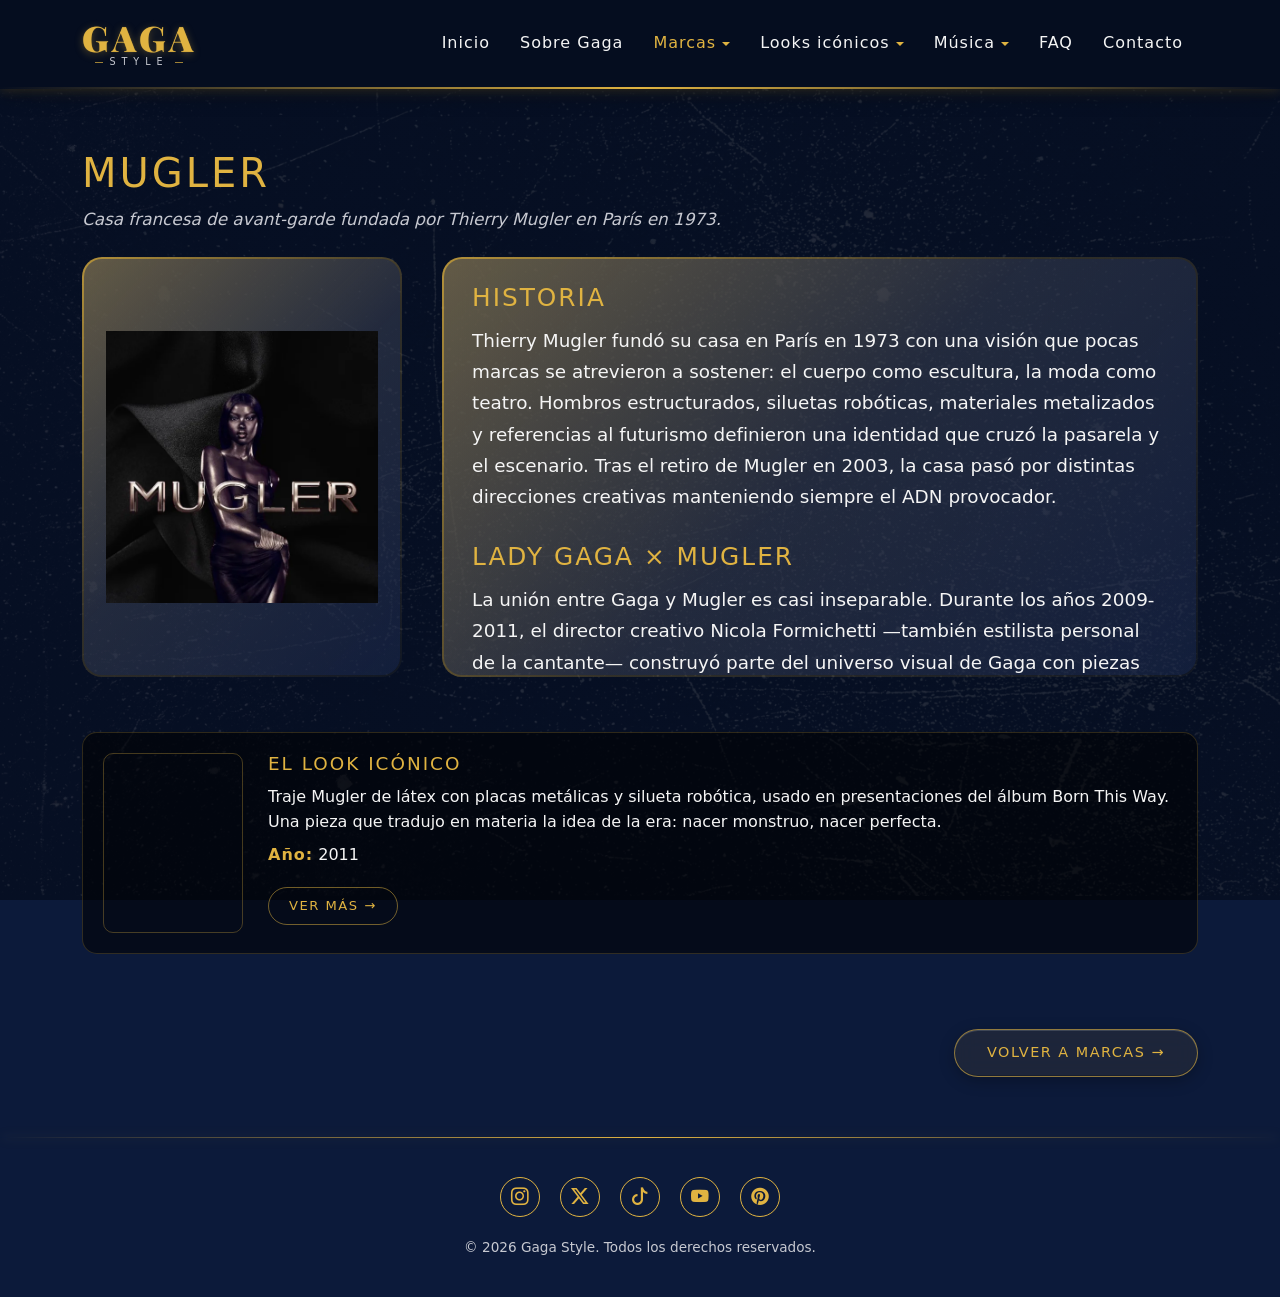
<file: secciones/marca4.html>
<!DOCTYPE html>
<html lang="es">
<head>
    <meta charset="UTF-8">
    <meta name="viewport" content="width=device-width, initial-scale=1.0">
    <link rel="icon" type="image/svg+xml" href="../multimedia/favicon.svg">
    <title>Mugler — GAGA Style</title>
    <link rel="stylesheet" href="../estilos/bootstrap.css">
    <link rel="stylesheet" href="https://cdn.jsdelivr.net/npm/bootstrap-icons@1.11.3/font/bootstrap-icons.css">
    <link rel="preconnect" href="https://fonts.googleapis.com">
    <link rel="preconnect" href="https://fonts.gstatic.com" crossorigin>
    <link rel="stylesheet" href="https://fonts.googleapis.com/css2?family=Playfair+Display:wght@700;900&display=swap">
    <link rel="stylesheet" href="../estilos/estilos.css">
</head>
<body>

    <header>
        <nav class="navbar navbar-expand-lg">
            <div class="container">
                <a class="navbar-brand" href="../index.html">
                    <span class="brand-main">GAGA</span>
                    <span class="brand-tag">Style</span>
                </a>
                <button class="navbar-toggler" type="button" data-bs-toggle="collapse" data-bs-target="#menuPrincipal" aria-controls="menuPrincipal" aria-expanded="false" aria-label="Abrir menú">
                    <span class="navbar-toggler-icon"></span>
                </button>
                <div class="collapse navbar-collapse" id="menuPrincipal">
                    <ul class="navbar-nav ms-auto">
                        <li class="nav-item"><a class="nav-link" href="../index.html">Inicio</a></li>
                        <li class="nav-item"><a class="nav-link" href="sobre.html">Sobre Gaga</a></li>
                        <li class="nav-item dropdown">
                            <a class="nav-link dropdown-toggle active" aria-current="page" href="../index.html#marcas" role="button" data-bs-toggle="dropdown" aria-expanded="false">Marcas</a>
                            <ul class="dropdown-menu">
                                <li><a class="dropdown-item" href="marca1.html">Versace</a></li>
                                <li><a class="dropdown-item" href="marca2.html">Armani</a></li>
                                <li><a class="dropdown-item" href="marca3.html">Valentino</a></li>
                                <li><a class="dropdown-item" href="marca4.html">Mugler</a></li>
                                <li><a class="dropdown-item" href="marca5.html">Alexander McQueen</a></li>
                                <li><a class="dropdown-item" href="marca6.html">Gucci</a></li>
                            </ul>
                        </li>
                        <li class="nav-item dropdown">
                            <a class="nav-link dropdown-toggle" href="../index.html#looks" role="button" data-bs-toggle="dropdown" aria-expanded="false">Looks icónicos</a>
                            <ul class="dropdown-menu">
                                <li><a class="dropdown-item" href="look1.html">Vestido de carne</a></li>
                                <li><a class="dropdown-item" href="look2.html">Burbujas plásticas</a></li>
                                <li><a class="dropdown-item" href="look3.html">Alta costura roja</a></li>
                            </ul>
                        </li>
                        <li class="nav-item dropdown nav-musica-pc">
                            <a class="nav-link dropdown-toggle" href="../index.html#musica" role="button" data-bs-toggle="dropdown" aria-expanded="false">Música</a>
                            <ul class="dropdown-menu">
                                <li><a class="dropdown-item" href="../index.html#musica">Música</a></li>
                                <li><a class="dropdown-item" href="../index.html#video">Video</a></li>
                                <li><a class="dropdown-item" href="discografia.html">Discografía</a></li>
                            </ul>
                        </li>
                        <li class="nav-item nav-musica-flat"><a class="nav-link" href="discografia.html">Discografía</a></li>
                        <li class="nav-item nav-musica-flat"><a class="nav-link" href="../index.html#musica">Música</a></li>
                        <li class="nav-item nav-musica-flat"><a class="nav-link" href="../index.html#video">Video</a></li>
                        <li class="nav-item"><a class="nav-link" href="../index.html#faq">FAQ</a></li>
                        <li class="nav-item"><a class="nav-link" href="contacto.html">Contacto</a></li>
                    </ul>
                </div>
            </div>
        </nav>
    </header>

    <main>
        <section id="marca">
            <div class="container">
                <h1>Mugler</h1>
                <p class="marca-lead">Casa francesa de avant-garde fundada por Thierry Mugler en París en 1973.</p>

                <figure>
                    <img src="../multimedia/marcas/marca4.webp" class="img-fluid" alt="Logo de Mugler">
                </figure>

                <article class="marca-info">
                    <h2>Historia</h2>
                    <p>Thierry Mugler fundó su casa en París en 1973 con una visión que pocas marcas se atrevieron a sostener: el cuerpo como escultura, la moda como teatro. Hombros estructurados, siluetas robóticas, materiales metalizados y referencias al futurismo definieron una identidad que cruzó la pasarela y el escenario. Tras el retiro de Mugler en 2003, la casa pasó por distintas direcciones creativas manteniendo siempre el ADN provocador.</p>

                    <h2>Lady Gaga × Mugler</h2>
                    <p>La unión entre Gaga y Mugler es casi inseparable. Durante los años 2009-2011, el director creativo Nicola Formichetti —también estilista personal de la cantante— construyó parte del universo visual de Gaga con piezas Mugler: armaduras de cuero, trajes robóticos y siluetas imposibles. Gaga incluso desfiló en la pasarela Mugler menswear FW11.</p>
                </article>

                <a href="marca4-look.html" class="look-icono">
                    <div class="look-mini">
                        <picture>
                            <source media="(max-width: 767px)" srcset="../multimedia/looks-marca/marca4-look_mobile.webp">
                            <source media="(max-width: 991px)" srcset="../multimedia/looks-marca/marca4-look_tablet.webp">
                            <img src="../multimedia/looks-marca/marca4-look_pc.webp" alt="Traje robótico Mugler en Lady Gaga">
                        </picture>
                        <div class="look-texto">
                            <h3>El look icónico</h3>
                            <p>Traje Mugler de látex con placas metálicas y silueta robótica, usado en presentaciones del álbum Born This Way. Una pieza que tradujo en materia la idea de la era: nacer monstruo, nacer perfecta.</p>
                            <p><strong>Año:</strong> 2011</p>
                            <span class="btn-ver-mas">Ver más →</span>
                        </div>
                    </div>
                </a>

                <a href="../index.html#marcas" class="btn btn-outline-warning">Volver a marcas</a>
            </div>
        </section>
    </main>

    <footer>
        <div class="container text-center">
            <ul class="list-unstyled">
                <li><a href="https://instagram.com/" aria-label="Instagram"><i class="bi bi-instagram"></i></a></li>
                <li><a href="https://x.com/" aria-label="X"><i class="bi bi-twitter-x"></i></a></li>
                <li><a href="https://tiktok.com/" aria-label="TikTok"><i class="bi bi-tiktok"></i></a></li>
                <li><a href="https://youtube.com/" aria-label="YouTube"><i class="bi bi-youtube"></i></a></li>
                <li><a href="https://pinterest.com/" aria-label="Pinterest"><i class="bi bi-pinterest"></i></a></li>
            </ul>
            <p>&copy; 2026 Gaga Style. Todos los derechos reservados.</p>
        </div>
    </footer>

    <script src="../js/bootstrap.bundle.min.js"></script>
</body>
</html>
</file>
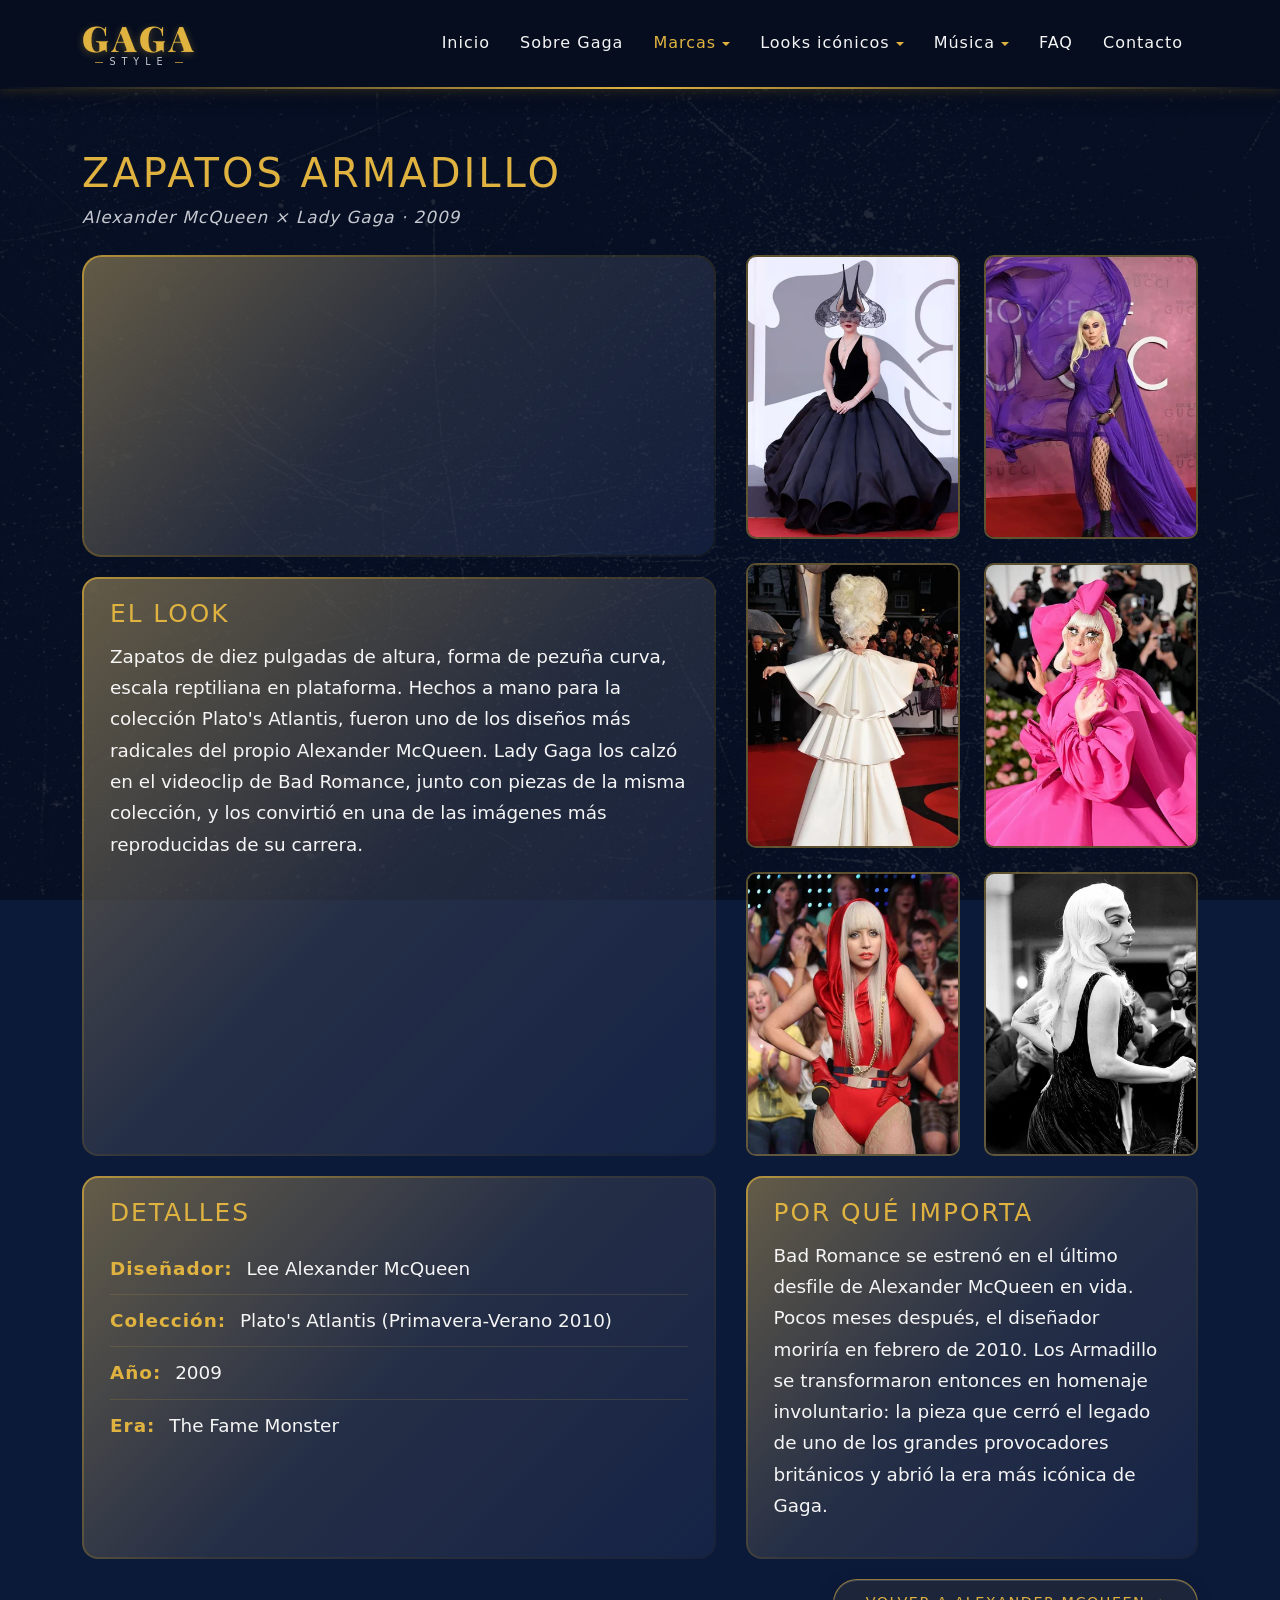
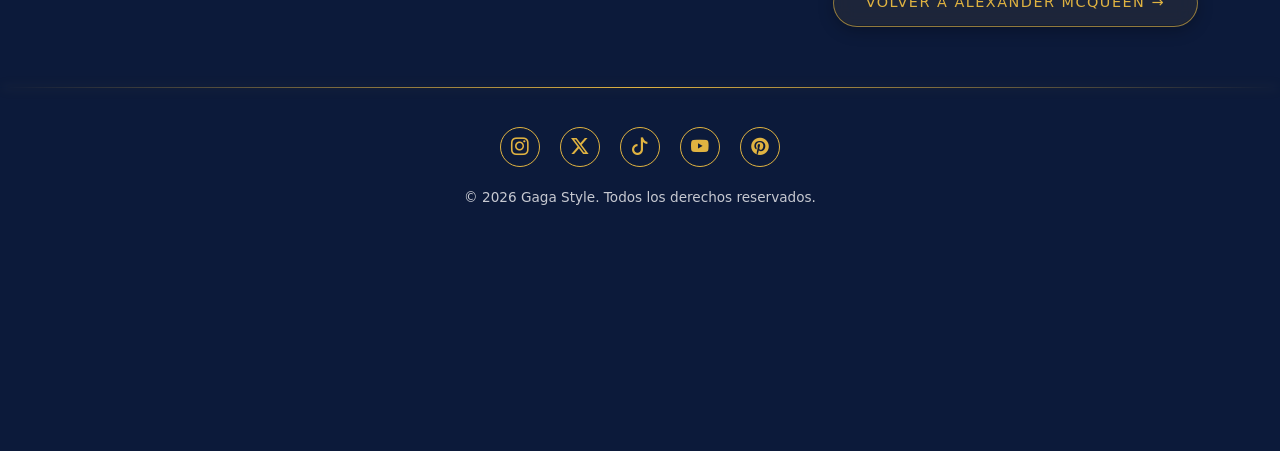
<file: secciones/marca5-look.html>
<!DOCTYPE html>
<html lang="es">
<head>
    <meta charset="UTF-8">
    <meta name="viewport" content="width=device-width, initial-scale=1.0">
    <link rel="icon" type="image/svg+xml" href="../multimedia/favicon.svg">
    <title>Zapatos Armadillo — McQueen × Gaga</title>
    <link rel="stylesheet" href="../estilos/bootstrap.css">
    <link rel="stylesheet" href="https://cdn.jsdelivr.net/npm/bootstrap-icons@1.11.3/font/bootstrap-icons.css">
    <link rel="preconnect" href="https://fonts.googleapis.com">
    <link rel="preconnect" href="https://fonts.gstatic.com" crossorigin>
    <link rel="stylesheet" href="https://fonts.googleapis.com/css2?family=Playfair+Display:wght@700;900&display=swap">
    <link rel="stylesheet" href="../estilos/fancybox.css">
    <link rel="stylesheet" href="../estilos/estilos.css">
</head>
<body>

    <header>
        <nav class="navbar navbar-expand-lg">
            <div class="container">
                <a class="navbar-brand" href="../index.html">
                    <span class="brand-main">GAGA</span>
                    <span class="brand-tag">Style</span>
                </a>
                <button class="navbar-toggler" type="button" data-bs-toggle="collapse" data-bs-target="#menuPrincipal" aria-controls="menuPrincipal" aria-expanded="false" aria-label="Abrir menú">
                    <span class="navbar-toggler-icon"></span>
                </button>
                <div class="collapse navbar-collapse" id="menuPrincipal">
                    <ul class="navbar-nav ms-auto">
                        <li class="nav-item"><a class="nav-link" href="../index.html">Inicio</a></li>
                        <li class="nav-item"><a class="nav-link" href="sobre.html">Sobre Gaga</a></li>
                        <li class="nav-item dropdown">
                            <a class="nav-link dropdown-toggle active" aria-current="page" href="../index.html#marcas" role="button" data-bs-toggle="dropdown" aria-expanded="false">Marcas</a>
                            <ul class="dropdown-menu">
                                <li><a class="dropdown-item" href="marca1.html">Versace</a></li>
                                <li><a class="dropdown-item" href="marca2.html">Armani</a></li>
                                <li><a class="dropdown-item" href="marca3.html">Valentino</a></li>
                                <li><a class="dropdown-item" href="marca4.html">Mugler</a></li>
                                <li><a class="dropdown-item" href="marca5.html">Alexander McQueen</a></li>
                                <li><a class="dropdown-item" href="marca6.html">Gucci</a></li>
                            </ul>
                        </li>
                        <li class="nav-item dropdown">
                            <a class="nav-link dropdown-toggle" href="../index.html#looks" role="button" data-bs-toggle="dropdown" aria-expanded="false">Looks icónicos</a>
                            <ul class="dropdown-menu">
                                <li><a class="dropdown-item" href="look1.html">Vestido de carne</a></li>
                                <li><a class="dropdown-item" href="look2.html">Burbujas plásticas</a></li>
                                <li><a class="dropdown-item" href="look3.html">Alta costura roja</a></li>
                            </ul>
                        </li>
                        <li class="nav-item dropdown nav-musica-pc">
                            <a class="nav-link dropdown-toggle" href="../index.html#musica" role="button" data-bs-toggle="dropdown" aria-expanded="false">Música</a>
                            <ul class="dropdown-menu">
                                <li><a class="dropdown-item" href="../index.html#musica">Música</a></li>
                                <li><a class="dropdown-item" href="../index.html#video">Video</a></li>
                                <li><a class="dropdown-item" href="discografia.html">Discografía</a></li>
                            </ul>
                        </li>
                        <li class="nav-item nav-musica-flat"><a class="nav-link" href="discografia.html">Discografía</a></li>
                        <li class="nav-item nav-musica-flat"><a class="nav-link" href="../index.html#musica">Música</a></li>
                        <li class="nav-item nav-musica-flat"><a class="nav-link" href="../index.html#video">Video</a></li>
                        <li class="nav-item"><a class="nav-link" href="../index.html#faq">FAQ</a></li>
                        <li class="nav-item"><a class="nav-link" href="contacto.html">Contacto</a></li>
                    </ul>
                </div>
            </div>
        </nav>
    </header>

    <main>
        <section id="look-marca">
            <div class="container">
                <h1>Zapatos Armadillo</h1>
                <p class="marca-lead">Alexander McQueen × Lady Gaga · 2009</p>

                <!-- Foto principal + galería de thumbs. Las 6 imágenes de la galería se comparten
                     entre todas las marcas (carpeta multimedia/looks-marca/galeria/marca1-*).
                     Mobile: foto principal a ancho completo + thumbs en grilla de 2 columnas debajo.
                     Tablet/PC: foto a la izquierda + thumbs a la derecha. Cada thumb es un <a> con
                     data-fancybox que abre la foto grande en un lightbox de Fancybox (data-caption
                     para el texto, data-srcset para cargar mini 360w o grande 720w según pantalla). -->
                <div class="row look-fila align-items-start">
                    <figure class="col-12 col-md-7 look-figura-principal">
                        <picture>
                            <source media="(max-width: 767px)" srcset="../multimedia/looks-marca/marca5-look_mobile.webp">
                            <source media="(max-width: 991px)" srcset="../multimedia/looks-marca/marca5-look_tablet.webp">
                            <img src="../multimedia/looks-marca/marca5-look_pc.webp" class="img-fluid" alt="Zapatos Armadillo de Alexander McQueen">
                        </picture>
                    </figure>

                    <div class="col-12 col-md-5 look-galeria">
                        <!-- propiedad + break + columna -->
                        <ul class="row list-unstyled g-3" id="galeria">
                            <li class="col-6">
                                <a class="look-thumb" data-fancybox="galeria" href="../multimedia/looks-marca/galeria/marca1-foto1.webp" data-srcset="../multimedia/looks-marca/galeria/marca1-thumb1.webp 360w, ../multimedia/looks-marca/galeria/marca1-foto1.webp 720w" data-caption="<b>Detalle barroco</b> — Plano cerrado de un vestido drapeado en seda con bordados dorados. Los prints recargados —cabeza de Medusa, motivos griegos— son la firma inconfundible de Versace.">
                                    <img src="../multimedia/looks-marca/galeria/marca1-thumb1.webp" class="img-fluid" alt="Detalle 1 del look">
                                </a>
                            </li>
                            <li class="col-6">
                                <a class="look-thumb" data-fancybox="galeria" href="../multimedia/looks-marca/galeria/marca1-foto2.webp" data-srcset="../multimedia/looks-marca/galeria/marca1-thumb2.webp 360w, ../multimedia/looks-marca/galeria/marca1-foto2.webp 720w" data-caption="<b>Pose editorial</b> — Pose de campaña fotografiada por Mert Alas y Marcus Piggott. Lady Gaga encarna a la diosa griega que las casas de alta costura evocan temporada tras temporada.">
                                    <img src="../multimedia/looks-marca/galeria/marca1-thumb2.webp" class="img-fluid" alt="Detalle 2 del look">
                                </a>
                            </li>
                            <li class="col-6">
                                <a class="look-thumb" data-fancybox="galeria" href="../multimedia/looks-marca/galeria/marca1-foto3.webp" data-srcset="../multimedia/looks-marca/galeria/marca1-thumb3.webp 360w, ../multimedia/looks-marca/galeria/marca1-foto3.webp 720w" data-caption="<b>Drapeado dorado</b> — El drapeado en oro y la caída de la seda repiten el gesto barroco italiano: dramatismo controlado, sensualidad descarada y cita constante al imaginario clásico.">
                                    <img src="../multimedia/looks-marca/galeria/marca1-thumb3.webp" class="img-fluid" alt="Detalle 3 del look">
                                </a>
                            </li>
                            <li class="col-6">
                                <a class="look-thumb" data-fancybox="galeria" href="../multimedia/looks-marca/galeria/marca1-foto4.webp" data-srcset="../multimedia/looks-marca/galeria/marca1-thumb4.webp 360w, ../multimedia/looks-marca/galeria/marca1-foto4.webp 720w" data-caption="<b>Imagen icónica</b> — Una de las imágenes más reproducidas de Lady Gaga: campaña fotografiada como editorial puro, donde cada accesorio y cada gesto fue calculado al detalle.">
                                    <img src="../multimedia/looks-marca/galeria/marca1-thumb4.webp" class="img-fluid" alt="Detalle 4 del look">
                                </a>
                            </li>
                            <li class="col-6">
                                <a class="look-thumb" data-fancybox="galeria" href="../multimedia/looks-marca/galeria/marca1-foto5.webp" data-srcset="../multimedia/looks-marca/galeria/marca1-thumb5.webp 360w, ../multimedia/looks-marca/galeria/marca1-foto5.webp 720w" data-caption="<b>Detalle de accesorio</b> — El accesorio cerró la campaña: una pieza labrada en metal que se transformó en símbolo. Las casas de alta costura construyen identidad a través de detalles así.">
                                    <img src="../multimedia/looks-marca/galeria/marca1-thumb5.webp" class="img-fluid" alt="Detalle 5 del look">
                                </a>
                            </li>
                            <li class="col-6">
                                <a class="look-thumb" data-fancybox="galeria" href="../multimedia/looks-marca/galeria/marca1-foto6.webp" data-srcset="../multimedia/looks-marca/galeria/marca1-thumb6.webp 360w, ../multimedia/looks-marca/galeria/marca1-foto6.webp 720w" data-caption="<b>Mirada de campaña</b> — Plano del rostro: maquillaje editorial, mirada fija a cámara y estilismo cuidado al milímetro. La estética que se repitió en toda la campaña gráfica del look.">
                                    <img src="../multimedia/looks-marca/galeria/marca1-thumb6.webp" class="img-fluid" alt="Detalle 6 del look">
                                </a>
                            </li>
                        </ul>
                    </div>
                </div>

                <!-- 3 bloques de info (transparentes en mobile/tablet, cards en PC). -->
                <article class="marca-info">
                    <div class="look-bloque look-bloque-intro">
                        <h2>El look</h2>
                        <p>Zapatos de diez pulgadas de altura, forma de pezuña curva, escala reptiliana en plataforma. Hechos a mano para la colección Plato's Atlantis, fueron uno de los diseños más radicales del propio Alexander McQueen. Lady Gaga los calzó en el videoclip de Bad Romance, junto con piezas de la misma colección, y los convirtió en una de las imágenes más reproducidas de su carrera.</p>
                    </div>

                    <div class="look-bloque look-bloque-detalles">
                        <h2>Detalles</h2>
                        <ul>
                            <li><strong>Diseñador:</strong> Lee Alexander McQueen</li>
                            <li><strong>Colección:</strong> Plato's Atlantis (Primavera-Verano 2010)</li>
                            <li><strong>Año:</strong> 2009</li>
                            <li><strong>Era:</strong> The Fame Monster</li>
                        </ul>
                    </div>

                    <div class="look-bloque look-bloque-importa">
                        <h2>Por qué importa</h2>
                        <p>Bad Romance se estrenó en el último desfile de Alexander McQueen en vida. Pocos meses después, el diseñador moriría en febrero de 2010. Los Armadillo se transformaron entonces en homenaje involuntario: la pieza que cerró el legado de uno de los grandes provocadores británicos y abrió la era más icónica de Gaga.</p>
                    </div>
                </article>

                <a href="marca5.html" class="btn btn-outline-warning">Volver a Alexander McQueen</a>
            </div>
        </section>
    </main>

    <footer>
        <div class="container text-center">
            <ul class="list-unstyled">
                <li><a href="https://instagram.com/" aria-label="Instagram"><i class="bi bi-instagram"></i></a></li>
                <li><a href="https://x.com/" aria-label="X"><i class="bi bi-twitter-x"></i></a></li>
                <li><a href="https://tiktok.com/" aria-label="TikTok"><i class="bi bi-tiktok"></i></a></li>
                <li><a href="https://youtube.com/" aria-label="YouTube"><i class="bi bi-youtube"></i></a></li>
                <li><a href="https://pinterest.com/" aria-label="Pinterest"><i class="bi bi-pinterest"></i></a></li>
            </ul>
            <p>&copy; 2026 Gaga Style. Todos los derechos reservados.</p>
        </div>
    </footer>

    <script src="../js/bootstrap.bundle.min.js"></script>
    <script src="../js/fancybox.umd.js"></script>
    <!-- Inicializa Fancybox: agrupa todos los <a data-fancybox="galeria"> en una
         misma galería navegable (lightbox en la misma página, con miniaturas). -->
    <script>
        Fancybox.bind('[data-fancybox="galeria"]');
    </script>
</body>
</html>
</file>
<file: estilos/estilos.css>
/* =========================================================
   GAGA STYLE — estilos.css
   ---------------------------------------------------------
   Hoja de estilos principal del TP2 (sitio sobre Lady Gaga).
   Carga DESPUÉS de bootstrap.css, así que puede pisar reglas
   de Bootstrap cuando hace falta.

   Orden del archivo:
     1) Paleta y variables (colores reutilizables)
     2) Base (html/body, tipografías, secciones, botones)
     3) Navbar (header)
     4) Banner / Inicio (carousel)
     5) Sobre Gaga y Contacto (figures con marco dorado)
     6) Marcas (tarjetas cuadradas con hover)
     7) Página individual de marca y look-marca
     8) Looks icónicos (cards)
     9) Música y Video (reproductores)
    10) Formulario de contacto
    11) Separador decorativo entre secciones
    12) Footer

   Breakpoints usados:
     - Mobile: estilos base (sin media query).
     - Tablet: @media (min-width: 768px) and (max-width: 991px).
     - PC:     @media (min-width: 1024px).
   ========================================================= */

/* ============================================
   1) Paleta y variables
   --------------------------------------------
   Toda la paleta del sitio en custom properties.
   Si hay que cambiar un color, se cambia acá UNA vez y
   se actualiza en todo el CSS.
   ============================================ */
:root {
    --navy-fondo: #0c1a3a;   /* azul principal del fondo */
    --navy-claro: #142552;   /* azul un poco más claro (bordes sutiles) */
    --navy-oscuro: #050d1f;  /* azul muy oscuro (header) */
    --dorado: #e0b341;       /* dorado principal (acentos, títulos) */
    --dorado-claro: #f1c860; /* dorado para hover */
    --texto-claro: #f5f5f5;  /* texto principal sobre fondo oscuro */
    --texto-suave: #c7c9d1;  /* texto secundario / descripciones */
}

/* ============================================
   2) Base
   --------------------------------------------
   Reset suave, tipografía, fondo con textura,
   estilos de h1/h2/h3, links y secciones.
   ============================================ */

/* Anti scroll horizontal (algunas animaciones se pasan unos px) */
html, body {
    overflow-x: clip;
    max-width: 100%;
    margin: 0;
    padding: 0;
}

main, header, footer {
    overflow-x: clip;
    max-width: 100%;
}

/* Fondo: textura de estrellas + overlay navy semi-transparente para oscurecer */
body {
    background-color: var(--navy-fondo);
    background-image:
        linear-gradient(rgba(5, 13, 31, 0.85), rgba(5, 13, 31, 0.85)),
        url('../multimedia/textura_mobile.webp');
    background-size: cover;
    background-position: center top;
    background-attachment: fixed; /* la textura queda quieta al scrollear */
    background-repeat: no-repeat;
    color: var(--texto-claro);
    font-family: 'Segoe UI', system-ui, sans-serif;
}

/* Cambiamos la textura por una más pesada al subir el viewport,
   así no se ve pixelada en pantallas grandes. */
@media (min-width: 768px) {
    body {
        background-image:
            linear-gradient(rgba(5, 13, 31, 0.85), rgba(5, 13, 31, 0.85)),
            url('../multimedia/textura_tablet.webp');
    }
}

@media (min-width: 992px) {
    body {
        background-image:
            linear-gradient(rgba(5, 13, 31, 0.85), rgba(5, 13, 31, 0.85)),
            url('../multimedia/textura_pc.webp');
    }
}

/* Todos los títulos del sitio van en dorado, mayúsculas y con espaciado.
   Da el aire "editorial" / moda de lujo. */
h1, h2, h3 {
    color: var(--dorado);
    letter-spacing: 2px;
    text-transform: uppercase;
}

h2 {
    font-size: 2rem;
    margin-bottom: 1rem;
}

a {
    color: var(--dorado);
    text-decoration: none;
}

a:hover {
    color: var(--dorado-claro);
}

/* Padding vertical de TODAS las secciones (deja aire arriba y abajo) */
section {
    padding: 40px 20px;
}

@media (min-width: 768px) {
    section {
        padding: 80px 0; /* más aire en tablet/PC */
    }
}

/* ============================================
   Botones pill — efecto vidrio esmerilado
   --------------------------------------------
   Los .btn del sitio se ven como pastillas doradas
   semitransparentes con blur por detrás (glassmorphism)
   y una flecha "→" auto-agregada al final.
   ============================================ */
.btn-outline-warning,
.btn {
    position: relative;
    border: 1px solid rgba(224, 179, 65, 0.6);
    color: var(--dorado);
    background-color: rgba(224, 179, 65, 0.08);
    backdrop-filter: blur(10px);
    -webkit-backdrop-filter: blur(10px);
    border-radius: 50px;
    padding: 12px 32px;
    text-transform: uppercase;
    letter-spacing: 1.5px;
    font-size: 0.9rem;
    transition: all 0.3s ease;
    box-shadow:
        0 4px 15px rgba(0, 0, 0, 0.25),
        inset 0 1px 0 rgba(255, 255, 255, 0.15),
        inset 0 -1px 0 rgba(0, 0, 0, 0.2);
}

/* Flecha "→" agregada por CSS al final de cada botón (no se escribe en el HTML) */
.btn-outline-warning::after,
.btn::after {
    content: " →";
}

/* Hover: el botón se levanta 2px y brilla más fuerte */
.btn-outline-warning:hover,
.btn:hover {
    background-color: rgba(224, 179, 65, 0.25);
    color: var(--dorado-claro);
    border-color: var(--dorado);
    transform: translateY(-2px);
    box-shadow:
        0 8px 25px rgba(224, 179, 65, 0.3),
        inset 0 1px 0 rgba(255, 255, 255, 0.25),
        inset 0 -1px 0 rgba(0, 0, 0, 0.2);
}

.btn-outline-warning:active,
.btn:active {
    transform: translateY(0);
    box-shadow:
        0 2px 8px rgba(0, 0, 0, 0.3),
        inset 0 1px 3px rgba(0, 0, 0, 0.2);
}

/* ============================================
   3) Navbar
   --------------------------------------------
   Header con fondo navy oscuro, línea dorada gradiente
   en el borde inferior (la misma que usamos como separador
   entre secciones más abajo) y un sutil glow dorado.
   ============================================ */
header {
    background-color: var(--navy-oscuro);
    /* Borde inferior con degradado transparente → dorado → transparente */
    border-bottom: 2px solid transparent;
    border-image: linear-gradient(to right, transparent 0%, var(--dorado) 50%, transparent 100%) 1;
    box-shadow: 0 4px 20px rgba(0, 0, 0, 0.4), 0 0 12px rgba(224, 179, 65, 0.3);
}

.navbar {
    padding: 20px 0;
}

.navbar-brand {
    display: inline-flex;
    flex-direction: column;
    align-items: center;
    line-height: 1;
    padding: 0;
    color: var(--dorado) !important;
    text-decoration: none;
}

/* "GAGA" — texto grande con fuente serif Playfair Display */
.navbar-brand .brand-main {
    font-family: 'Playfair Display', 'Georgia', serif;
    font-size: 2.2rem;
    font-weight: 900;
    letter-spacing: 3px;
    color: var(--dorado);
    text-shadow:
        0 2px 8px rgba(224, 179, 65, 0.35),
        0 0 1px rgba(224, 179, 65, 0.5);
}

/* "Style" — texto chiquito debajo de "GAGA", entre dos rayitas doradas */
.navbar-brand .brand-tag {
    margin-top: 2px;
    font-size: 0.6rem;
    letter-spacing: 6px;
    text-transform: uppercase;
    color: var(--texto-suave);
    position: relative;
    padding: 0 14px;
}

/* Líneas decorativas a los costados de "Style" */
.navbar-brand .brand-tag::before,
.navbar-brand .brand-tag::after {
    content: "";
    position: absolute;
    top: 50%;
    width: 8px;
    height: 1px;
    background-color: var(--dorado);
    opacity: 0.7;
}

.navbar-brand .brand-tag::before {
    left: 0;
}

.navbar-brand .brand-tag::after {
    right: 0;
}

.navbar-brand:hover .brand-main {
    color: var(--dorado-claro);
}

.nav-link {
    color: var(--texto-claro) !important;
    letter-spacing: 1px;
    padding: 0 15px !important;
}

/* Bootstrap aplica el color de hover también al :focus. Sin esta regla,
   el link queda dorado después del click (browser lo deja enfocado),
   aunque no sea el activo. Reseteamos a blanco. */
.nav-link:focus {
    color: var(--texto-claro) !important;
}

.nav-link:hover,
.nav-link.active {
    color: var(--dorado) !important;
}

/* Menú centrado cuando está colapsado (mobile/tablet) */
@media (max-width: 991px) {
    .navbar-collapse {
        text-align: center;
        padding: 15px 0;
    }

    .navbar-nav .nav-item {
        padding: 8px 0;
    }
}

.navbar-toggler {
    border: none;
    box-shadow: none;
    padding: 0;
}

.navbar-toggler:focus {
    box-shadow: none;
}

/* Pintamos el ícono "hamburguesa" de Bootstrap en dorado usando filter */
.navbar-toggler-icon {
    filter: invert(70%) sepia(50%) saturate(500%) hue-rotate(10deg);
}

/* Dropdown "Marcas" del navbar: pisamos los CSS vars de Bootstrap para que
   entre en la paleta navy + dorado del sitio. Sin estas reglas el panel
   sale blanco con texto gris (el default de bootstrap.css). */
.navbar .dropdown-menu {
    --bs-dropdown-bg: rgba(5, 13, 31, 0.95);
    --bs-dropdown-color: var(--texto-claro);
    --bs-dropdown-link-color: var(--texto-claro);
    --bs-dropdown-link-hover-color: var(--dorado);
    --bs-dropdown-link-hover-bg: rgba(224, 179, 65, 0.12);
    --bs-dropdown-link-active-color: var(--dorado);
    --bs-dropdown-link-active-bg: rgba(224, 179, 65, 0.18);
    --bs-dropdown-border-color: rgba(224, 179, 65, 0.3);
    --bs-dropdown-border-radius: 12px;
    --bs-dropdown-padding-y: 8px;

    backdrop-filter: blur(10px);
    -webkit-backdrop-filter: blur(10px);
    box-shadow:
        0 10px 25px rgba(0, 0, 0, 0.5),
        0 0 12px rgba(224, 179, 65, 0.15);
    margin-top: 6px;
}

.navbar .dropdown-item {
    padding: 10px 22px;
    font-size: 0.9rem;
    letter-spacing: 0.5px;
}

/* Sin animación (pedido de la profe): al pasar/seleccionar, la marca SOLO se
   ilumina con un fondo dorado que ocupa todo el ancho de la caja. Sin slide
   horizontal ni transición. */
.navbar .dropdown-item:hover,
.navbar .dropdown-item:focus,
.navbar .dropdown-item.active,
.navbar .dropdown-item:active {
    background-color: rgba(224, 179, 65, 0.22);
    color: var(--dorado);
}

/* Flecha del dropdown-toggle en dorado (Bootstrap la pinta del color del texto) */
.navbar .nav-link.dropdown-toggle::after {
    margin-left: 6px;
    vertical-align: middle;
    border-top-color: var(--dorado);
}

/* Dropdown en MOBILE/TABLET (navbar colapsada ≤991px): caja más compacta,
   alineada a la derecha (margin-left: auto) y con texto CENTRADO dentro
   de cada item para que se vea más prolijo y menos blocky. */
@media (max-width: 991px) {
    .navbar-collapse .dropdown-menu {
        max-width: 60%;
        margin-left: auto;
        margin-right: 8px;
        padding: 6px 0;
    }

    .navbar-collapse .dropdown-item {
        padding: 10px 20px;
        text-align: center;
    }

    /* "Iluminación" en hover: fondo dorado más intenso + glow del texto
       con text-shadow + glow inset en la caja. Sin slide horizontal
       (queda raro con texto centrado). */
    .navbar-collapse .dropdown-item:hover,
    .navbar-collapse .dropdown-item:focus {
        padding-left: 20px;
        background-color: rgba(224, 179, 65, 0.2);
        color: var(--dorado-claro);
        text-shadow: 0 0 10px rgba(224, 179, 65, 0.65);
        box-shadow: inset 0 0 14px rgba(224, 179, 65, 0.2);
    }
}

/* Dropdown "Música" del nav: solo en PC (>=1024px).
   En mobile/tablet siguen los 3 items planos (Discografía, Música, Video
   con la clase .nav-musica-flat). En PC se ocultan los planos y aparece
   un dropdown agrupado (.nav-musica-pc) para que la nav no quede amontonada. */
.nav-musica-pc {
    display: none;
}

@media (min-width: 1024px) {
    .nav-musica-pc {
        display: block;
    }
    .nav-musica-flat {
        display: none;
    }
}

/* ============================================
   4) Banner / Inicio (carousel de Bootstrap)
   --------------------------------------------
   3 slides con foto de Gaga + caption (tagline + título + descripción + botón).
   Tiene degradados sobre la imagen para que el texto se lea SIEMPRE
   sin tapar a Gaga con un overlay opaco.
   ============================================ */
#inicio {
    padding: 0;
    background-color: var(--navy-fondo);
    overflow: hidden;
    max-width: 100%;
}

#inicio .carousel-item {
    position: relative;
}

/* Degradado para que el texto se lea sin tapar a Gaga con opacidad */
#inicio .carousel-item::before {
    content: "";
    position: absolute;
    inset: 0;
    background: linear-gradient(to bottom,
        rgba(12, 26, 58, 0.75) 0%,
        rgba(12, 26, 58, 0.55) 25%,
        rgba(12, 26, 58, 0.2) 50%,
        rgba(12, 26, 58, 0) 70%,
        rgba(12, 26, 58, 0.6) 90%,
        rgba(12, 26, 58, 1) 100%);
    z-index: 1;
    pointer-events: none;
}

/* Cada slide ocupa 80% del alto de la ventana */
#inicio .carousel-item img {
    height: 80vh;
    object-fit: cover;
}

/* Caption (texto sobre la imagen) — en mobile va arriba a la izquierda */
#inicio .carousel-caption {
    left: 5%;
    right: 5%;
    bottom: auto;
    top: 8%;
    transform: none;
    text-align: left;
    padding: 0;
    z-index: 2; /* por encima del degradado ::before */
    text-shadow: 0 2px 8px rgba(0, 0, 0, 0.5);
}

/* Tagline (primer <p> del caption) */
#inicio .carousel-caption > p:first-child {
    color: var(--texto-claro);
    font-size: 0.75rem;
    letter-spacing: 3px;
    text-transform: uppercase;
    margin-bottom: 0.5rem;
    opacity: 0.9;
}

/* Título grande "LADY GAGA" — usa clamp para crecer con el viewport.
   El primer slide es <h1> (título principal del sitio), los otros dos son <h2>. */
#inicio .carousel-caption h1,
#inicio .carousel-caption h2 {
    font-size: clamp(1.8rem, 8vw, 3.5rem);
    margin: 0 0 0.75rem;
    line-height: 1.1;
}

/* Descripción (segundo <p>) */
#inicio .carousel-caption > p:not(:first-child) {
    color: var(--texto-claro);
    font-size: clamp(0.85rem, 2.8vw, 1rem);
    margin-bottom: 1.25rem;
    max-width: 400px;
}

/* Tablet en adelante: degradado lateral y caption centrado vertical */
@media (min-width: 768px) {
    #inicio .carousel-item::before {
        background: linear-gradient(to right, rgba(12, 26, 58, 0.85) 0%, rgba(12, 26, 58, 0.4) 40%, rgba(12, 26, 58, 0) 70%);
    }

    #inicio .carousel-caption {
        left: 10%;
        right: auto;
        top: 50%;
        transform: translateY(-50%);
        max-width: 500px;
    }
}

/* Tablet: textos más grandes y caption acotado para no tapar a Gaga */
@media (min-width: 768px) and (max-width: 991px) {
    #inicio .carousel-caption {
        left: 5%;
        top: 38%;
        max-width: 42%;
    }

    #inicio .carousel-caption > p:first-child {
        font-size: 1.1rem;
        letter-spacing: 4px;
        margin-bottom: 0.85rem;
    }

    #inicio .carousel-caption h1,
    #inicio .carousel-caption h2 {
        font-size: 3rem;
        line-height: 1.05;
        margin-bottom: 1.1rem;
    }

    #inicio .carousel-caption > p:not(:first-child) {
        font-size: 1.3rem;
        line-height: 1.4;
        margin-bottom: 1.75rem;
        max-width: 100%;
    }

    #inicio .carousel-caption .btn {
        display: block;
        width: fit-content;
        margin-left: auto;
        margin-right: 0;
        padding: 16px 40px;
        font-size: 1rem;
    }

    /* Achicar aire vertical entre secciones */
    main > section {
        padding: 35px 0;
    }

    /* Pegar el párrafo al título de cada sección */
    #intro .container > p,
    #musica > .container > h2 + p,
    #cine > .container > h2 + p,
    #activismo > .container > h2 + p {
        margin-bottom: 0.6rem;
    }

    /* Achicar margen alrededor de las imágenes informativas */
    #musica figure,
    #cine figure,
    #activismo figure,
    #imagen-look figure,
    #marca figure,
    #sobre figure,
    #contacto figure {
        margin: 12px 0;
    }

    /* Botón "Volver al inicio" alineado a la derecha */
    #volver > .container > .btn {
        display: block;
        width: fit-content;
        margin-left: auto;
        margin-right: 0;
    }

    /* Looks icónicos: cuando la 3° card queda sola en la 2° fila, centrarla */
    #looks ul li:last-child {
        margin-left: 25%;
    }

    /* Contacto: foto centrada horizontalmente */
    #contacto > .container > figure {
        display: block;
        max-width: 500px;
        margin: 12px auto;
    }

    /* CTAs de sección: el botón "Conocer más" / "Ver galería" / "Contactanos"
       se mueve a quedar DEBAJO del texto y ENCIMA de la foto (o de las cards).
       El figure / ul se manda al final con order: 1 (resto de elementos quedan
       en order: 0 = DOM order). */
    #sobre > .container,
    #contacto > .container,
    #looks > .container {
        display: flex;
        flex-direction: column;
    }

    #sobre > .container > figure,
    #contacto > .container > figure,
    #looks > .container > ul {
        order: 1;
    }
}

/* ----------------------------------------------------------
   PC (≥1024px): ajustes específicos para escritorio.
   En pantallas grandes los textos del banner quedaban chicos
   comparados con la foto. Acá los agrandamos bastante.
   ---------------------------------------------------------- */
@media (min-width: 1024px) {
    /* Banner con textos más grandes */
    #inicio .carousel-caption {
        max-width: 780px;
    }

    #inicio .carousel-caption > p:first-child {
        font-size: 1.5rem;
        letter-spacing: 6px;
        margin-bottom: 1.3rem;
    }

    #inicio .carousel-caption h1,
    #inicio .carousel-caption h2 {
        font-size: 7rem;
        line-height: 1;
        margin-bottom: 1.6rem;
    }

    #inicio .carousel-caption > p:not(:first-child) {
        font-size: 1.7rem;
        line-height: 1.4;
        margin-bottom: 2.4rem;
        max-width: 620px;
    }

    #inicio .carousel-caption .btn {
        padding: 20px 56px;
        font-size: 1.2rem;
        letter-spacing: 2.5px;
    }

    /* Música y Video: en PC quedan centrados horizontalmente (título, párrafo
       y card del reproductor). El text-align: left dentro del card preserva
       la info "Artista / Tema" alineada a la izquierda como estaba. */
    #musica > .container,
    #video > .container {
        text-align: center;
    }

    .reproductor,
    .reproductor-video {
        margin-left: auto;
        margin-right: auto;
        text-align: left;
    }

    /* Navbar sticky: en PC se queda arriba al scrollear para que el usuario
       siempre tenga acceso al menú sin volver al inicio.
       z-index: 1020 es el mismo valor que usa la clase .sticky-top de Bootstrap. */
    header {
        position: sticky;
        top: 0;
        z-index: 1020;
    }

    /* Smooth scroll nativo (el del browser) + 180px de padding arriba para
       que la nav sticky no tape el título cuando hacés click en un link del nav.
       OJO: el smoothScroll de Bootstrap ScrollSpy se SALTA scroll-padding-top
       (usa scrollTo con offsetTop directo), por eso lo desactivamos en el JS
       y dejamos que el browser maneje el scroll nativamente. */
    html {
        scroll-behavior: smooth;
        scroll-padding-top: 180px;
    }

    /* Fade-in al scrollear: las secciones aparecen suaves al entrar al viewport,
       con un desplazamiento de 60px hacia arriba bien notorio. Usamos cubic-bezier
       (curva snappy de tipo "ease-out con overshoot suave") para que el efecto
       se sienta vivo. JS agrega .fade-in-pending al cargar; cuando
       IntersectionObserver detecta intersección, suma .visible y arranca la
       transición. Solo en PC. */
    main > section.fade-in-pending {
        opacity: 0;
        transform: translateY(60px);
        transition:
            opacity 1s ease-out,
            transform 1s cubic-bezier(0.2, 0.8, 0.2, 1);
    }

    main > section.fade-in-pending.visible {
        opacity: 1;
        transform: translateY(0);
    }

    /* CTAs de sección (mismo reorden que en tablet): el botón queda DEBAJO
       del texto y ENCIMA de la foto / cards. Mismo truco con flex column +
       order: 1 en el figure / ul. */
    #sobre > .container,
    #contacto > .container,
    #looks > .container {
        display: flex;
        flex-direction: column;
    }

    #sobre > .container > figure,
    #contacto > .container > figure,
    #looks > .container > ul {
        order: 1;
    }
}

/* Indicadores del banner (los puntitos abajo) — los reestilizamos
   como círculos dorados, el activo queda relleno y un poco más grande. */
#inicio .carousel-indicators {
    margin-bottom: 30px;
}

#inicio .carousel-indicators button {
    width: 12px;
    height: 12px;
    border-radius: 50%;
    background-color: transparent;
    border: 2px solid var(--dorado);
    margin: 0 8px;
    opacity: 1;
    transition: all 0.3s ease;
}

#inicio .carousel-indicators button.active {
    background-color: var(--dorado);
    transform: scale(1.2);
}

/* Flechas prev/next en dorado */
#inicio .carousel-control-prev-icon,
#inicio .carousel-control-next-icon {
    filter: invert(70%) sepia(50%) saturate(500%) hue-rotate(10deg);
}

/* ============================================
   5) Sobre Gaga y Contacto
   --------------------------------------------
   Ambas secciones comparten el "marco dorado degradado"
   alrededor de la foto (regla compartida más abajo).
   #sobre además tiene una animación Ken Burns (zoom + paneo
   suave) que da sensación de cine.
   ============================================ */
#sobre,
#contacto {
    background-color: transparent; /* dejamos que se vea la textura del body */
}

#contacto > .container {
    text-align: center;
}

#contacto figure {
    max-width: 480px;
    margin-left: auto;
    margin-right: auto;
}

#contacto figure img {
    width: 100%;
    height: auto;
    display: block;
    border-radius: 12px;
}

/* PC (≥1024px): la foto de Contacto crece a todo el ancho del contenedor,
   igual que la de "Sobre Lady Gaga". En tablet/mobile queda acotada. */
@media (min-width: 1024px) {
    #contacto figure {
        max-width: none;
    }

    /* Forzamos las imágenes de looks a LLENAR el figure.
       img-fluid de Bootstrap solo pone max-width: 100%, no width: 100%,
       así que si la imagen intrínseca es chica deja espacio en blanco. */
    #imagen-look figure img,
    #looks figure img {
        width: 100%;
    }
}

/* MARCO DORADO DEGRADADO compartido por todas las "figures"
   de las secciones informativas. Truco de dos backgrounds:
     - padding-box: navy semi-transparente (fondo interno)
     - border-box: gradiente dorado (se ve a través del border transparente)
   Con border: 2px solid transparent + border-radius queda el marco redondeado. */
#sobre figure,
#contacto figure,
#musica figure,
#cine figure,
#activismo figure,
#imagen-look figure,
#marca figure {
    margin: 30px 0;
    background:
        linear-gradient(rgba(20, 37, 82, 0.5), rgba(20, 37, 82, 0.5)) padding-box,
        linear-gradient(135deg, rgba(224, 179, 65, 0.8) 0%, rgba(224, 179, 65, 0.2) 50%, rgba(224, 179, 65, 0.05) 100%) border-box;
    border: 2px solid transparent;
    border-radius: 20px;
    padding: 30px;
}

#sobre figure picture,
#sobre figure img {
    display: block;
    width: 100%;
    height: auto;
}

/* Botones de sección alineados a la derecha */
#sobre > .container > .btn,
#contacto > .container > .btn,
#looks > .container > .btn,
#marca > .container > .btn,
#look-marca > .container > .btn {
    display: block;
    margin-left: auto;
    margin-right: 0;
    margin-top: 20px;
    width: fit-content;
}

/* Excepción tablet y PC: el botón "Contactanos" queda CENTRADO (único CTA
   centrado del sitio). Esta regla va DESPUÉS de la base de arriba para ganar
   la cascade — si la ponemos antes, los margin-left:auto / margin-right:0 de
   la regla base pisan el centrado por orden de aparición (misma especificidad).
   Dos media queries separadas porque el usuario maneja tablet 768-991 y PC ≥1024
   como breakpoints estrictos (el rango 992-1023 queda sin override a propósito). */
@media (min-width: 768px) and (max-width: 991px) {
    #contacto > .container > .btn {
        margin-left: auto;
        margin-right: auto;
    }
}

@media (min-width: 1024px) {
    #contacto > .container > .btn {
        margin-left: auto;
        margin-right: auto;
    }
}

/* ============================================
   6) Marcas
   --------------------------------------------
   Grid de 6 tarjetas cuadradas (Versace, Armani, etc.).
   Cada tarjeta tiene hover: se levanta, escala, rota y
   queda "flotando" gracias a la animación flotar-marca.
   ============================================ */
#marcas {
    background-color: transparent;
}

#marcas > .container > ul {
    margin-top: 40px;
    gap: 20px 0;
}

/* Cada tarjeta: cuadrada (aspect-ratio 1:1), centra logo + nombre,
   fondo negro semitransparente, borde dorado tenue. */
.tarjeta-marca {
    display: flex;
    flex-direction: column;
    align-items: center;
    justify-content: center;
    aspect-ratio: 1 / 1;          /* siempre cuadrada */
    max-width: 180px;
    margin: 0 auto;
    background-color: rgba(0, 0, 0, 0.5);
    border: 1px solid rgba(224, 179, 65, 0.2);
    border-radius: 12px;
    padding: 12px;
    color: var(--texto-claro);
    text-decoration: none;
    transition: transform 0.4s cubic-bezier(0.2, 0.8, 0.2, 1),
                box-shadow 0.4s ease,
                border-color 0.3s ease,
                background-color 0.3s ease;
}

.tarjeta-marca img {
    max-width: 90%;
    max-height: 75%;
    object-fit: contain;
    margin-bottom: 8px;
    transition: transform 0.4s cubic-bezier(0.2, 0.8, 0.2, 1);
}

.tarjeta-marca span {
    font-size: 0.75rem;
    letter-spacing: 1px;
    text-transform: uppercase;
    color: var(--texto-suave);
    text-align: center;
    transition: color 0.3s ease;
}

/* Hover: la tarjeta se levanta, escala y "rota" un poquito, dispara
   la animación flotar-marca que la mantiene meciéndose. */
.tarjeta-marca:hover {
    border-color: var(--dorado);
    background-color: rgba(0, 0, 0, 0.75);
    transform: translateY(-12px) scale(1.05) rotate(-1deg);
    box-shadow:
        0 15px 35px rgba(0, 0, 0, 0.5),
        0 0 20px rgba(224, 179, 65, 0.3);
    animation: flotar-marca 2s ease-in-out 0.4s infinite;
}

.tarjeta-marca:hover img {
    transform: scale(1.12);
}

.tarjeta-marca:hover span {
    color: var(--dorado);
}

@keyframes flotar-marca {
    0%, 100% { transform: translateY(-12px) scale(1.05) rotate(-1deg); }
    50%      { transform: translateY(-16px) scale(1.05) rotate(1deg); }
}

/* PC (≥1024px): "Alexander McQueen" se nos rompía el grid (texto más largo
   que el resto), así que mostramos "A. Mcqueen" SOLO en PC para que las 6
   tarjetas queden iguales.
   - Selector [href*="marca5"]: apunta únicamente al link que va a marca5.html.
   - font-size: 0 en el <span> oculta el texto real visualmente (sigue ahí
     para lectores de pantalla → accesible).
   - ::after inyecta el texto corto, hereda color/uppercase/transición. */
@media (min-width: 1024px) {
    .tarjeta-marca[href*="marca5"] span {
        font-size: 0;
    }
    .tarjeta-marca[href*="marca5"] span::after {
        content: "A. Mcqueen";
        font-size: 0.75rem;
        letter-spacing: 1px;
    }
}

/* Mobile (≤767px): mismo problema que en PC. Con la grilla de 2 columnas
   (col-6) "Alexander McQueen" se parte en dos líneas y descuadra la card
   respecto a las otras 5. Mostramos solo "Mcqueen" para que entre en una
   sola línea y la card quede igual de alta que las demás. */
@media (max-width: 767px) {
    .tarjeta-marca[href*="marca5"] span {
        font-size: 0;
    }
    .tarjeta-marca[href*="marca5"] span::after {
        content: "Mcqueen";
        font-size: 0.75rem;
        letter-spacing: 1px;
    }
}

/* ============================================
   7) Página individual de marca (secciones/marcaN.html)
   --------------------------------------------
   Cuando se hace click en una tarjeta de marca, se abre
   una página con título, logo, historia de la casa y
   un "look-icono" clickeable que lleva al look detalle.
   ============================================ */
#marca {
    padding-top: 60px;
    padding-bottom: 60px;
}

#marca h1 {
    color: var(--dorado);
    letter-spacing: 3px;
    text-transform: uppercase;
    font-size: clamp(1.8rem, 5vw, 2.5rem);
    margin-bottom: 0.5rem;
}

#marca .marca-lead {
    color: var(--texto-suave);
    font-style: italic;
    margin-bottom: 20px;
    font-size: 1.05rem;
}

#marca figure {
    max-width: 320px;
    margin-left: 0;
    margin-right: auto;
    text-align: center;
}

#marca figure img {
    max-height: 160px;
    width: auto;
    margin: 0 auto;
    display: block;
}

/* Mobile: el logo de marca llena todo el ancho del marco para que se vea
   bien grande (la profe pidió que en mobile la imagen sea más grande,
   parejo para todas las marcas). */
@media (max-width: 767px) {
    #marca figure {
        max-width: none;
    }

    #marca figure img {
        max-height: none;
        width: 100%;
    }
}

/* Tablet: rediseño en 2 filas principales.
   - Fila 1: h1 ("VERSACE") + lead apilados, a todo el ancho.
   - Fila 2 (2 columnas): figure (logo) izquierda + card scroll con Historia y
     Lady Gaga × Versace derecha.
   - Fila 3+: look icónico a todo el ancho, después el botón "Volver".
   Lo armamos con CSS Grid para controlar todo sin tocar el HTML. */
@media (min-width: 768px) and (max-width: 991px) {
    #marca > .container {
        display: grid;
        grid-template-columns: 260px 1fr;
        column-gap: 30px;
        row-gap: 20px;
        align-items: start;
    }

    /* h1 a todo el ancho. row-gap=20px se compensa con negative margin abajo
       para acercar el lead al título (sin esto queda demasiado aire entre ambos). */
    #marca > .container > h1 {
        grid-column: 1 / -1;
        grid-row: 1;
        margin: 0 0 -12px;
    }

    /* Lead (texto italic) justo debajo del h1, también a todo el ancho */
    #marca > .container > .marca-lead {
        grid-column: 1 / -1;
        grid-row: 2;
        margin: 0;
    }

    /* Fila 3: figure (columna izquierda). Padding interno reducido + logo a
       width:100% para que se vea grande dentro de un marco más compacto.
       align-self:stretch + flex centra el logo verticalmente cuando la card
       de info es más alta. */
    #marca > .container > figure {
        grid-column: 1;
        grid-row: 3;
        max-width: 260px;
        margin: 0;
        padding: 18px;
        align-self: stretch;
        display: flex;
        align-items: center;
        justify-content: center;
    }

    #marca > .container > figure img {
        max-height: none;
        width: 100%;
    }

    /* Card de info al lado del figure: misma estética dorada que el marco del
       figure (background y border degradados copiados de la regla compartida),
       max-height + overflow-y:auto para que el texto largo scrollee dentro. */
    #marca > .container > .marca-info {
        grid-column: 2;
        grid-row: 3;
        background:
            linear-gradient(rgba(20, 37, 82, 0.5), rgba(20, 37, 82, 0.5)) padding-box,
            linear-gradient(135deg, rgba(224, 179, 65, 0.8) 0%, rgba(224, 179, 65, 0.2) 50%, rgba(224, 179, 65, 0.05) 100%) border-box;
        border: 2px solid transparent;
        border-radius: 20px;
        padding: 20px 24px;
        max-height: 360px;
        overflow-y: auto;
        align-self: stretch;
    }

    /* El primer h2 ("Historia") trae margin-top:30px de la regla base — lo
       sacamos para que quede pegado al borde superior de la card. */
    #marca > .container > .marca-info > h2:first-child {
        margin-top: 0;
    }

    /* Scrollbar custom para la card (Chrome/Edge): track navy + thumb dorado
       semi-transparente que se intensifica en hover. En Firefox queda el
       scrollbar default (limitación del navegador). */
    #marca > .container > .marca-info::-webkit-scrollbar {
        width: 8px;
    }
    #marca > .container > .marca-info::-webkit-scrollbar-track {
        background: rgba(0, 0, 0, 0.25);
        border-radius: 4px;
        margin: 6px 0;
    }
    #marca > .container > .marca-info::-webkit-scrollbar-thumb {
        background: rgba(224, 179, 65, 0.5);
        border-radius: 4px;
    }
    #marca > .container > .marca-info::-webkit-scrollbar-thumb:hover {
        background: var(--dorado);
    }

    /* Look icónico y botón "Volver" a todo el ancho debajo */
    #marca > .container > .look-icono,
    #marca > .container > .btn {
        grid-column: 1 / -1;
    }
}

/* PC: mismo layout que en tablet (h1+lead arriba a todo el ancho, figure +
   card scroll en 2 columnas, look icónico abajo) pero escalado: figure de
   320px, más column-gap y la card de info con más max-height para mostrar
   más texto sin scroll. */
@media (min-width: 1024px) {
    #marca > .container {
        display: grid;
        grid-template-columns: 320px 1fr;
        column-gap: 40px;
        row-gap: 25px;
        align-items: start;
    }

    #marca > .container > h1 {
        grid-column: 1 / -1;
        grid-row: 1;
        margin: 0 0 -15px;
    }

    #marca > .container > .marca-lead {
        grid-column: 1 / -1;
        grid-row: 2;
        margin: 0;
    }

    #marca > .container > figure {
        grid-column: 1;
        grid-row: 3;
        max-width: 320px;
        margin: 0;
        padding: 22px;
        align-self: stretch;
        display: flex;
        align-items: center;
        justify-content: center;
    }

    #marca > .container > figure img {
        max-height: none;
        width: 100%;
    }

    #marca > .container > .marca-info {
        grid-column: 2;
        grid-row: 3;
        background:
            linear-gradient(rgba(20, 37, 82, 0.5), rgba(20, 37, 82, 0.5)) padding-box,
            linear-gradient(135deg, rgba(224, 179, 65, 0.8) 0%, rgba(224, 179, 65, 0.2) 50%, rgba(224, 179, 65, 0.05) 100%) border-box;
        border: 2px solid transparent;
        border-radius: 20px;
        padding: 24px 28px;
        max-height: 420px;
        overflow-y: auto;
        align-self: stretch;
    }

    #marca > .container > .marca-info > h2:first-child {
        margin-top: 0;
    }

    #marca > .container > .marca-info::-webkit-scrollbar {
        width: 8px;
    }
    #marca > .container > .marca-info::-webkit-scrollbar-track {
        background: rgba(0, 0, 0, 0.25);
        border-radius: 4px;
        margin: 6px 0;
    }
    #marca > .container > .marca-info::-webkit-scrollbar-thumb {
        background: rgba(224, 179, 65, 0.5);
        border-radius: 4px;
    }
    #marca > .container > .marca-info::-webkit-scrollbar-thumb:hover {
        background: var(--dorado);
    }

    #marca > .container > .look-icono,
    #marca > .container > .btn {
        grid-column: 1 / -1;
    }
}

#marca .marca-info h2 {
    font-size: 1.3rem;
    margin-top: 30px;
    margin-bottom: 12px;
}

#marca .marca-info p {
    line-height: 1.7;
    color: var(--texto-claro);
    margin-bottom: 1rem;
}

/* "Look icónico" en la página de marca: card clickeable que linkea al look detalle.
   Tiene una mini foto a la izquierda y título + descripción a la derecha. */
#marca .look-icono {
    display: block;
    background: rgba(0, 0, 0, 0.55);
    border: 1px solid rgba(224, 179, 65, 0.2);
    border-radius: 15px;
    padding: 20px;
    margin: 30px 0;
    text-decoration: none;
    color: inherit;
    transition: transform 0.3s ease, border-color 0.3s ease, box-shadow 0.3s ease, background-color 0.3s ease;
}

#marca .look-icono:hover {
    background: rgba(0, 0, 0, 0.75);
    border-color: var(--dorado);
    transform: translateY(-4px);
    box-shadow: 0 10px 30px rgba(0, 0, 0, 0.5), 0 0 18px rgba(224, 179, 65, 0.25);
}

#marca .look-icono .look-mini {
    display: flex;
    gap: 18px;
    align-items: flex-start;
}

#marca .look-icono img {
    width: 100px;
    height: 130px;
    object-fit: cover;
    border-radius: 10px;
    flex-shrink: 0;
    border: 1px solid rgba(224, 179, 65, 0.3);
}

@media (min-width: 768px) {
    #marca .look-icono img {
        width: 140px;
        height: 180px;
    }

    #marca .look-icono .look-mini {
        gap: 25px;
    }
}

#marca .look-icono .look-texto {
    flex: 1;
}

#marca .look-icono h3 {
    font-size: 1.15rem;
    margin: 0 0 10px;
    color: var(--dorado);
    letter-spacing: 2px;
    text-transform: uppercase;
}

#marca .look-icono p {
    margin-bottom: 8px;
    line-height: 1.55;
    font-size: 1rem;
    color: var(--texto-claro);
}

#marca .look-icono strong {
    color: var(--dorado);
    letter-spacing: 1px;
}

#marca .look-icono .btn-ver-mas {
    display: inline-block;
    margin-top: 12px;
    padding: 8px 20px;
    border: 1px solid rgba(224, 179, 65, 0.5);
    border-radius: 30px;
    color: var(--dorado);
    font-size: 0.82rem;
    letter-spacing: 1.5px;
    text-transform: uppercase;
    transition: background-color 0.3s ease, border-color 0.3s ease, color 0.3s ease;
}

#marca .look-icono:hover .btn-ver-mas {
    background-color: rgba(224, 179, 65, 0.2);
    border-color: var(--dorado);
    color: var(--dorado-claro);
}

/* Mobile (≤767px): la card del look icónico apila la foto ARRIBA y el texto
   ABAJO (en vez de foto izquierda + texto derecha). A 320/375/425px el texto
   quedaba en una columna muy angosta; así se lee mucho mejor.
   align-items: center centra la foto; el texto va a ancho completo (width:100%)
   para que quede alineado a la izquierda y no centrado. */
@media (max-width: 767px) {
    #marca .look-icono .look-mini {
        flex-direction: column;
        align-items: center;
    }

    #marca .look-icono .look-texto {
        width: 100%;
    }

    #marca .look-icono img {
        width: auto;
        height: auto;
        max-height: 320px;
        max-width: 100%;
    }
}

/* ============================================
   Página individual de look de marca (marcaN-look.html)
   --------------------------------------------
   Detalle del look: foto grande con marco dorado +
   ficha técnica (año, diseñador, evento, etc.).
   ============================================ */
#look-marca {
    padding-top: 60px;
    padding-bottom: 60px;
}

#look-marca h1 {
    color: var(--dorado);
    letter-spacing: 3px;
    text-transform: uppercase;
    font-size: clamp(1.8rem, 5vw, 2.5rem);
    margin-bottom: 0.5rem;
}

#look-marca .marca-lead {
    color: var(--texto-suave);
    font-style: italic;
    margin-bottom: 25px;
    font-size: 1.05rem;
    letter-spacing: 1px;
}

#look-marca figure {
    margin: 30px 0;
    background:
        linear-gradient(rgba(20, 37, 82, 0.5), rgba(20, 37, 82, 0.5)) padding-box,
        linear-gradient(135deg, rgba(224, 179, 65, 0.8) 0%, rgba(224, 179, 65, 0.2) 50%, rgba(224, 179, 65, 0.05) 100%) border-box;
    border: 2px solid transparent;
    border-radius: 20px;
    padding: 20px;
    text-align: center;
}

#look-marca figure img {
    max-height: 480px;
    width: auto;
    max-width: 100%;
    margin: 0 auto;
    display: block;
    border-radius: 10px;
}

#look-marca .marca-info h2 {
    font-size: 1.3rem;
    margin-top: 30px;
    margin-bottom: 12px;
}

#look-marca .marca-info p {
    line-height: 1.7;
    color: var(--texto-claro);
    margin-bottom: 1rem;
}

#look-marca .marca-info ul {
    list-style: none;
    padding-left: 0;
    margin: 15px 0;
}

#look-marca .marca-info li {
    padding: 10px 0;
    border-bottom: 1px solid rgba(224, 179, 65, 0.15);
    color: var(--texto-claro);
}

#look-marca .marca-info li:last-child {
    border-bottom: none;
}

#look-marca .marca-info strong {
    color: var(--dorado);
    letter-spacing: 1px;
    margin-right: 8px;
}

/* --------------------------------------------
   Galería del look
   --------------------------------------------
   Mobile: foto principal a ancho completo + thumbs en grilla de 2 columnas
   debajo. Tablet/PC: foto principal a la izquierda + thumbs a la derecha.
   Cada thumb es un <a data-fancybox="galeria"> que abre la foto grande en
   un lightbox de Fancybox (ver sección "Galería Fancybox" más arriba). */
#look-marca .look-fila {
    margin: 30px 0;
}

/* La figure principal ya tiene su marco dorado heredado de #look-marca figure,
   pero por estar dentro de una columna de Bootstrap arrastra el padding del col.
   Lo bajamos para que el marco arranque pegado al borde del col. */
#look-marca .look-figura-principal {
    margin: 0;
}

/* Grilla 2x2 de thumbnails. Cada thumb es cuadrado-ish (mantenemos
   el 3:4 vertical de las imágenes 360x480). */
#look-marca .look-galeria ul {
    margin: 0;
}

#look-marca .look-thumb {
    display: block;
    width: 100%;
    padding: 0;
    background: transparent;
    border: 2px solid rgba(224, 179, 65, 0.4);
    border-radius: 10px;
    overflow: hidden;
    cursor: pointer;
    transition: border-color 0.3s ease, transform 0.3s ease, box-shadow 0.3s ease;
}

#look-marca .look-thumb img {
    display: block;
    width: 100%;
    height: auto;
    transition: transform 0.5s cubic-bezier(0.2, 0.8, 0.2, 1);
}

#look-marca .look-thumb:hover,
#look-marca .look-thumb:focus-visible {
    border-color: var(--dorado);
    box-shadow: 0 8px 24px rgba(0, 0, 0, 0.4);
    outline: none;
}

#look-marca .look-thumb:hover img,
#look-marca .look-thumb:focus-visible img {
    transform: scale(1.08);
}

/* Mobile (≤767px): la grilla de thumbs ocupa TODO el ancho del contenedor,
   alineada al mismo borde que el marco dorado de la foto principal de arriba.
   Sacamos el padding lateral del col y reemplazamos el row+col-6 de Bootstrap
   por un grid propio de 2 columnas con gap chico, para que los thumbs lleguen
   al borde de la card grande y se vean más grandes. */
@media (max-width: 767px) {
    #look-marca .look-galeria {
        padding-left: 0;
        padding-right: 0;
        margin-top: 24px;
    }

    #look-marca .look-galeria > ul {
        display: grid;
        grid-template-columns: 1fr 1fr;
        gap: 12px;
        margin: 0;
        padding: 0;
    }

    #look-marca .look-galeria > ul > li {
        width: auto;
        max-width: none;
        padding: 0;
        margin: 0;
    }
}

/* --------------------------------------------
   Galería Fancybox (lightbox)
   --------------------------------------------
   Reemplaza al modal de Bootstrap. Cada thumb (<a data-fancybox="galeria">)
   abre la foto grande en un lightbox sobre la misma página. Acá pintamos el
   pie de foto (.fancybox__caption) con la paleta navy + dorado del sitio,
   y el título (<b> dentro del data-caption) con la tipografía Playfair. */
.fancybox__caption {
    color: var(--texto-claro);
    line-height: 1.7;
}

.fancybox__caption b {
    color: var(--dorado);
    font-family: 'Playfair Display', serif;
    letter-spacing: 1px;
    text-transform: uppercase;
}

/* PC (≥1024px): ponemos el texto AL LADO de la foto (imagen a la izquierda,
   panel de texto a la derecha) en vez de debajo. La slide de Fancybox es flex
   en columna por default; la pasamos a fila y limitamos el ancho de la imagen
   para dejarle lugar al panel. La imagen se reescala sola porque su regla
   interna es width:100% + max-height:100%. */
@media (min-width: 1024px) {
    .fancybox__slide.has-image {
        flex-direction: row;
        align-items: center;
        justify-content: center;
        gap: 36px;
        padding: 40px 56px;
    }

    .fancybox__slide.has-image > .fancybox__content {
        max-width: calc(100% - 400px) !important;
        max-height: 86vh !important;
        flex: 0 1 auto;
    }

    .fancybox__caption {
        align-self: center;
        flex: 0 0 auto;
        width: 340px;
        max-width: 32vw;
        text-align: left;
        padding: 30px 32px;
        background: rgba(8, 12, 38, 0.9);
        border: 1px solid rgba(224, 179, 65, 0.6);
        border-radius: 16px;
    }

    .fancybox__caption b {
        display: block;
        margin-bottom: 12px;
        font-size: 1.2rem;
    }
}

/* ============================================
   8) Looks icónicos (sección del index)
   --------------------------------------------
   Grid de 3 cards (vestido de carne, burbujas plásticas,
   alta costura roja) que linkean a la página de detalle
   del look correspondiente (look1.html, look2.html, etc.).
   Cada card tiene hover con float + zoom de la imagen.
   ============================================ */
#looks ul {
    margin: 40px 0;
    gap: 20px 0;
}

/* La <li> es "card" + "col-*" en el mismo elemento → el padding del gutter
   del col queda DENTRO de la card. Para que ese padding actúe como GAP
   entre cards en la misma fila (no como espacio inerte dentro de cada card),
   pintamos los estilos visuales en ::before, inset por la mitad del gutter.
   Así la card visible coincide con el área de contenido del col, y el
   padding del col queda como separación natural entre cards. */
#looks .card {
    background-color: transparent;
    border: 0;
    border-radius: 0;
    box-shadow: none;
    text-align: left;
    transition: transform 0.4s cubic-bezier(0.2, 0.8, 0.2, 1);
}

#looks .card::before {
    content: '';
    position: absolute;
    top: 0;
    bottom: 0;
    left: calc(var(--bs-gutter-x, 1.5rem) / 2);
    right: calc(var(--bs-gutter-x, 1.5rem) / 2);
    background-color: rgba(20, 37, 82, 0.6);
    border: 1px solid rgba(224, 179, 65, 0.15);
    border-radius: 15px;
    box-shadow: 0 8px 20px rgba(0, 0, 0, 0.45);
    transition: border-color 0.3s ease, box-shadow 0.4s ease;
    z-index: 0;
}

/* Contenido (figure y card-body) por encima del ::before */
#looks .card > * {
    position: relative;
    z-index: 1;
}

/* Figure: queda inset por el col padding (mismo borde que la card visible).
   Esquinas redondeadas arriba para que el clip de la imagen coincida
   con el border-radius del ::before. */
#looks figure {
    margin: 0;
    overflow: hidden;
    border-top-left-radius: 15px;
    border-top-right-radius: 15px;
}

#looks figure img {
    transition: transform 0.6s cubic-bezier(0.2, 0.8, 0.2, 1);
}

/* Hover: la card se levanta + flota; el ::before cambia borde y sombra. */
#looks .card:hover {
    transform: translateY(-10px);
    animation: flotar-look 2.5s ease-in-out 0.4s infinite;
}

#looks .card:hover::before {
    border-color: rgba(224, 179, 65, 0.5);
    box-shadow:
        0 20px 40px rgba(0, 0, 0, 0.55),
        0 0 25px rgba(224, 179, 65, 0.25);
}

#looks .card:hover figure img {
    transform: scale(1.08);
}

@keyframes flotar-look {
    0%, 100% { transform: translateY(-10px); }
    50%      { transform: translateY(-16px); }
}

/* Card-body de Bootstrap: pisamos el padding 1rem default por 20px
   y sacamos cualquier background/border que pudiera traer. */
#looks .card-body {
    padding: 20px;
    background-color: transparent;
    border: 0;
}

/* Bootstrap .card-title fuerza color heredado de .card (gris oscuro).
   Forzamos el dorado de nuestra paleta. */
#looks .card h3 {
    color: var(--dorado);
    font-size: 1rem;
    padding: 0;
    margin: 0 0 8px;
}

/* Bootstrap .card-link viene en azul. Lo pasamos a dorado como el resto del sitio. */
#looks .card-body a {
    color: var(--dorado);
    display: inline-block;
    padding: 0;
    font-size: 0.85rem;
}

#looks .card-body a:hover {
    color: var(--dorado-claro);
}

#looks .card-body a::after {
    content: " →";
}

/* ============================================
   9) Música y Video (reproductores)
   --------------------------------------------
   Dos secciones casi gemelas: una con <audio> embebido
   (Música) y otra con <video> (Video). Cada una tiene
   su "card reproductor" con el mismo marco dorado degradado
   que las figures de Sobre/Contacto.
   ============================================ */
#musica {
    background-color: transparent;
}

/* Card del reproductor de audio (Música) */
.reproductor {
    margin-top: 30px;
    padding: 30px;
    background:
        linear-gradient(rgba(20, 37, 82, 0.6), rgba(20, 37, 82, 0.6)) padding-box,
        linear-gradient(135deg, rgba(224, 179, 65, 0.8) 0%, rgba(224, 179, 65, 0.2) 50%, rgba(224, 179, 65, 0.05) 100%) border-box;
    border: 2px solid transparent;
    border-radius: 20px;
    box-shadow:
        0 12px 30px rgba(0, 0, 0, 0.5),
        0 0 25px rgba(224, 179, 65, 0.12);
    max-width: 600px;
}

.reproductor-info {
    display: flex;
    flex-direction: column;
    margin-bottom: 18px;
    padding-bottom: 18px;
    border-bottom: 1px solid rgba(224, 179, 65, 0.2);
}

.reproductor-artista {
    color: var(--texto-suave);
    font-size: 0.75rem;
    letter-spacing: 3px;
    text-transform: uppercase;
    margin-bottom: 4px;
}

.reproductor-tema {
    color: var(--dorado);
    font-size: 1.4rem;
    letter-spacing: 2px;
    text-transform: uppercase;
    font-weight: bold;
}

.reproductor audio {
    width: 100%;
    height: 44px;
    border-radius: 30px;
    outline: none;
}

/* Pseudo-elementos -webkit- para pintar el panel del <audio> nativo
   en navy/dorado. Solo funciona en Chrome/Edge (basados en Chromium);
   en Firefox queda el control por default — no es un bug, es por
   limitación del navegador. */
.reproductor audio::-webkit-media-controls-panel {
    background-color: rgba(5, 13, 31, 0.85);
    border-radius: 30px;
}

.reproductor audio::-webkit-media-controls-play-button,
.reproductor audio::-webkit-media-controls-mute-button {
    filter: invert(70%) sepia(50%) saturate(500%) hue-rotate(10deg);
}

.reproductor audio::-webkit-media-controls-current-time-display,
.reproductor audio::-webkit-media-controls-time-remaining-display {
    color: var(--texto-claro);
}

/* Card del reproductor de video — mismo marco dorado pero más ancha */
#video {
    background-color: transparent;
}

.reproductor-video {
    margin-top: 30px;
    padding: 25px;
    background:
        linear-gradient(rgba(20, 37, 82, 0.6), rgba(20, 37, 82, 0.6)) padding-box,
        linear-gradient(135deg, rgba(224, 179, 65, 0.8) 0%, rgba(224, 179, 65, 0.2) 50%, rgba(224, 179, 65, 0.05) 100%) border-box;
    border: 2px solid transparent;
    border-radius: 20px;
    box-shadow:
        0 12px 30px rgba(0, 0, 0, 0.5),
        0 0 25px rgba(224, 179, 65, 0.12);
    max-width: 900px;
}

/* Soporta tanto <video> (archivo local) como <iframe> (YouTube embed).
   El iframe no tiene dimensiones intrínsecas como el video, así que le
   forzamos aspect-ratio 16:9 para que mantenga la proporción correcta. */
.reproductor-video video,
.reproductor-video iframe {
    width: 100%;
    height: auto;
    aspect-ratio: 16 / 9;
    border: 0;
    border-radius: 12px;
    display: block;
    background-color: var(--navy-oscuro);
    box-shadow: 0 6px 20px rgba(0, 0, 0, 0.5);
}

/* ============================================
   10) FAQ — Preguntas frecuentes (accordion de Bootstrap)
   --------------------------------------------
   Bootstrap arma el accordion en blanco/gris/azul; pisamos sus
   CSS vars para que entre en la paleta navy + dorado del sitio.
   El primer item arranca abierto (collapse show) para que el
   usuario vea que las preguntas se despliegan.
   ============================================ */
#faq {
    background-color: transparent;
}

#faq > .container {
    text-align: center;
}

/* Override de los CSS vars de Bootstrap del accordion */
#faq .accordion {
    --bs-accordion-bg: rgba(20, 37, 82, 0.6);
    --bs-accordion-color: var(--texto-claro);
    --bs-accordion-border-color: rgba(224, 179, 65, 0.25);
    --bs-accordion-border-width: 1px;
    --bs-accordion-border-radius: 12px;
    --bs-accordion-inner-border-radius: 11px;
    --bs-accordion-btn-color: var(--dorado);
    --bs-accordion-btn-bg: rgba(20, 37, 82, 0.6);
    --bs-accordion-btn-padding-x: 24px;
    --bs-accordion-btn-padding-y: 18px;
    --bs-accordion-btn-focus-border-color: var(--dorado);
    --bs-accordion-btn-focus-box-shadow: 0 0 0 0.2rem rgba(224, 179, 65, 0.25);
    --bs-accordion-active-color: var(--dorado-claro);
    --bs-accordion-active-bg: rgba(224, 179, 65, 0.12);
    --bs-accordion-body-padding-x: 24px;
    --bs-accordion-body-padding-y: 20px;

    /* Chevron dorado (Bootstrap lo trae gris oscuro). SVG inline con
       fill=%23e0b341 (dorado) y %23f1c860 (dorado-claro) para el activo. */
    --bs-accordion-btn-icon: url("data:image/svg+xml,%3Csvg xmlns='http://www.w3.org/2000/svg' viewBox='0 0 16 16' fill='%23e0b341'%3E%3Cpath fill-rule='evenodd' d='M1.646 4.646a.5.5 0 0 1 .708 0L8 10.293l5.646-5.647a.5.5 0 0 1 .708.708l-6 6a.5.5 0 0 1-.708 0l-6-6a.5.5 0 0 1 0-.708z'/%3E%3C/svg%3E");
    --bs-accordion-btn-active-icon: url("data:image/svg+xml,%3Csvg xmlns='http://www.w3.org/2000/svg' viewBox='0 0 16 16' fill='%23f1c860'%3E%3Cpath fill-rule='evenodd' d='M1.646 4.646a.5.5 0 0 1 .708 0L8 10.293l5.646-5.647a.5.5 0 0 1 .708.708l-6 6a.5.5 0 0 1-.708 0l-6-6a.5.5 0 0 1 0-.708z'/%3E%3C/svg%3E");

    max-width: 900px;
    margin: 30px auto 0;
    text-align: left;
    box-shadow: 0 8px 25px rgba(0, 0, 0, 0.4);
}

/* Botón pregunta: dorado, semibold, espaciado, mayúsculas como los títulos */
#faq .accordion-button {
    font-weight: 600;
    letter-spacing: 1.5px;
    text-transform: uppercase;
    font-size: 0.9rem;
    text-align: left;
}

/* Línea divisoria dorada cuando el item está abierto */
#faq .accordion-button:not(.collapsed) {
    box-shadow: inset 0 -1px 0 rgba(224, 179, 65, 0.3);
}

/* Cuerpo de la respuesta */
#faq .accordion-body {
    color: var(--texto-claro);
    line-height: 1.65;
    font-size: 0.95rem;
}

/* Newsletter CTA debajo del accordion. El botón dispara un alert
   dinámico (ver <script> al final del index.html). */
#faq .newsletter-cta {
    margin-top: 40px;
    text-align: center;
}

#faq .newsletter-cta > p {
    color: var(--texto-claro);
    margin-bottom: 16px;
}

/* Form del newsletter: input email + botón apilados, centrados y con el mismo
   ancho máximo. Misma estética "dark glass" que usamos en el formulario de
   contacto, pero con border-radius pill para combinar con el botón. */
#faq .newsletter-form {
    display: flex;
    flex-direction: column;
    gap: 12px;
    max-width: 480px;
    margin: 0 auto;
}

#faq .newsletter-input {
    background-color: rgba(0, 0, 0, 0.4);
    border: 1px solid rgba(224, 179, 65, 0.25);
    border-radius: 50px;
    color: var(--texto-claro);
    padding: 12px 22px;
    font-size: 0.95rem;
    text-align: center;
    letter-spacing: 0.5px;
    transition: border-color 0.3s ease, box-shadow 0.3s ease, background-color 0.3s ease;
}

#faq .newsletter-input::placeholder {
    color: rgba(199, 201, 209, 0.5);
}

#faq .newsletter-input:focus {
    background-color: rgba(0, 0, 0, 0.5);
    border-color: var(--dorado);
    box-shadow: 0 0 0 3px rgba(224, 179, 65, 0.15);
    color: var(--texto-claro);
    outline: none;
}

/* Live alert disparado por JS: pisamos los CSS vars de Bootstrap para que
   el alert entre en la paleta navy + dorado (no en el amarillo default
   que trae alert-warning, ni el azul/rojo de los demás tipos). */
#faq #liveAlertPlaceholder .alert {
    --bs-alert-bg: rgba(20, 37, 82, 0.85);
    --bs-alert-color: var(--texto-claro);
    --bs-alert-border-color: var(--dorado);
    --bs-alert-link-color: var(--dorado-claro);

    border-radius: 12px;
    padding: 16px 20px;
    margin: 0 auto 20px;
    max-width: 700px;
    text-align: left;
    box-shadow: 0 6px 16px rgba(0, 0, 0, 0.35);
}

/* Btn-close (la X) viene en SVG oscuro; lo tintamos a dorado con filter
   (mismo truco que usamos para los controles del carousel y del audio). */
#faq #liveAlertPlaceholder .btn-close {
    filter: invert(70%) sepia(50%) saturate(500%) hue-rotate(10deg);
}

/* ============================================
   11) Formulario de contacto (secciones/contacto.html)
   --------------------------------------------
   Inputs con estilo "dark glass": fondo negro semi,
   borde dorado tenue, foco con glow dorado.
   ============================================ */
#formulario form {
    max-width: 600px;
    margin-top: 20px;
}

#formulario .form-label {
    color: var(--dorado);
    letter-spacing: 1px;
    text-transform: uppercase;
    font-size: 0.8rem;
    margin-bottom: 6px;
}

#formulario .form-control {
    background-color: rgba(0, 0, 0, 0.4);
    border: 1px solid rgba(224, 179, 65, 0.25);
    border-radius: 8px;
    color: var(--texto-claro);
    padding: 12px 16px;
}

#formulario .form-control::placeholder {
    color: rgba(199, 201, 209, 0.5);
}

#formulario .form-control:focus {
    background-color: rgba(0, 0, 0, 0.5);
    border-color: var(--dorado);
    box-shadow: 0 0 0 3px rgba(224, 179, 65, 0.15);
    color: var(--texto-claro);
    outline: none;
}

#formulario button[type="submit"] {
    margin-top: 10px;
}

/* Bajo el formulario, una lista de "canales" (Instagram, mail, etc.)
   en formato pills delineados — se ven como mini-botones. */
.redes-contacto {
    display: flex;
    flex-wrap: wrap;
    gap: 12px;
    margin-top: 15px;
    padding: 0;
}

.redes-contacto a {
    display: inline-block;
    padding: 8px 18px;
    border: 1px solid rgba(224, 179, 65, 0.4);
    border-radius: 30px;
    font-size: 0.85rem;
    transition: all 0.3s ease;
}

.redes-contacto a:hover {
    background-color: rgba(224, 179, 65, 0.15);
    border-color: var(--dorado);
}

/* ============================================
   11) Separador decorativo entre secciones
   --------------------------------------------
   Línea fina dorada gradiente (transparente → dorado → transparente)
   con glow sutil. La misma estética que el borde inferior del navbar.
   - Se inserta como ::before en cada <section> que viene DESPUÉS de otra
     section (selector `section + section`) → así NO aparece arriba del
     primer banner.
   - También antes del <footer>, marcando la transición entre la textura
     del body y la zona sólida del pie.
   - position: absolute + top:0 → pega la línea EXACTAMENTE al borde superior
     de la sección/footer, sin importar el padding interno.
   ============================================ */
main > section + section,
footer {
    position: relative; /* hace falta para anclar el ::before absoluto */
}

main > section + section::before,
footer::before {
    content: "";
    position: absolute;
    top: 0;
    left: 0;
    right: 0;
    height: 1px;
    background: linear-gradient(to right, transparent 0%, var(--dorado) 50%, transparent 100%);
    box-shadow: 0 0 12px rgba(224, 179, 65, 0.3);
    pointer-events: none; /* la línea no debería interceptar clicks */
    z-index: 1;
}

/* ============================================
   12) Footer
   --------------------------------------------
   Pie de página común a TODAS las páginas: 5 íconos de
   redes sociales en círculos dorados + copyright.
   Nota: ya NO usa border-top, el límite visual con el
   resto del sitio lo hace el separador dorado de arriba.
   ============================================ */
footer {
    background-color: var(--navy-fondo);
    padding: 40px 0;
}

footer ul {
    display: flex;
    justify-content: center;
    gap: 20px;
    padding: 0;
    margin-bottom: 20px;
}

/* Cada link de red social: círculo dorado de 40x40 que se ilumina
   y se levanta al hacer hover. */
footer ul a {
    display: inline-flex;
    align-items: center;
    justify-content: center;
    width: 40px;
    height: 40px;
    border: 1px solid var(--dorado);
    border-radius: 50%;
    font-size: 1.1rem;
    transition: background-color 0.3s ease, transform 0.3s ease, box-shadow 0.3s ease;
}

footer ul a:hover {
    background-color: rgba(224, 179, 65, 0.15);
    transform: translateY(-2px);
    box-shadow: 0 6px 15px rgba(224, 179, 65, 0.25);
}

footer p {
    color: var(--texto-suave);
    font-size: 0.85rem;
    margin: 0;
}

/* Datos de los alumnos según consigna del TP2 */
footer .footer-alumnos {
    color: var(--dorado);
    font-size: 0.9rem;
    letter-spacing: 2px;
    text-transform: uppercase;
    margin-top: 6px;
}

footer .footer-carrera {
    color: var(--texto-claro);
    font-size: 0.8rem;
    letter-spacing: 4px;
    margin: 4px 0 16px;
}

/* ============================================
   PC (≥1024px) — Página "Sobre Lady Gaga" (secciones/sobre.html)
   --------------------------------------------
   Las 3 sub-secciones (Música, Cine, Activismo) usan el mismo layout en
   2 columnas: figure a la izquierda (compacto, 380px) + article.sobre-info
   a la derecha con card de scroll dorada — mismo patrón que la página de
   marca para mantener consistencia visual.

   Scope con .pagina-sobre (clase en el <body>) para no pisar el #musica
   del index, que es el reproductor de audio.

   En tablet/mobile la página queda con layout single-column (sin grid),
   usando las reglas base de figure existentes — la profe solo pidió este
   rediseño en PC.
   ============================================ */
@media (min-width: 1024px) {
    /* Intro: título y párrafo más grandes en PC, para que la apertura de la
       página tenga más peso visual. */
    .pagina-sobre #intro h1 {
        font-size: 3rem;
        margin-bottom: 1.2rem;
    }

    .pagina-sobre #intro p {
        font-size: 1.2rem;
        line-height: 1.65;
        max-width: 900px;
    }

    /* grid-template-rows: auto 500px → la fila del h2 se sizes por contenido,
       la fila de figure+card es FIJA en 500px. Eso hace que la card y el figure
       tengan exactamente el mismo alto, y el scroll de la card respete ese tope
       (sin esto la card se estiraba hasta el alto total del texto). */
    .pagina-sobre #musica > .container,
    .pagina-sobre #cine > .container,
    .pagina-sobre #activismo > .container {
        display: grid;
        grid-template-columns: 380px 1fr;
        grid-template-rows: auto 500px;
        column-gap: 40px;
        row-gap: 22px;
        text-align: left; /* override del text-align:center que aplica al #musica del index */
    }

    .pagina-sobre #musica > .container > h2,
    .pagina-sobre #cine > .container > h2,
    .pagina-sobre #activismo > .container > h2 {
        grid-column: 1 / -1;
        grid-row: 1;
        margin: 0;
    }

    /* Figure: columna izquierda de la fila 2 (500px). overflow:hidden corta
       lo que se salga del marco redondeado. La imagen llena el figure entero
       con object-fit:cover (cubre todo, recorta los bordes si hace falta). */
    .pagina-sobre #musica > .container > figure,
    .pagina-sobre #cine > .container > figure,
    .pagina-sobre #activismo > .container > figure {
        grid-column: 1;
        grid-row: 2;
        margin: 0;
        padding: 18px;
        overflow: hidden;
    }

    .pagina-sobre #musica > .container > figure img,
    .pagina-sobre #cine > .container > figure img,
    .pagina-sobre #activismo > .container > figure img {
        width: 100%;
        height: 100%;
        object-fit: cover;
        border-radius: 12px;
        display: block;
    }

    /* Card de texto: ocupa la columna derecha de la fila 2 (también 500px).
       min-height:0 permite que el contenido se desborde y dispare el scroll
       (sin esto el min-height auto del grid item evita el clipping). */
    .pagina-sobre .sobre-info {
        grid-column: 2;
        grid-row: 2;
        background:
            linear-gradient(rgba(20, 37, 82, 0.5), rgba(20, 37, 82, 0.5)) padding-box,
            linear-gradient(135deg, rgba(224, 179, 65, 0.8) 0%, rgba(224, 179, 65, 0.2) 50%, rgba(224, 179, 65, 0.05) 100%) border-box;
        border: 2px solid transparent;
        border-radius: 20px;
        padding: 24px 28px;
        min-height: 0;
        overflow-y: auto;
    }

    .pagina-sobre .sobre-info > p {
        margin-bottom: 1rem;
        line-height: 1.7;
        color: var(--texto-claro);
        font-size: 1.15rem;
    }

    .pagina-sobre .sobre-info > p:last-child {
        margin-bottom: 0;
    }

    /* Scrollbar custom (Chrome/Edge) — mismo estilo que en marca-info para
       mantener consistencia. En Firefox queda el scrollbar default. */
    .pagina-sobre .sobre-info::-webkit-scrollbar {
        width: 8px;
    }
    .pagina-sobre .sobre-info::-webkit-scrollbar-track {
        background: rgba(0, 0, 0, 0.25);
        border-radius: 4px;
        margin: 6px 0;
    }
    .pagina-sobre .sobre-info::-webkit-scrollbar-thumb {
        background: rgba(224, 179, 65, 0.5);
        border-radius: 4px;
    }
    .pagina-sobre .sobre-info::-webkit-scrollbar-thumb:hover {
        background: var(--dorado);
    }
}

/* ============================================
   Look de marca — layout PC (≥1024px)
   --------------------------------------------
   En mobile/tablet la página queda con el flujo natural: figure +
   galería (en tablet) arriba, y debajo los 3 bloques de info como
   texto corrido, seguido del botón "Volver".

   En PC pasamos a un grid de 2 columnas con 3 cards de info:
       intro → al lado de la galería (cap a la altura de la galería,
               con scroll si excede)
       detalles + importa → fila inferior full-width, lado a lado

   ┌──────────┬──────────┐
   │   h1     │   h1     │
   │  lead    │  lead    │
   ├──────────┼──────────┤
   │ figura   │          │
   ├──────────┤ galería  │
   │  intro   │          │ ← card "El look" con scroll si excede
   │ (scroll) │          │
   ├──────────┴──────────┤
   │ detalles │ importa  │ ← 2 cards lado a lado, fila inferior
   ├──────────┴──────────┤
   │      volver btn     │
   └─────────────────────┘

   Truco: usamos display:contents en .look-fila y en .marca-info para
   "disolver" esos contenedores y exponer la figura, la galería y los
   3 bloques de info directamente como hijos del grid del container.
   Así no necesitamos cambiar el layout de mobile/tablet — los .look-bloque
   son simples divs que stackean vertical sin estilos hasta PC.
   ============================================ */
@media (min-width: 1024px) {
    #look-marca > .container {
        display: grid;
        grid-template-columns: 7fr 5fr;
        grid-template-rows: auto auto auto auto auto auto;
        grid-template-areas:
            "h1       h1"
            "lead     lead"
            "figura   galeria"
            "intro    galeria"
            "detalles importa"
            "boton    boton";
        column-gap: 30px;
    }

    /* Disolver row y article para exponer hijos directamente al grid. */
    #look-marca .look-fila { display: contents; }
    #look-marca > .container > .marca-info { display: contents; }

    #look-marca > .container > h1 { grid-area: h1; }
    #look-marca > .container > .marca-lead { grid-area: lead; }

    /* Figura: ancla en la celda "figura". Reseteamos width/padding
       del col-md-7 porque dentro del grid los maneja la celda.
       display:flex + align/justify:center vertical y horizontalmente
       centra la imagen dentro del marco dorado, por si el grid estira
       el figure (ej. cuando el alto de la galería empuja la fila). */
    #look-marca .look-fila > .look-figura-principal {
        grid-area: figura;
        width: 100%;
        max-width: 100%;
        flex: none;
        padding-left: 0;
        padding-right: 0;
        margin: 0;
        display: flex;
        align-items: center;
        justify-content: center;
    }

    /* Galería: spans rows "figura"+"intro" (3-4). El alto de esas filas
       lo definen la figura y el card "El look" (ambas auto), así que
       la galería se ajusta a ese alto total — sus thumbs llegan
       exactamente al tope de la figura y al fondo del card "El look". */
    #look-marca .look-fila > .look-galeria {
        grid-area: galeria;
        width: 100%;
        max-width: 100%;
        flex: none;
        padding-left: 0;
        padding-right: 0;
    }

    /* Inner grid 2×3 de la galería: en PC reemplazamos el row+col-6 de
       Bootstrap por un grid propio que distribuye los 6 thumbs en 3 filas
       iguales (1fr cada una) y 2 columnas. Con height:100% las 3 filas
       se reparten todo el alto disponible (figura + intro card).
       Gap de 24px en vez del g-3 (~16px) de mobile/tablet para que las
       fotos respiren más. */
    #look-marca .look-fila > .look-galeria > ul {
        display: grid;
        grid-template-columns: 1fr 1fr;
        grid-template-rows: repeat(3, 1fr);
        gap: 24px;
        height: 100%;
        margin: 0;
        padding: 0;
    }

    /* Reset de los col-6 de Bootstrap dentro del inner grid: el grid
       maneja el tamaño de cada celda, no flex/cols. */
    #look-marca .look-fila > .look-galeria > ul > li {
        padding: 0;
        margin: 0;
        width: auto;
        max-width: none;
        flex: none;
    }

    /* El thumb (button) llena su celda completamente. */
    #look-marca .look-fila > .look-galeria .look-thumb {
        width: 100%;
        height: 100%;
    }

    /* La imagen llena el thumb con object-fit:cover: recorta lo justo
       para que cubra la celda sin deformarse. Así todos los thumbs
       tienen exactamente el mismo tamaño y la grilla queda alineada. */
    #look-marca .look-fila > .look-galeria .look-thumb > img {
        width: 100%;
        height: 100%;
        object-fit: cover;
    }

    /* Estilo COMÚN de las 3 cards: marco dorado del sitio + fondo navy
       semitransparente. Mismo lenguaje visual que la card de .pagina-sobre
       .sobre-info para mantener consistencia entre páginas. */
    #look-marca .marca-info > .look-bloque {
        background:
            linear-gradient(rgba(20, 37, 82, 0.5), rgba(20, 37, 82, 0.5)) padding-box,
            linear-gradient(135deg, rgba(224, 179, 65, 0.8) 0%, rgba(224, 179, 65, 0.2) 50%, rgba(224, 179, 65, 0.05) 100%) border-box;
        border: 2px solid transparent;
        border-radius: 16px;
        padding: 20px 26px;
        margin-top: 20px;
    }

    /* El primer h2 dentro de cualquier card no necesita margin-top extra
       (queda pegado al borde superior del card). */
    #look-marca .marca-info > .look-bloque > h2:first-child {
        margin-top: 0;
    }

    #look-marca .look-bloque-intro { grid-area: intro; }
    #look-marca .look-bloque-detalles { grid-area: detalles; }
    #look-marca .look-bloque-importa { grid-area: importa; }

    #look-marca > .container > .btn {
        grid-area: boton;
    }

    /* Foto principal: subimos el max-height a 720px en PC (el default 480
       quedaba chico en viewports tipo 1440×891, donde la celda del grid es
       ~750px de ancho a partir de xxl=1320 y el image quedaba con mucho
       aire al costado). */
    #look-marca .look-figura-principal img {
        max-height: 720px;
    }

    /* Tipografía de las cards de info: bumpeamos h2/p/ul para que el texto
       respire mejor en pantallas grandes (PC ≥1024). Mismo tamaño base que
       .pagina-sobre .sobre-info para mantener consistencia entre páginas. */
    #look-marca .marca-info > .look-bloque > h2 {
        font-size: 1.55rem;
    }

    #look-marca .marca-info > .look-bloque > p,
    #look-marca .marca-info > .look-bloque > ul {
        font-size: 1.15rem;
        line-height: 1.7;
    }

    /* Página de marca (marcaN.html) — mismo bump tipográfico que las cards
       de look para que el texto sea consistente entre páginas de la marca
       y de los looks. */
    #marca .marca-info h2 {
        font-size: 1.55rem;
    }

    #marca .marca-info p {
        font-size: 1.15rem;
    }
}

/* ============================================
   13) Discografía (secciones/discografia.html)
   --------------------------------------------
   Galería de 4 tapas de discos. Mobile-first:
     - Mobile: 1 columna (col-12) → tapas grandes, una abajo de la otra.
     - Tablet: 2 columnas (col-md-6) → grilla 2×2.
     - PC:     4 columnas (col-lg-3) → una sola fila.
   Cada tapa es cuadrada (aspect-ratio 1:1), con marco dorado
   sutil y nombre del álbum + año debajo.
   ============================================ */
#discografia > .container > h1 {
    color: var(--dorado);
    text-transform: uppercase;
    letter-spacing: 2px;
    font-size: 2rem;
    margin-bottom: 1rem;
}

#discografia > .container > p {
    color: var(--texto-suave);
    margin-bottom: 2rem;
}

#discografia .galeria-discos {
    margin-top: 30px;
    gap: 30px 0; /* solo separación vertical (las columnas ya tienen gutter de Bootstrap) */
}

/* Cada tarjeta de disco: tapa + bloque de info (título + año). */
.tarjeta-disco {
    display: flex;
    flex-direction: column;
    align-items: center;
    background-color: rgba(0, 0, 0, 0.5);
    border: 1px solid rgba(224, 179, 65, 0.2);
    border-radius: 12px;
    padding: 16px;
    transition: transform 0.4s cubic-bezier(0.2, 0.8, 0.2, 1),
                box-shadow 0.4s ease,
                border-color 0.3s ease;
}

/* El <button> que envuelve la tapa: reset de estilos default del navegador
   (background, border, padding) y look de "marco interno" sutil que se
   intensifica en hover/focus para indicar que es clickeable. */
.tarjeta-disco .disco-trigger {
    width: 100%;
    margin: 0;
    aspect-ratio: 1 / 1; /* la tapa queda cuadrada aunque la foto no lo sea */
    overflow: hidden;
    border-radius: 8px;
    padding: 0;
    background: transparent;
    border: 2px solid rgba(224, 179, 65, 0.25);
    cursor: pointer;
    transition: border-color 0.3s ease;
}

.tarjeta-disco .disco-trigger img {
    width: 100%;
    height: 100%;
    object-fit: cover;
    display: block;
    transition: transform 0.5s cubic-bezier(0.2, 0.8, 0.2, 1);
}

/* Hover/focus en el botón: el marco se dora y la imagen escala un poco */
.tarjeta-disco .disco-trigger:hover,
.tarjeta-disco .disco-trigger:focus-visible {
    border-color: var(--dorado);
    outline: none;
}

.tarjeta-disco .disco-trigger:hover img,
.tarjeta-disco .disco-trigger:focus-visible img {
    transform: scale(1.05);
}

.tarjeta-disco .disco-info {
    text-align: center;
    margin-top: 14px;
}

.tarjeta-disco .disco-info h2 {
    color: var(--dorado);
    font-size: 1.1rem;
    letter-spacing: 1px;
    text-transform: uppercase;
    margin: 0 0 4px 0;
}

.tarjeta-disco .disco-info p {
    color: var(--texto-suave);
    font-size: 0.85rem;
    letter-spacing: 2px;
    margin: 0;
}

/* Hover: la tarjeta se levanta y el borde se vuelve dorado pleno */
.tarjeta-disco:hover {
    border-color: var(--dorado);
    transform: translateY(-6px);
    box-shadow:
        0 12px 30px rgba(0, 0, 0, 0.5),
        0 0 18px rgba(224, 179, 65, 0.25);
}

/* ----- Tablet (768–991): 2 columnas, tarjetas un poco más chicas ----- */
@media (min-width: 768px) and (max-width: 991px) {
    #discografia .galeria-discos {
        gap: 24px 0;
    }

    .tarjeta-disco .disco-info h2 {
        font-size: 1.05rem;
    }
}

/* ----- PC (≥1024px): 4 columnas en una sola fila ----- */
@media (min-width: 1024px) {
    #discografia > .container > h1 {
        font-size: 2.5rem;
    }

    #discografia .galeria-discos {
        margin-top: 50px;
    }

    .tarjeta-disco {
        padding: 14px;
    }

    .tarjeta-disco .disco-info h2 {
        font-size: 1rem;
    }

    .tarjeta-disco .disco-info p {
        font-size: 0.8rem;
    }
}

/* --------------------------------------------
   Modal de cada disco
   --------------------------------------------
   Mismo lenguaje visual que .look-modal (fondo navy + marco dorado +
   X blanca) para mantener coherencia con los modales de looks de marca.
   Se abre al clickear la tapa (botón .disco-trigger con
   data-bs-toggle="modal"). */
.disco-modal .modal-content {
    background-color: var(--navy-fondo);
    color: var(--texto-claro);
    border: 2px solid rgba(224, 179, 65, 0.5);
    border-radius: 16px;
}

.disco-modal .modal-header {
    border-bottom: 1px solid rgba(224, 179, 65, 0.25);
    padding: 1rem 1.25rem;
}

.disco-modal .modal-title {
    color: var(--dorado);
    font-family: 'Playfair Display', serif;
    font-weight: 700;
    letter-spacing: 2px;
    text-transform: uppercase;
    font-size: 1.1rem;
    margin: 0;
}

/* X del header: la de Bootstrap viene negra → la invertimos a blanca
   para que se vea sobre el fondo navy. */
.disco-modal .btn-close {
    filter: invert(1) grayscale(100%) brightness(1.5);
}

.disco-modal .modal-body {
    padding: 1.5rem;
}

.disco-modal .disco-modal-img {
    border-radius: 10px;
    width: 100%;
    height: auto;
}

.disco-modal .modal-body p {
    color: var(--texto-claro);
    line-height: 1.7;
    margin: 0;
    font-size: 1rem;
}

/* En PC el título del modal puede respirar un poquito más */
@media (min-width: 1024px) {
    .disco-modal .modal-title {
        font-size: 1.3rem;
    }

    .disco-modal .modal-body p {
        font-size: 1.05rem;
    }
}

/* ============================================
   Página "Próximamente" (placeholders de tp2.0)
   --------------------------------------------
   tp2.0 se entrega incompleta a propósito: varias páginas (marca2-6.html,
   look2/3.html) no existen todavía. Para que los links no rompan con un
   ERR_FILE_NOT_FOUND del navegador, esas rutas son páginas con este layout:
   ícono + "Próximamente" + texto + botón para volver al inicio.
   (En tp2 esta clase queda inerte: ahí todas las páginas existen.) */
.pagina-proximamente {
    min-height: 68vh;
    display: flex;
    flex-direction: column;
    align-items: center;
    justify-content: center;
    text-align: center;
    padding: 60px 20px;
}

/* El .container interno también centra sus hijos. Sin esto, la <p> (que tiene
   max-width) quedaba alineada a la izquierda en vez de centrada. Se mantiene
   centrado a cualquier ancho (el container llega hasta su max-width y el bloque
   queda siempre en el medio). */
.pagina-proximamente > .container {
    display: flex;
    flex-direction: column;
    align-items: center;
}

.pagina-proximamente .proximamente-icono {
    font-size: 3.5rem;
    color: var(--dorado);
    margin-bottom: 20px;
    line-height: 1;
}

.pagina-proximamente h1 {
    color: var(--dorado);
    letter-spacing: 3px;
    text-transform: uppercase;
    font-size: clamp(2rem, 6vw, 3rem);
    margin-bottom: 0.75rem;
}

.pagina-proximamente .proximamente-sub {
    color: var(--texto-suave);
    font-size: 1.1rem;
    line-height: 1.6;
    margin-bottom: 32px;
    max-width: 460px;
}

.pagina-proximamente .proximamente-sub strong {
    color: var(--texto-claro);
}
</file>
